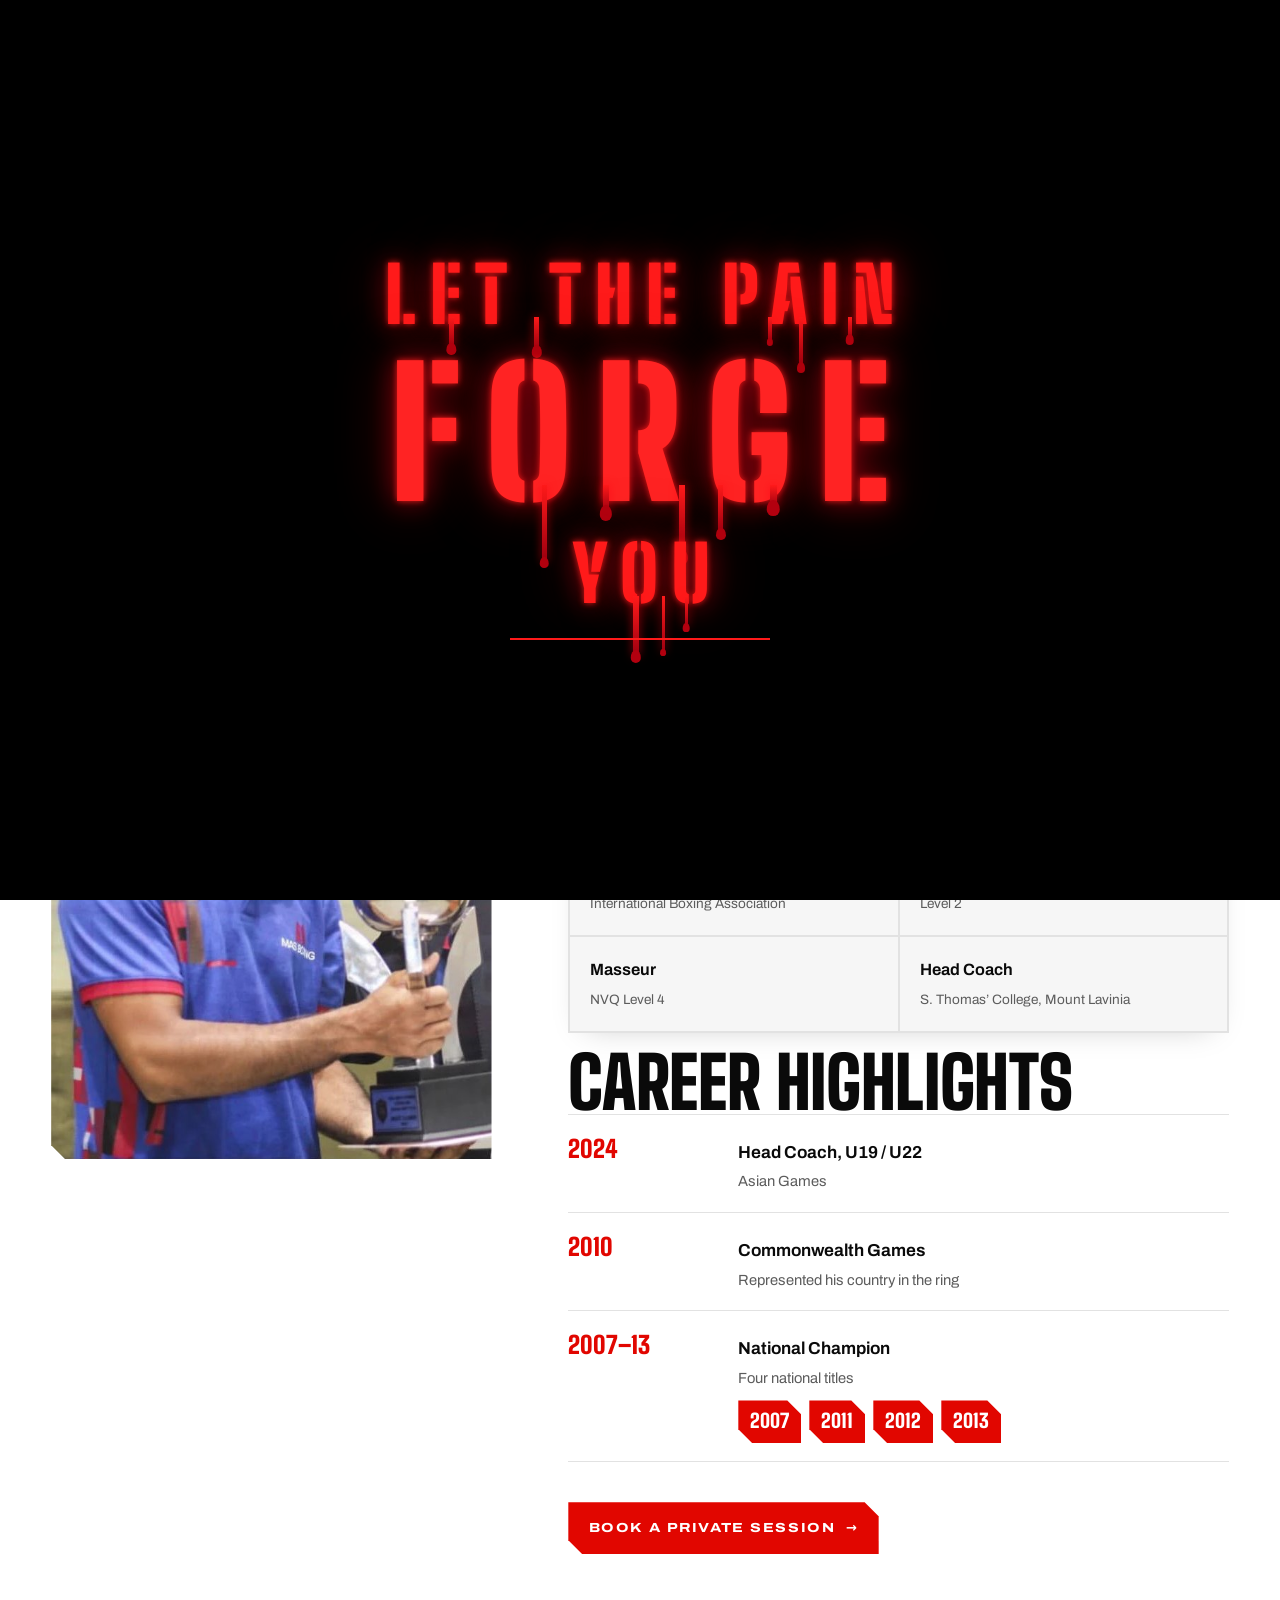
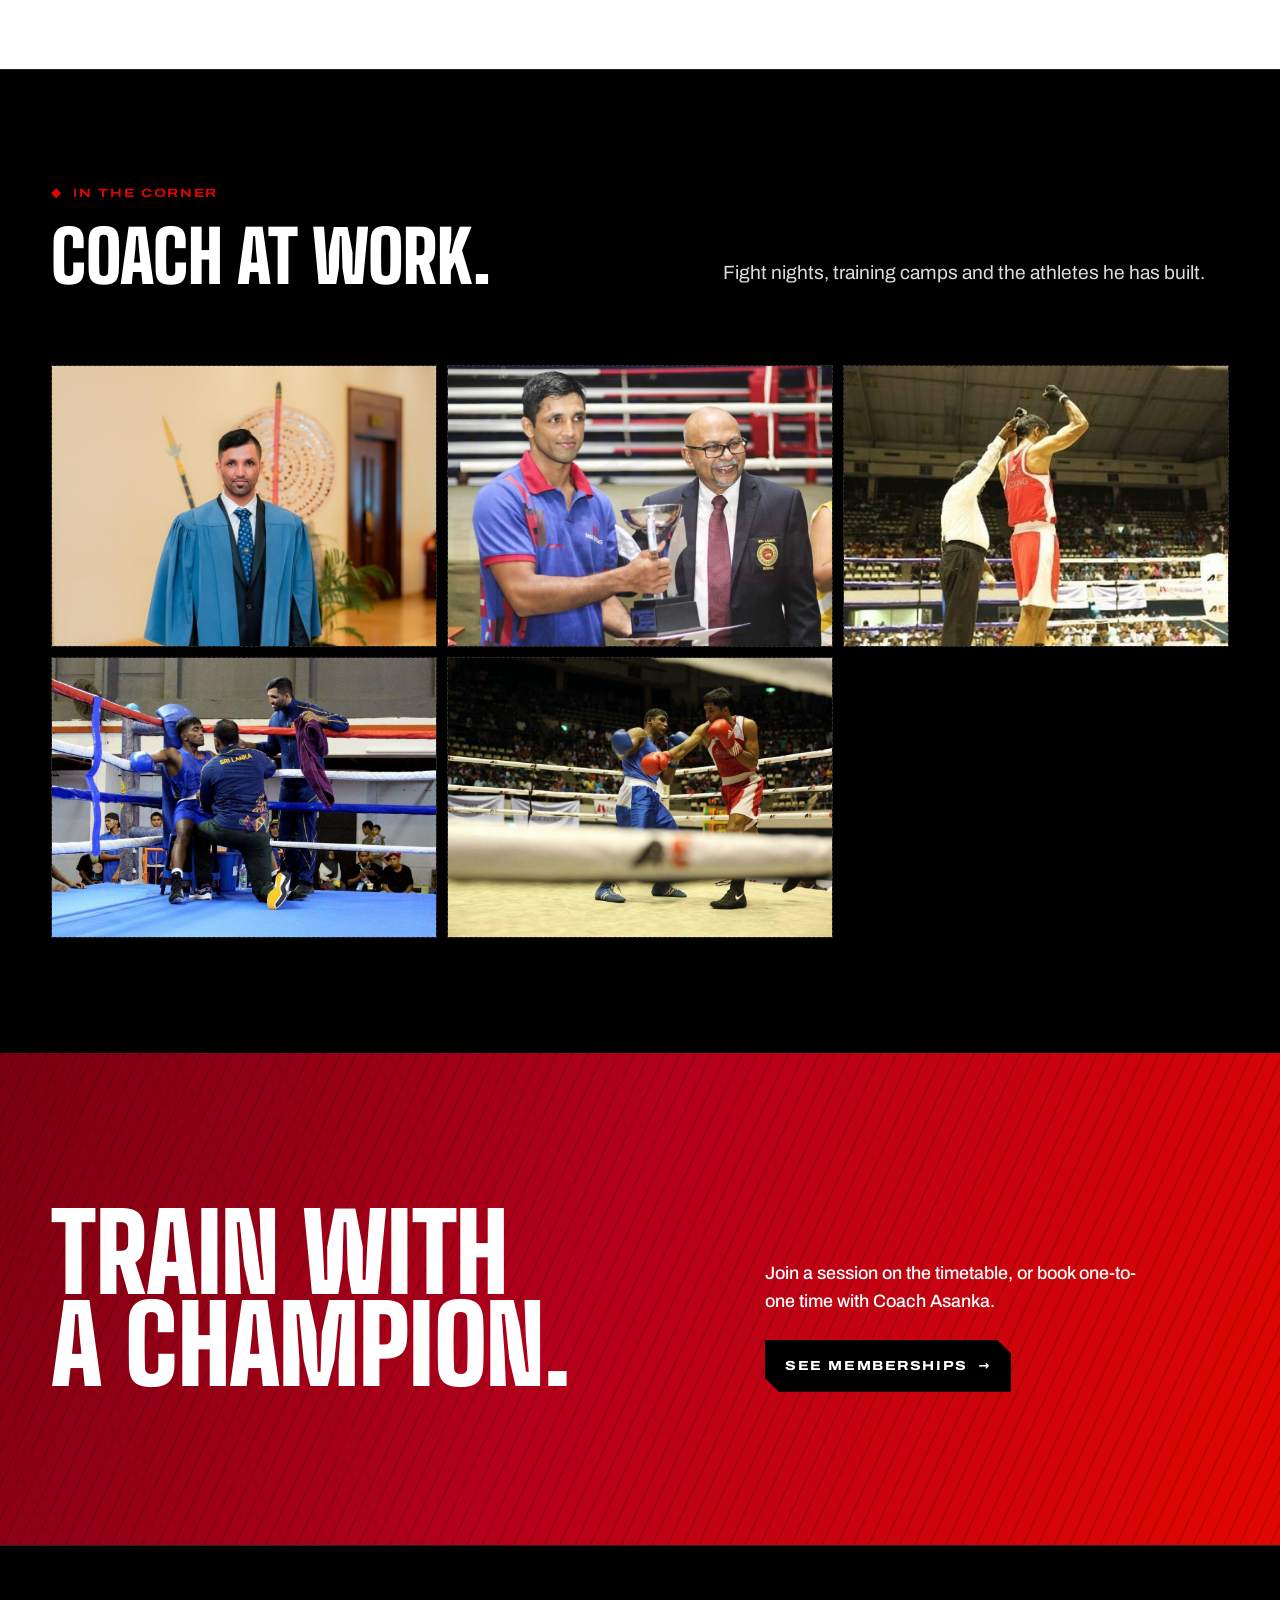
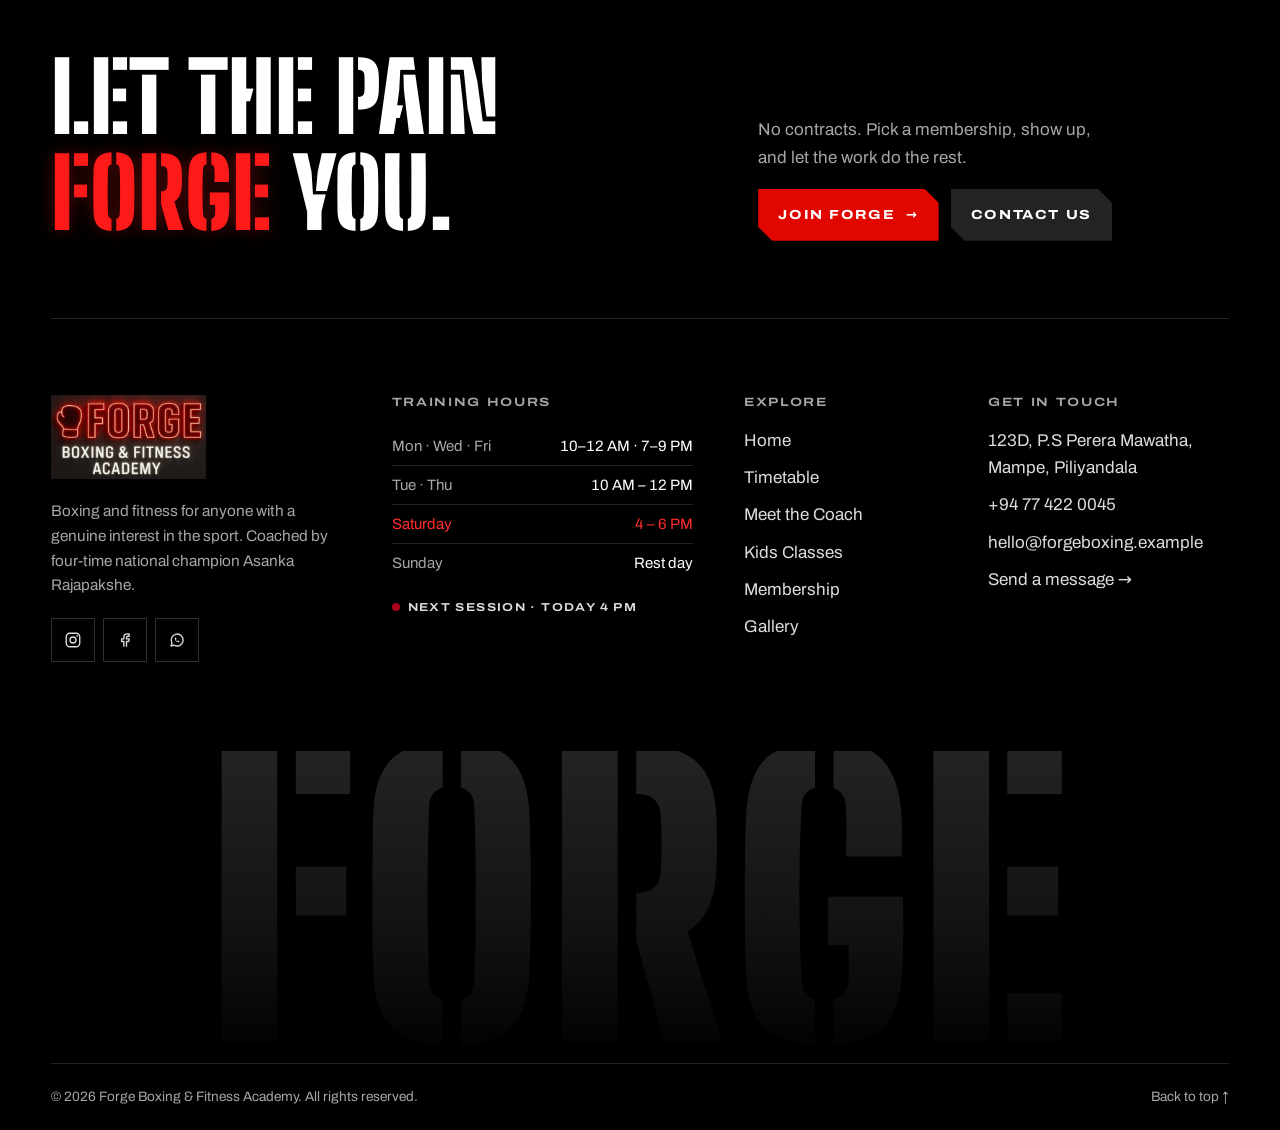
<file: coach.html>
<!doctype html>
<html lang="en">
<head>
<meta charset="utf-8">
<meta name="viewport" content="width=device-width, initial-scale=1, viewport-fit=cover">
<title>Meet the Coach | Forge Boxing & Fitness Academy</title>
<meta name="description" content="Coach Asanka Rajapakshe: four-time national champion, Commonwealth Games 2010, Asian Games 2024 U19/U22 head coach.">
<meta name="theme-color" content="#0a0a0a">
<link rel="canonical" href="https://forgeboxing.fit/coach.html">
<meta property="og:type" content="website">
<meta property="og:site_name" content="Forge Boxing & Fitness Academy">
<meta property="og:title" content="Meet the Coach | Forge Boxing & Fitness Academy">
<meta property="og:description" content="Coach Asanka Rajapakshe: four-time national champion, Commonwealth Games 2010, Asian Games 2024 U19/U22 head coach.">
<meta property="og:url" content="https://forgeboxing.fit/coach.html">
<meta property="og:image" content="https://forgeboxing.fit/assets/img/og-image.png">
<meta property="og:image:width" content="1200">
<meta property="og:image:height" content="630">
<meta name="twitter:card" content="summary_large_image">
<link rel="icon" href="assets/img/favicon.svg" type="image/svg+xml">
<link rel="icon" href="assets/img/favicon-32.png" sizes="32x32" type="image/png">
<link rel="apple-touch-icon" href="assets/img/apple-touch-icon.png">
<link rel="manifest" href="site.webmanifest">
<link rel="preload" href="assets/fonts/big-shoulders-stencil.woff2" as="font" type="font/woff2" crossorigin>
<link rel="preload" href="assets/fonts/big-shoulders.woff2" as="font" type="font/woff2" crossorigin>
<link rel="stylesheet" href="assets/css/styles.css?v=1790406340">
</head>
<body>
<div class="preloader" data-preloader aria-hidden="true">
  <div class="preloader-inner">
    <p class="pl-text"><span class="pl-word">Let the pain</span><span class="pl-word pl-big">Forge</span><span class="pl-word">you</span></p>
    <div class="pl-bar"><i></i></div>
  </div>
</div>
<script>try{if(sessionStorage.getItem("forge-intro"))document.documentElement.classList.add("no-preloader");sessionStorage.setItem("forge-intro","1")}catch(e){}</script>
<a class="skip-link" href="#main">Skip to content</a>

<header class="site-header" data-header>
  <div class="wrap nav">
    <a class="brand" href="index.html" aria-label="Forge Boxing & Fitness Academy home">
      <img class="brand-logo" src="assets/img/logo-forge.png" alt="Forge Boxing &amp; Fitness Academy" width="860" height="466" style="height:60px;width:auto;max-width:none">
    </a>
    <nav aria-label="Main">
      <ul class="nav-links">
        <li><a href="index.html">Home</a></li>
        <li><a href="schedule.html">Timetable</a></li>
        <li><a href="coach.html" aria-current="page">Meet the Coach</a></li>
        <li><a href="membership.html">Membership</a></li>
        <li><a href="gallery.html">Gallery</a></li>
      </ul>
    </nav>
    <div class="nav-end">
      <a class="btn btn-primary btn-sm" href="membership.html">Join now</a>
      <button class="menu-toggle" type="button" aria-expanded="false" aria-controls="mobile-menu"><span></span><b class="sr-only">Open menu</b></button>
    </div>
  </div>
</header>

<div class="mobile-menu" id="mobile-menu" data-mobile-menu inert>
  <nav aria-label="Mobile">
    <ol>
      <li><a href="index.html">Home<span aria-hidden="true">→</span></a></li>
      <li><a href="schedule.html">Timetable<span aria-hidden="true">→</span></a></li>
      <li><a href="coach.html" aria-current="page">Meet the Coach<span aria-hidden="true">→</span></a></li>
      <li><a href="membership.html">Membership<span aria-hidden="true">→</span></a></li>
      <li><a href="gallery.html">Gallery<span aria-hidden="true">→</span></a></li>
    </ol>
  </nav>
  <div class="mobile-menu-foot">
    <span data-open-status></span>
    <p><a href="tel:+94774220045">+94 77 422 0045</a></p>
    <a class="btn btn-primary btn-block" href="membership.html">See memberships <span class="arrow" aria-hidden="true">→</span></a>
  </div>
</div>

<main id="main">
  <section class="page-hero" aria-labelledby="page-title">
    <div class="page-hero-ghost" aria-hidden="true">Coach</div>
    <div class="wrap">
      <div class="page-hero-grid">
        <div>
          <span class="eyebrow label">Meet the coach</span>
          <h1 class="display d-xl" id="page-title">Coach Asanka Rajapakshe.</h1>
        </div>
        <div class="page-hero-aside"><p class="lead">Four-time national champion, Commonwealth Games boxer and head coach at the 2024 Asian Games. Now in your corner at Forge.</p></div>
      </div>
    </div>
  </section>

  <section class="section bg-raised" aria-labelledby="about-title">
    <div class="wrap coach-hero">
      <div class="portrait">
        <img src="assets/img/coach-asanka.jpg" alt="Coach Asanka Rajapakshe" onerror="this.remove()">
        <span class="portrait-name">Asanka</span><span class="portrait-initial" aria-hidden="true">A</span>
      </div>
      <div class="stack" style="--stack: 40px">
        <div class="stack" style="--stack: 18px">
          <span class="label" style="color: var(--heat-4)">About the coach</span>
          <h2 class="display d-l" id="about-title">Qualifications</h2>
          <ul class="creds" role="list">
            <li><b>Diploma in Fitness &amp; Personal Training</b><span>Diploma</span></li>
            <li><b>Physical Fitness Trainer</b><span>NVQ Level 4</span></li>
            <li><b>IBA 1-Star Boxing Coach</b><span>International Boxing Association</span></li>
            <li><b>Ministry of Sports Coach</b><span>Level 2</span></li>
            <li><b>Masseur</b><span>NVQ Level 4</span></li>
            <li><b>Head Coach</b><span>S. Thomas’ College, Mount Lavinia</span></li>
          </ul>
        </div>
        <div class="stack" style="--stack: 18px">
          <h2 class="display d-l">Career highlights</h2>
          <ol class="honours" role="list">
            <li><span class="yr">2024</span><div><strong>Head Coach, U19 / U22</strong><span>Asian Games</span></div></li>
            <li><span class="yr">2010</span><div><strong>Commonwealth Games</strong><span>Represented his country in the ring</span></div></li>
            <li><span class="yr">2007–13</span><div><strong>National Champion</strong><span>Four national titles</span><div class="champ"><b>2007</b><b>2011</b><b>2012</b><b>2013</b></div></div></li>
          </ol>
        </div>
        <a class="btn btn-primary" href="membership.html?interest=private#contact">Book a private session <span class="arrow" aria-hidden="true">→</span></a>
      </div>
    </div>
  </section>

  <section class="section bg-deep seam" aria-labelledby="gallery-title">
    <div class="wrap">
      <div class="section-head">
        <span class="eyebrow label">In the corner</span>
        <h2 class="display d-l" id="gallery-title">Coach at work.</h2>
        <p class="lead">Fight nights, training camps and the athletes he has built.</p>
      </div>
      <div class="gallery">
        <figure data-label="Photo 2"><img src="assets/img/gallery-2.jpg" alt="Coach Asanka at work" loading="lazy" onerror="this.remove()"></figure>
        <figure data-label="Photo 3"><img src="assets/img/gallery-3.jpg" alt="Coach Asanka at work" loading="lazy" onerror="this.remove()"></figure>
        <figure data-label="Photo 4"><img src="assets/img/gallery-4.jpg" alt="Coach Asanka at work" loading="lazy" onerror="this.remove()"></figure>
        <figure data-label="Photo 5"><img src="assets/img/gallery-5.jpg" alt="Coach Asanka at work" loading="lazy" onerror="this.remove()"></figure>
        <figure data-label="Photo 6"><img src="assets/img/gallery-6.jpg" alt="Coach Asanka at work" loading="lazy" onerror="this.remove()"></figure>
      </div>
    </div>
  </section>

  <section class="fire" aria-labelledby="fire-title">
    <div class="wrap fire-grid">
      <h2 class="display d-xl" id="fire-title">Train with a champion.</h2>
      <div class="fire-aside">
        <p>Join a session on the timetable, or book one-to-one time with Coach Asanka.</p>
        <a class="btn btn-ink" href="membership.html">See memberships <span class="arrow" aria-hidden="true">→</span></a>
      </div>
    </div>
  </section>
</main>

<footer class="site-footer">
  <div class="wrap">
    <div class="footer-cta">
      <p class="footer-slogan">Let the pain<br><span>forge</span> you.</p>
      <div class="footer-cta-side">
        <p>No contracts. Pick a membership, show up, and let the work do the rest.</p>
        <div class="cta-row">
          <a class="btn btn-primary" href="membership.html">Join Forge <span class="arrow" aria-hidden="true">→</span></a>
          <a class="btn btn-steel" href="membership.html#contact">Contact us</a>
        </div>
      </div>
    </div>
  </div>
  <div class="wrap footer-grid">
    <div class="footer-brand">
      <a class="brand" href="index.html" aria-label="Forge Boxing & Fitness Academy home">
      <img class="brand-logo" src="assets/img/logo-forge.png" alt="Forge Boxing &amp; Fitness Academy" width="860" height="466" style="height:60px;width:auto;max-width:none">
    </a>
      <p>Boxing and fitness for anyone with a genuine interest in the sport. Coached by four-time national champion Asanka Rajapakshe.</p>
      <div class="socials">
        <a href="https://www.instagram.com/forge_boxing_fitnessacademy/" target="_blank" rel="noopener" aria-label="Forge on Instagram"><svg viewBox="0 0 24 24" fill="none" stroke="currentColor" stroke-width="1.8" aria-hidden="true"><rect x="3" y="3" width="18" height="18" rx="5"/><circle cx="12" cy="12" r="4"/><circle cx="17.5" cy="6.5" r="1.1" fill="currentColor" stroke="none"/></svg></a>
        <a href="https://www.facebook.com/share/1SKfXsPpJ5/?mibextid=wwXIfr" target="_blank" rel="noopener" aria-label="Forge on Facebook"><svg viewBox="0 0 24 24" fill="none" stroke="currentColor" stroke-width="1.8" stroke-linejoin="round" aria-hidden="true"><path d="M14 21v-7h3l.5-3.5H14V8.8c0-1 .4-1.8 1.9-1.8H17.6V4a17 17 0 0 0-2.6-.2c-2.8 0-4.5 1.6-4.5 4.6v2.1H7.5V14h3v7"/></svg></a>
        <a href="https://wa.me/94774220045" aria-label="Message Forge on WhatsApp"><svg viewBox="0 0 24 24" fill="none" stroke="currentColor" stroke-width="1.8" stroke-linejoin="round" aria-hidden="true"><path d="M4 20l1.3-4A8 8 0 1 1 8 18.8z"/><path d="M9 9.5c0 3 2.5 5.5 5.5 5.5l1-1.5-2-1-1 1a4 4 0 0 1-2-2l1-1-1-2z" fill="currentColor" stroke="none"/></svg></a>
      </div>
    </div>
    <div class="footer-col">
      <h2 class="label">Training hours</h2>
      <dl class="hours">
          <div data-days="1,3,5"><dt>Mon · Wed · Fri</dt><dd>10–12 AM · 7–9 PM</dd></div>
          <div data-days="2,4"><dt>Tue · Thu</dt><dd>10 AM – 12 PM</dd></div>
          <div data-days="6"><dt>Saturday</dt><dd>4 – 6 PM</dd></div>
          <div data-days="0"><dt>Sunday</dt><dd>Rest day</dd></div>
        </dl>
      <span data-open-status></span>
    </div>
    <div class="footer-col">
      <h2 class="label">Explore</h2>
      <ul>
        <li><a href="index.html">Home</a></li>
        <li><a href="schedule.html">Timetable</a></li>
        <li><a href="coach.html">Meet the Coach</a></li>
        <li><a href="membership.html#kids">Kids Classes</a></li>
        <li><a href="membership.html">Membership</a></li>
        <li><a href="gallery.html">Gallery</a></li>
      </ul>
    </div>
    <div class="footer-col">
      <h2 class="label">Get in touch</h2>
      <ul>
        <li><a href="https://www.google.com/maps/search/?api=1&amp;query=123D+P.S+Perera+Mawatha+Mampe+Piliyandala" target="_blank" rel="noopener">123D, P.S Perera Mawatha, Mampe, Piliyandala</a></li>
        <li><a href="tel:+94774220045">+94 77 422 0045</a></li>
        <li><a href="mailto:hello@forgeboxing.example">hello@forgeboxing.example</a></li>
        <li><a href="membership.html#contact">Send a message →</a></li>
      </ul>
    </div>
  </div>
  <div class="footer-mark" aria-hidden="true">Forge</div>
  <div class="wrap">
    <div class="footer-base">
      <span>© <span data-year>2026</span> Forge Boxing & Fitness Academy. All rights reserved.</span>
      <a href="#main">Back to top ↑</a>
    </div>
  </div>
</footer>

<script src="assets/js/data.js?v=1790400730" defer></script>
<script src="assets/js/main.js?v=1790400730" defer></script>
<script src="assets/js/preloader.js?v=1790400730" defer></script>
</body>
</html>
</file>
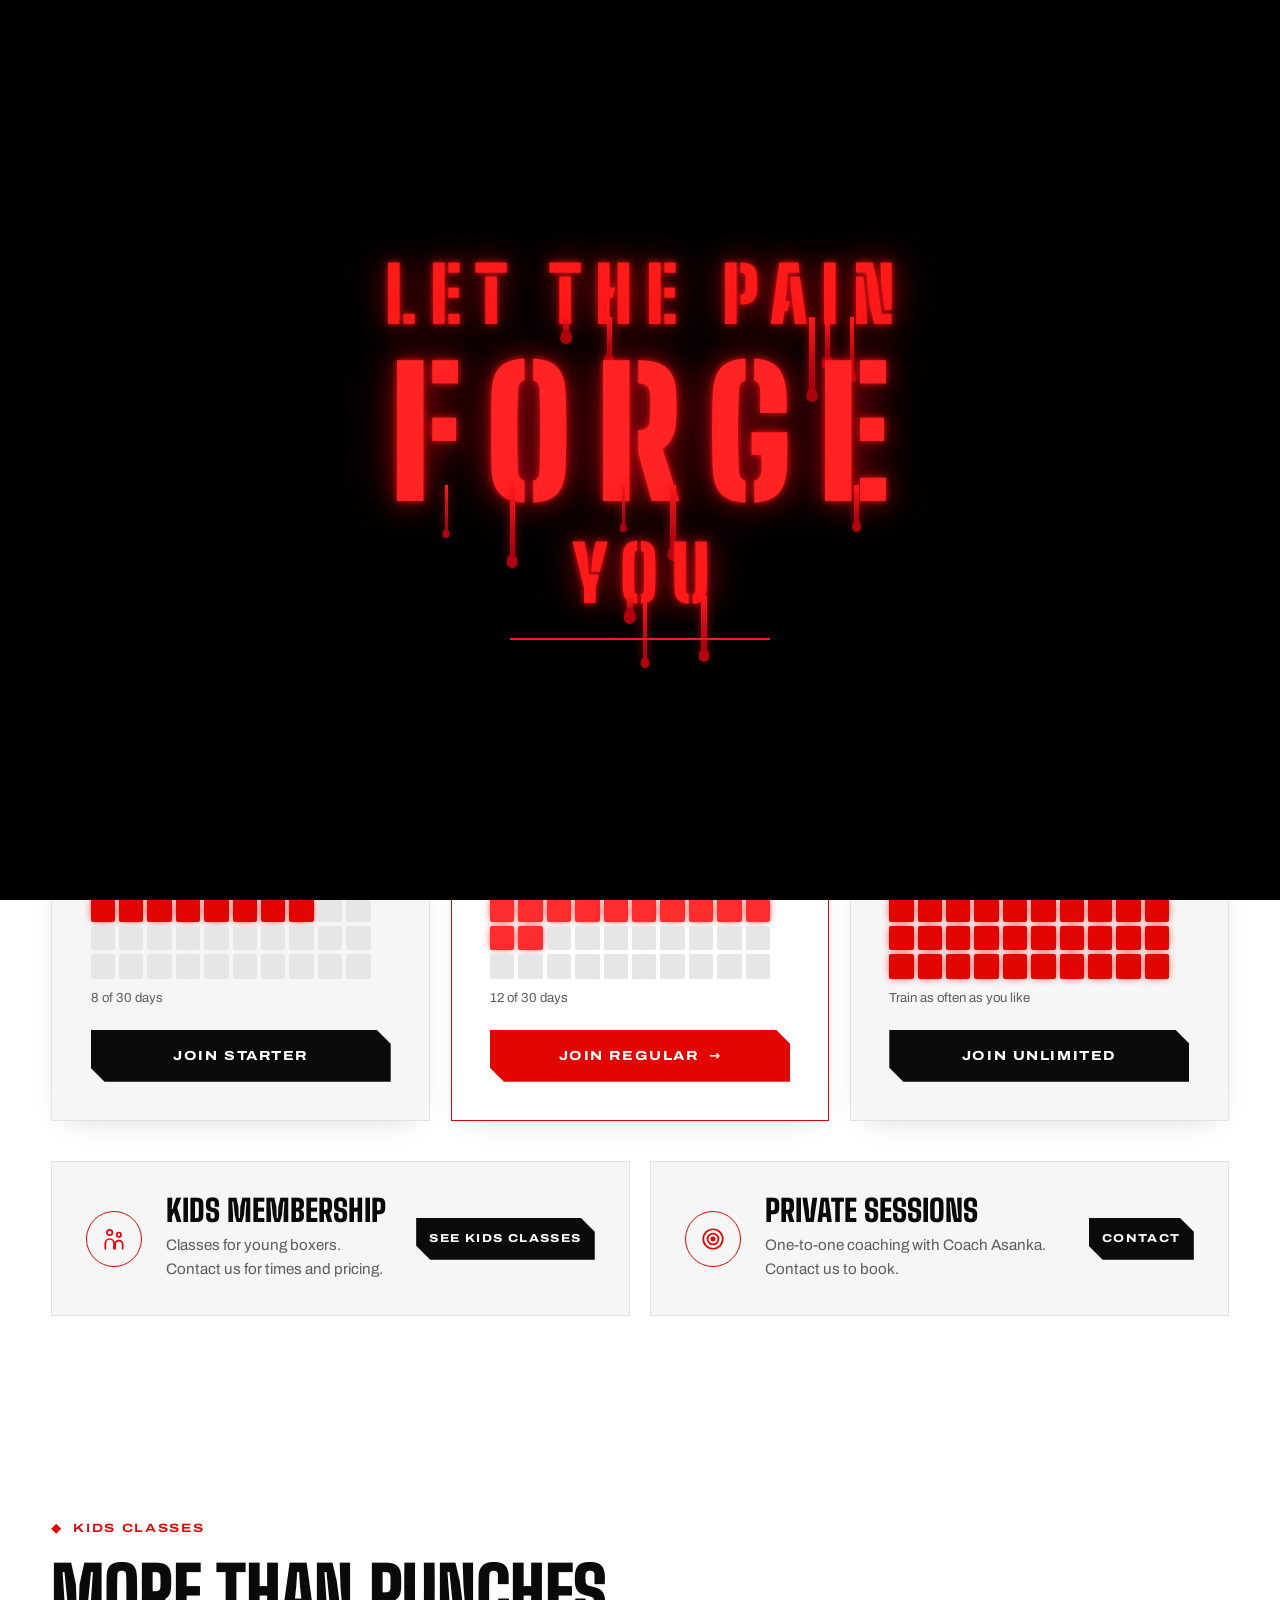
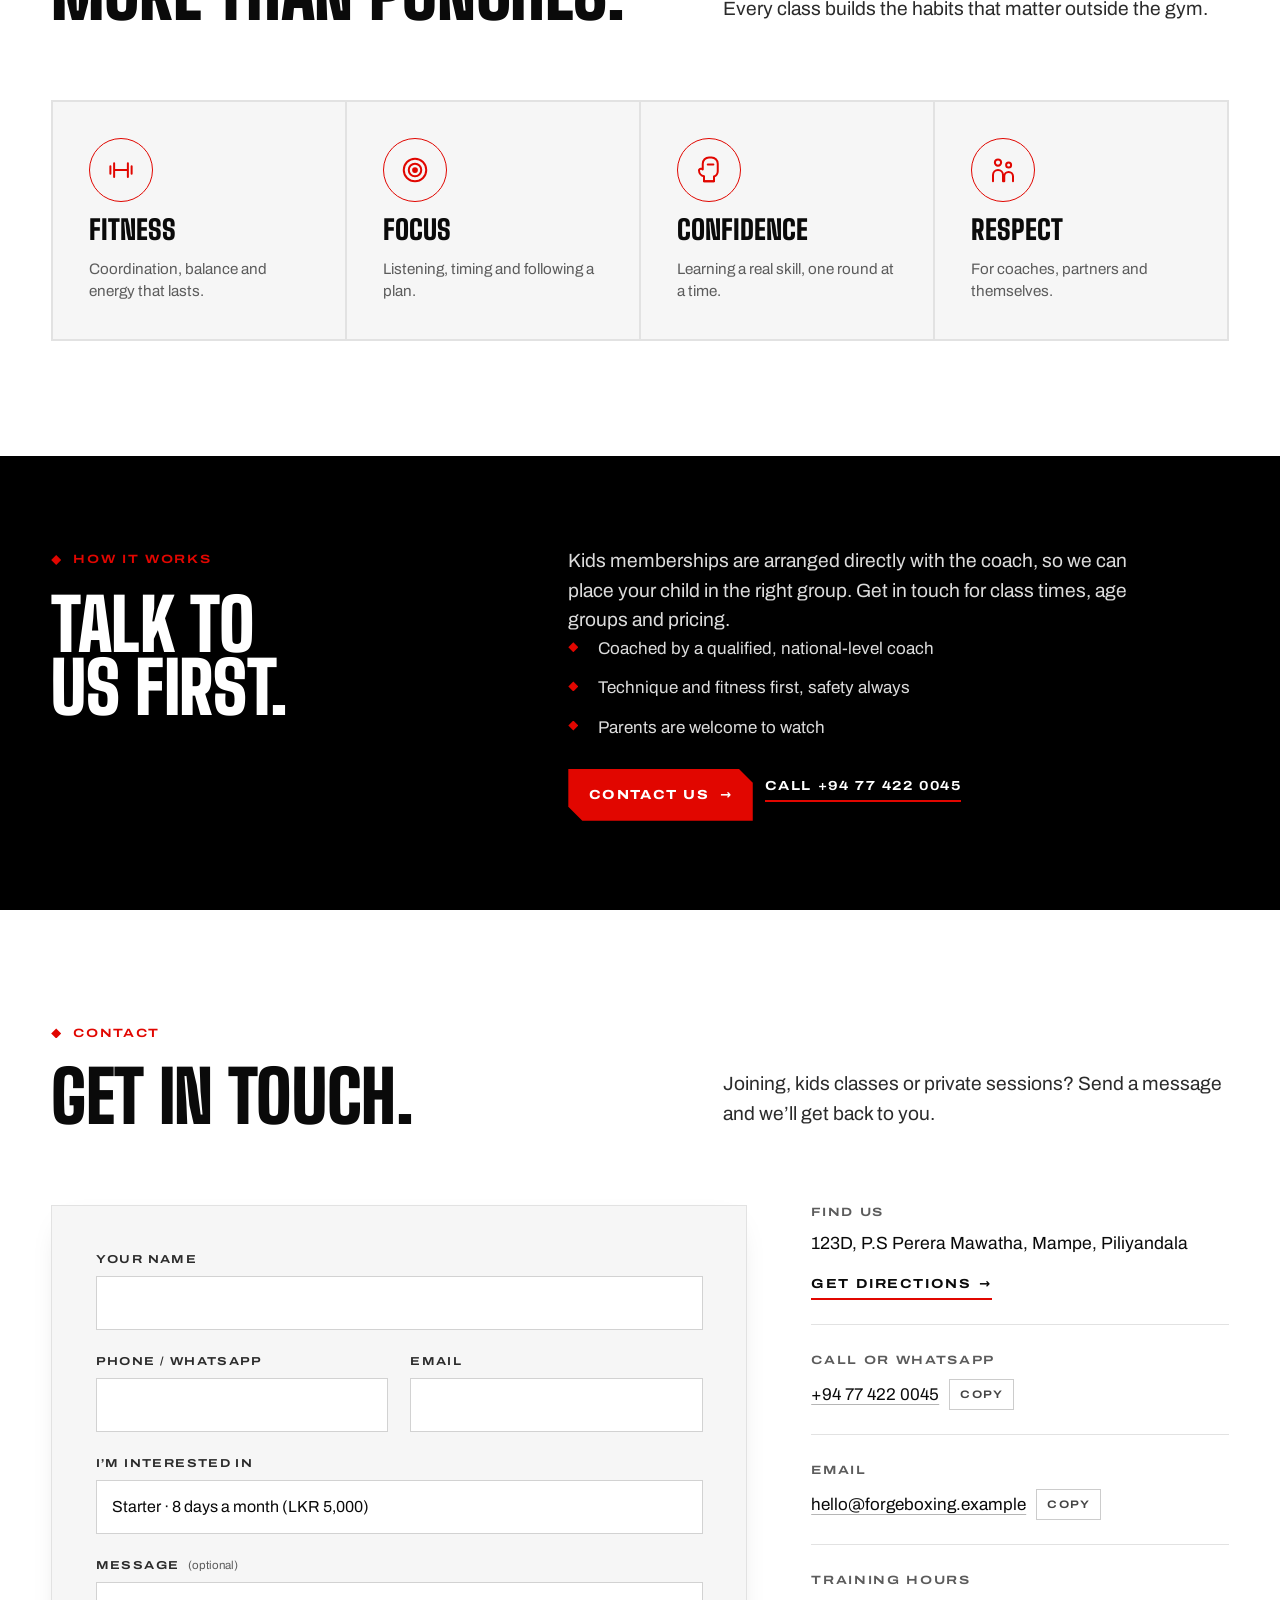
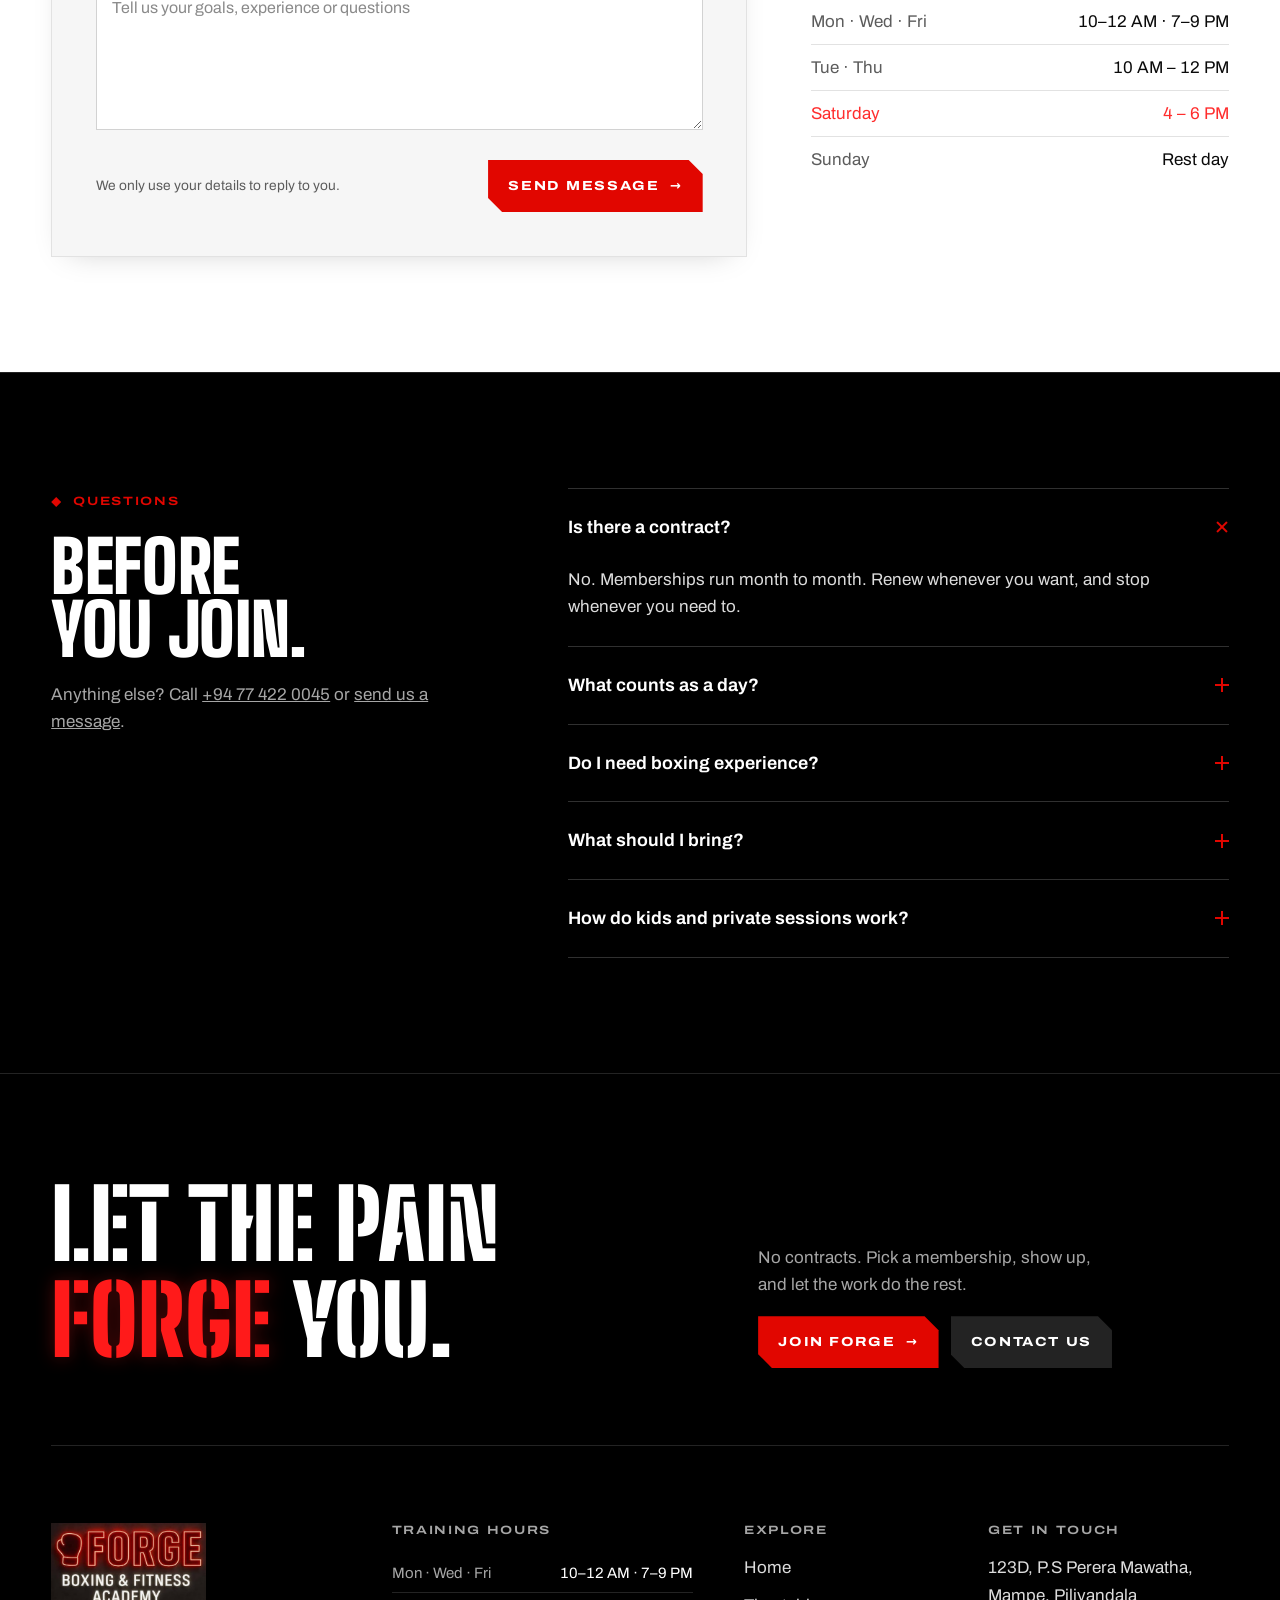
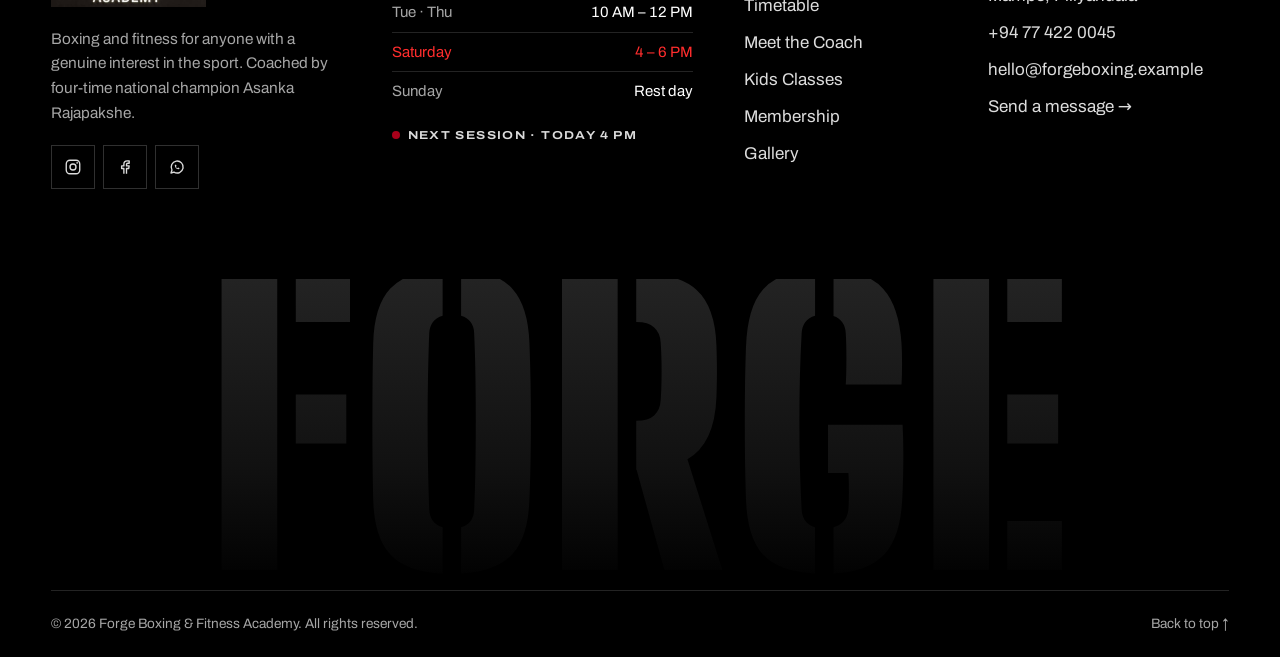
<file: membership.html>
<!doctype html>
<html lang="en">
<head>
<meta charset="utf-8">
<meta name="viewport" content="width=device-width, initial-scale=1, viewport-fit=cover">
<title>Membership | Forge Boxing & Fitness Academy</title>
<meta name="description" content="No-contract boxing memberships: 8 days LKR 5,000, 12 days LKR 7,000, 12+ days LKR 10,000 a month. Kids classes, private sessions and contact details.">
<meta name="theme-color" content="#0a0a0a">
<link rel="canonical" href="https://forgeboxing.fit/membership.html">
<meta property="og:type" content="website">
<meta property="og:site_name" content="Forge Boxing & Fitness Academy">
<meta property="og:title" content="Membership | Forge Boxing & Fitness Academy">
<meta property="og:description" content="No-contract boxing memberships: 8 days LKR 5,000, 12 days LKR 7,000, 12+ days LKR 10,000 a month. Kids classes, private sessions and contact details.">
<meta property="og:url" content="https://forgeboxing.fit/membership.html">
<meta property="og:image" content="https://forgeboxing.fit/assets/img/og-image.png">
<meta property="og:image:width" content="1200">
<meta property="og:image:height" content="630">
<meta name="twitter:card" content="summary_large_image">
<link rel="icon" href="assets/img/favicon.svg" type="image/svg+xml">
<link rel="icon" href="assets/img/favicon-32.png" sizes="32x32" type="image/png">
<link rel="apple-touch-icon" href="assets/img/apple-touch-icon.png">
<link rel="manifest" href="site.webmanifest">
<link rel="preload" href="assets/fonts/big-shoulders-stencil.woff2" as="font" type="font/woff2" crossorigin>
<link rel="preload" href="assets/fonts/big-shoulders.woff2" as="font" type="font/woff2" crossorigin>
<link rel="stylesheet" href="assets/css/styles.css?v=1790406340">
</head>
<body>
<div class="preloader" data-preloader aria-hidden="true">
  <div class="preloader-inner">
    <p class="pl-text"><span class="pl-word">Let the pain</span><span class="pl-word pl-big">Forge</span><span class="pl-word">you</span></p>
    <div class="pl-bar"><i></i></div>
  </div>
</div>
<script>try{if(sessionStorage.getItem("forge-intro"))document.documentElement.classList.add("no-preloader");sessionStorage.setItem("forge-intro","1")}catch(e){}</script>
<a class="skip-link" href="#main">Skip to content</a>

<header class="site-header" data-header>
  <div class="wrap nav">
    <a class="brand" href="index.html" aria-label="Forge Boxing & Fitness Academy home">
      <img class="brand-logo" src="assets/img/logo-forge.png" alt="Forge Boxing &amp; Fitness Academy" width="860" height="466" style="height:60px;width:auto;max-width:none">
    </a>
    <nav aria-label="Main">
      <ul class="nav-links">
        <li><a href="index.html">Home</a></li>
        <li><a href="schedule.html">Timetable</a></li>
        <li><a href="coach.html">Meet the Coach</a></li>
        <li><a href="membership.html" aria-current="page">Membership</a></li>
        <li><a href="gallery.html">Gallery</a></li>
      </ul>
    </nav>
    <div class="nav-end">
      <a class="btn btn-primary btn-sm" href="membership.html">Join now</a>
      <button class="menu-toggle" type="button" aria-expanded="false" aria-controls="mobile-menu"><span></span><b class="sr-only">Open menu</b></button>
    </div>
  </div>
</header>

<div class="mobile-menu" id="mobile-menu" data-mobile-menu inert>
  <nav aria-label="Mobile">
    <ol>
      <li><a href="index.html">Home<span aria-hidden="true">→</span></a></li>
      <li><a href="schedule.html">Timetable<span aria-hidden="true">→</span></a></li>
      <li><a href="coach.html">Meet the Coach<span aria-hidden="true">→</span></a></li>
      <li><a href="membership.html" aria-current="page">Membership<span aria-hidden="true">→</span></a></li>
      <li><a href="gallery.html">Gallery<span aria-hidden="true">→</span></a></li>
    </ol>
  </nav>
  <div class="mobile-menu-foot">
    <span data-open-status></span>
    <p><a href="tel:+94774220045">+94 77 422 0045</a></p>
    <a class="btn btn-primary btn-block" href="membership.html">See memberships <span class="arrow" aria-hidden="true">→</span></a>
  </div>
</div>

<main id="main">
  <section class="page-hero" aria-labelledby="page-title">
    <div class="page-hero-ghost" aria-hidden="true">Member</div>
    <div class="wrap">
      <div class="page-hero-grid">
        <div>
          <span class="eyebrow label">Membership</span>
          <h1 class="display d-xl" id="page-title">Pick your days.</h1>
        </div>
        <div class="page-hero-aside"><p class="lead">Simple memberships with no contract. Renew whenever you want. Every day counts as one visit to any session on the timetable.</p><a class="link-arrow" href="#faq">Common questions <span class="arrow" aria-hidden="true">→</span></a></div>
      </div>
    </div>
  </section>

  <section class="section-tight bg-raised" id="plans" aria-labelledby="plans-title">
    <div class="wrap stack" style="--stack: 40px">
      <h2 class="display d-m" id="plans-title">Monthly memberships</h2>
      <div class="plans">
        <article class="plan">
          <div class="plan-name"><h3 class="display d-s">Starter</h3><span class="tag">2× a week</span></div>
          <div class="per-days">8<small>days / month</small></div>
          <div class="plan-price"><span class="cur">LKR</span><span class="amt">5,000</span><span class="per">per<br>month</span></div>
          <div class="stack" style="--stack: 8px"><div class="cal" aria-hidden="true"><i class="on"></i><i class="on"></i><i class="on"></i><i class="on"></i><i class="on"></i><i class="on"></i><i class="on"></i><i class="on"></i><i></i><i></i><i></i><i></i><i></i><i></i><i></i><i></i><i></i><i></i><i></i><i></i><i></i><i></i><i></i><i></i><i></i><i></i><i></i><i></i><i></i><i></i></div><p class="cal-cap">8 of 30 days</p></div>
          <a class="btn btn-steel btn-block" href="membership.html?interest=m8#contact">Join Starter</a>
        </article>
        <article class="plan is-featured">
          <span class="plan-flag tag tag-hot">Most popular</span>
          <div class="plan-name"><h3 class="display d-s">Regular</h3><span class="tag">3× a week</span></div>
          <div class="per-days">12<small>days / month</small></div>
          <div class="plan-price"><span class="cur">LKR</span><span class="amt">7,000</span><span class="per">per<br>month</span></div>
          <div class="stack" style="--stack: 8px"><div class="cal" aria-hidden="true"><i class="on"></i><i class="on"></i><i class="on"></i><i class="on"></i><i class="on"></i><i class="on"></i><i class="on"></i><i class="on"></i><i class="on"></i><i class="on"></i><i class="on"></i><i class="on"></i><i></i><i></i><i></i><i></i><i></i><i></i><i></i><i></i><i></i><i></i><i></i><i></i><i></i><i></i><i></i><i></i><i></i><i></i></div><p class="cal-cap">12 of 30 days</p></div>
          <a class="btn btn-primary btn-block" href="membership.html?interest=m12#contact">Join Regular <span class="arrow" aria-hidden="true">→</span></a>
        </article>
        <article class="plan">
          <div class="plan-name"><h3 class="display d-s">Unlimited</h3><span class="tag">Every session</span></div>
          <div class="per-days">12+<small>days / month</small></div>
          <div class="plan-price"><span class="cur">LKR</span><span class="amt">10,000</span><span class="per">per<br>month</span></div>
          <div class="stack" style="--stack: 8px"><div class="cal" aria-hidden="true"><i class="on"></i><i class="on"></i><i class="on"></i><i class="on"></i><i class="on"></i><i class="on"></i><i class="on"></i><i class="on"></i><i class="on"></i><i class="on"></i><i class="on"></i><i class="on"></i><i class="on"></i><i class="on"></i><i class="on"></i><i class="on"></i><i class="on"></i><i class="on"></i><i class="on"></i><i class="on"></i><i class="on"></i><i class="on"></i><i class="on"></i><i class="on"></i><i class="on"></i><i class="on"></i><i class="on"></i><i class="on"></i><i class="on"></i><i class="on"></i></div><p class="cal-cap">Train as often as you like</p></div>
          <a class="btn btn-steel btn-block" href="membership.html?interest=m12plus#contact">Join Unlimited</a>
        </article>
      </div>

      <div class="plans-contact">
        <a class="pc" href="#kids"><span class="ico"><svg viewBox="0 0 24 24" fill="none" stroke="currentColor" stroke-width="1.6" stroke-linecap="round" stroke-linejoin="round" aria-hidden="true"><circle cx="8" cy="6" r="2.5"/><circle cx="16.5" cy="8" r="2"/><path d="M4 21v-5a4 4 0 0 1 8 0v5M13 21v-4a3.5 3.5 0 0 1 7 0v4"/></svg></span><div><h3>Kids membership</h3><p>Classes for young boxers. Contact us for times and pricing.</p></div><span class="btn btn-steel btn-sm">See kids classes</span></a>
        <a class="pc" href="membership.html?interest=private#contact"><span class="ico"><svg viewBox="0 0 24 24" fill="none" stroke="currentColor" stroke-width="1.6" stroke-linecap="round" stroke-linejoin="round" aria-hidden="true"><circle cx="12" cy="12" r="9"/><circle cx="12" cy="12" r="5"/><circle cx="12" cy="12" r="1.5" fill="currentColor"/></svg></span><div><h3>Private sessions</h3><p>One-to-one coaching with Coach Asanka. Contact us to book.</p></div><span class="btn btn-steel btn-sm">Contact</span></a>
      </div>
    </div>
  </section>

  <section class="section bg-raised seam" id="kids" aria-labelledby="kids-why">
    <div class="wrap">
      <div class="section-head">
        <span class="eyebrow label">Kids classes</span>
        <h2 class="display d-l" id="kids-why" data-reveal-heat>More than punches.</h2>
        <p class="lead">Every class builds the habits that matter outside the gym.</p>
      </div>
      <div class="amenities" style="margin-top: 0">
        <div class="amenity"><span class="ico"><svg viewBox="0 0 24 24" fill="none" stroke="currentColor" stroke-width="1.6" stroke-linecap="round" stroke-linejoin="round" aria-hidden="true"><path d="M6.5 6.5v11M3.5 9v6M17.5 6.5v11M20.5 9v6M6.5 12h11"/></svg></span><h3>Fitness</h3><p>Coordination, balance and energy that lasts.</p></div>
        <div class="amenity"><span class="ico"><svg viewBox="0 0 24 24" fill="none" stroke="currentColor" stroke-width="1.6" stroke-linecap="round" stroke-linejoin="round" aria-hidden="true"><circle cx="12" cy="12" r="9"/><circle cx="12" cy="12" r="5"/><circle cx="12" cy="12" r="1.5" fill="currentColor"/></svg></span><h3>Focus</h3><p>Listening, timing and following a plan.</p></div>
        <div class="amenity"><span class="ico"><svg viewBox="0 0 24 24" fill="none" stroke="currentColor" stroke-width="1.6" stroke-linecap="round" stroke-linejoin="round" aria-hidden="true"><path d="M7 11.5V7a5 5 0 0 1 5-5h2a5 5 0 0 1 5 5v6a4.5 4.5 0 0 1-3 4.2V21H8v-4a5 5 0 0 1-4-5 2 2 0 0 1 3-.5z"/><path d="M8 21h8M11 7.5h4.5"/></svg></span><h3>Confidence</h3><p>Learning a real skill, one round at a time.</p></div>
        <div class="amenity"><span class="ico"><svg viewBox="0 0 24 24" fill="none" stroke="currentColor" stroke-width="1.6" stroke-linecap="round" stroke-linejoin="round" aria-hidden="true"><circle cx="8" cy="6" r="2.5"/><circle cx="16.5" cy="8" r="2"/><path d="M4 21v-5a4 4 0 0 1 8 0v5M13 21v-4a3.5 3.5 0 0 1 7 0v4"/></svg></span><h3>Respect</h3><p>For coaches, partners and themselves.</p></div>
      </div>
    </div>
  </section>

  <section class="section-tight bg-deep seam" aria-labelledby="kids-how">
    <div class="wrap two-col">
      <div class="stack">
        <span class="eyebrow label">How it works</span>
        <h2 class="display d-l" id="kids-how">Talk to us first.</h2>
      </div>
      <div class="stack" style="--stack: 28px">
        <p class="lead">Kids memberships are arranged directly with the coach, so we can place your child in the right group. Get in touch for class times, age groups and pricing.</p>
        <ul class="ticks" role="list">
          <li>Coached by a qualified, national-level coach</li>
          <li>Technique and fitness first, safety always</li>
          <li>Parents are welcome to watch</li>
        </ul>
        <div class="cta-row">
          <a class="btn btn-primary" href="membership.html?interest=kids#contact">Contact us <span class="arrow" aria-hidden="true">→</span></a>
          <a class="link-arrow" href="tel:+94774220045">Call +94 77 422 0045</a>
        </div>
      </div>
    </div>
  </section>
  <section class="section bg-raised seam" id="contact" aria-labelledby="contact-title">
    <div class="wrap"><div class="section-head"><span class="eyebrow label">Contact</span><h2 class="display d-l" id="contact-title">Get in touch.</h2><p class="lead">Joining, kids classes or private sessions? Send a message and we’ll get back to you.</p></div></div>
    <div class="wrap booking">
      <div class="form-card">
        <form class="form" data-enquiry novalidate>
          <div class="field">
            <label for="name">Your name</label>
            <input class="input" id="name" name="name" type="text" autocomplete="name" required aria-describedby="name-error">
            <p class="field-error" id="name-error"></p>
          </div>
          <div class="field">
            <div class="form-row">
              <div class="field"><label for="phone">Phone / WhatsApp</label><input class="input" id="phone" name="phone" type="tel" autocomplete="tel" inputmode="tel" aria-describedby="contact-error"></div>
              <div class="field"><label for="email">Email</label><input class="input" id="email" name="email" type="email" autocomplete="email" aria-describedby="contact-error"></div>
            </div>
            <p class="field-error" id="contact-error"></p>
          </div>
          <div class="field">
            <label for="interest">I’m interested in</label>
            <select class="input" id="interest" name="interest">
              <option value="m8">Starter · 8 days a month (LKR 5,000)</option>
              <option value="m12">Regular · 12 days a month (LKR 7,000)</option>
              <option value="m12plus">Unlimited · 12+ days a month (LKR 10,000)</option>
              <option value="kids">Kids membership</option>
              <option value="private">Private sessions</option>
              <option value="other">Something else</option>
            </select>
          </div>
          <div class="field">
            <label for="message">Message <span class="opt">(optional)</span></label>
            <textarea class="input" id="message" name="message" rows="5" placeholder="Tell us your goals, experience or questions"></textarea>
          </div>
          <input class="sr-only" type="text" name="_gotcha" tabindex="-1" autocomplete="off" aria-hidden="true">
          <p class="form-status" data-form-status role="alert"></p>
          <div class="form-foot">
            <p>We only use your details to reply to you.</p>
            <button class="btn btn-primary" type="submit" data-submit>Send message <span class="arrow" aria-hidden="true">→</span></button>
          </div>
        </form>
        <div class="confirm" data-confirm hidden tabindex="-1">
          <svg class="confirm-mark" viewBox="0 0 48 48" aria-hidden="true"><path fill="currentColor" d="M2 15.5C8 15.5 11 14 15 14H46V20H38C35 20 33 22 33 25V28L38 33V37H12V33L17 28V25C17 22 15 21 12 20.5C8 20 5 18 2 15.5Z"/></svg>
          <h2 class="display d-l" data-confirm-title>Message received.</h2>
          <p class="lead" data-confirm-text></p>
          <div class="cta-row"><a class="btn btn-steel" data-mailto hidden href="#">Open the email again</a><a class="link-arrow" href="schedule.html">See the timetable <span class="arrow" aria-hidden="true">→</span></a></div>
        </div>
      </div>
      <aside class="info-card" aria-label="Contact details">
        <div class="info-block">
          <h2 class="label">Find us</h2>
          <address>123D, P.S Perera Mawatha, Mampe, Piliyandala</address>
          <a class="link-arrow" href="https://www.google.com/maps/search/?api=1&amp;query=123D+P.S+Perera+Mawatha+Mampe+Piliyandala" target="_blank" rel="noopener">Get directions <span class="arrow" aria-hidden="true">→</span></a>
        </div>
        <div class="info-block">
          <h2 class="label">Call or WhatsApp</h2>
          <div class="copy-row"><a href="tel:+94774220045">+94 77 422 0045</a><button class="copy-btn" type="button" data-copy="+94 77 422 0045">Copy</button></div>
        </div>
        <div class="info-block">
          <h2 class="label">Email</h2>
          <div class="copy-row"><a href="mailto:hello@forgeboxing.example">hello@forgeboxing.example</a><button class="copy-btn" type="button" data-copy="hello@forgeboxing.example">Copy</button></div>
        </div>
        <div class="info-block">
          <h2 class="label">Training hours</h2>
          <dl class="hours">
          <div data-days="1,3,5"><dt>Mon · Wed · Fri</dt><dd>10–12 AM · 7–9 PM</dd></div>
          <div data-days="2,4"><dt>Tue · Thu</dt><dd>10 AM – 12 PM</dd></div>
          <div data-days="6"><dt>Saturday</dt><dd>4 – 6 PM</dd></div>
          <div data-days="0"><dt>Sunday</dt><dd>Rest day</dd></div>
        </dl>
        </div>
      </aside>
    </div>
  </section>
  <section class="section bg-deep seam" id="faq" aria-labelledby="faq-title">
    <div class="wrap two-col">
      <div class="stack">
        <span class="eyebrow label">Questions</span>
        <h2 class="display d-l" id="faq-title">Before you join.</h2>
        <p class="muted">Anything else? Call <a href="tel:+94774220045">+94 77 422 0045</a> or <a href="membership.html#contact">send us a message</a>.</p>
      </div>
      <div class="faq">
        <details open><summary>Is there a contract?</summary><div class="answer"><p>No. Memberships run month to month. Renew whenever you want, and stop whenever you need to.</p></div></details>
        <details><summary>What counts as a day?</summary><div class="answer"><p>One visit to any session on the timetable. Starter gives you 8 of those a month, Regular gives you 12, and Unlimited has no cap.</p></div></details>
        <details><summary>Do I need boxing experience?</summary><div class="answer"><p>No. Forge welcomes anyone with a genuine interest in the sport. The coach will build you up from the basics.</p></div></details>
        <details><summary>What should I bring?</summary><div class="answer"><p>Water, a towel, trainers and clothes you can sweat in. Ask us about gloves and hand wraps before your first session.</p></div></details>
        <details><summary>How do kids and private sessions work?</summary><div class="answer"><p>Both are arranged directly with us. <a href="membership.html#contact">Get in touch</a> and we’ll share times and pricing.</p></div></details>
      </div>
    </div>
  </section>

</main>

<footer class="site-footer">
  <div class="wrap">
    <div class="footer-cta">
      <p class="footer-slogan">Let the pain<br><span>forge</span> you.</p>
      <div class="footer-cta-side">
        <p>No contracts. Pick a membership, show up, and let the work do the rest.</p>
        <div class="cta-row">
          <a class="btn btn-primary" href="membership.html">Join Forge <span class="arrow" aria-hidden="true">→</span></a>
          <a class="btn btn-steel" href="membership.html#contact">Contact us</a>
        </div>
      </div>
    </div>
  </div>
  <div class="wrap footer-grid">
    <div class="footer-brand">
      <a class="brand" href="index.html" aria-label="Forge Boxing & Fitness Academy home">
      <img class="brand-logo" src="assets/img/logo-forge.png" alt="Forge Boxing &amp; Fitness Academy" width="860" height="466" style="height:60px;width:auto;max-width:none">
    </a>
      <p>Boxing and fitness for anyone with a genuine interest in the sport. Coached by four-time national champion Asanka Rajapakshe.</p>
      <div class="socials">
        <a href="https://www.instagram.com/forge_boxing_fitnessacademy/" target="_blank" rel="noopener" aria-label="Forge on Instagram"><svg viewBox="0 0 24 24" fill="none" stroke="currentColor" stroke-width="1.8" aria-hidden="true"><rect x="3" y="3" width="18" height="18" rx="5"/><circle cx="12" cy="12" r="4"/><circle cx="17.5" cy="6.5" r="1.1" fill="currentColor" stroke="none"/></svg></a>
        <a href="https://www.facebook.com/share/1SKfXsPpJ5/?mibextid=wwXIfr" target="_blank" rel="noopener" aria-label="Forge on Facebook"><svg viewBox="0 0 24 24" fill="none" stroke="currentColor" stroke-width="1.8" stroke-linejoin="round" aria-hidden="true"><path d="M14 21v-7h3l.5-3.5H14V8.8c0-1 .4-1.8 1.9-1.8H17.6V4a17 17 0 0 0-2.6-.2c-2.8 0-4.5 1.6-4.5 4.6v2.1H7.5V14h3v7"/></svg></a>
        <a href="https://wa.me/94774220045" aria-label="Message Forge on WhatsApp"><svg viewBox="0 0 24 24" fill="none" stroke="currentColor" stroke-width="1.8" stroke-linejoin="round" aria-hidden="true"><path d="M4 20l1.3-4A8 8 0 1 1 8 18.8z"/><path d="M9 9.5c0 3 2.5 5.5 5.5 5.5l1-1.5-2-1-1 1a4 4 0 0 1-2-2l1-1-1-2z" fill="currentColor" stroke="none"/></svg></a>
      </div>
    </div>
    <div class="footer-col">
      <h2 class="label">Training hours</h2>
      <dl class="hours">
          <div data-days="1,3,5"><dt>Mon · Wed · Fri</dt><dd>10–12 AM · 7–9 PM</dd></div>
          <div data-days="2,4"><dt>Tue · Thu</dt><dd>10 AM – 12 PM</dd></div>
          <div data-days="6"><dt>Saturday</dt><dd>4 – 6 PM</dd></div>
          <div data-days="0"><dt>Sunday</dt><dd>Rest day</dd></div>
        </dl>
      <span data-open-status></span>
    </div>
    <div class="footer-col">
      <h2 class="label">Explore</h2>
      <ul>
        <li><a href="index.html">Home</a></li>
        <li><a href="schedule.html">Timetable</a></li>
        <li><a href="coach.html">Meet the Coach</a></li>
        <li><a href="membership.html#kids">Kids Classes</a></li>
        <li><a href="membership.html">Membership</a></li>
        <li><a href="gallery.html">Gallery</a></li>
      </ul>
    </div>
    <div class="footer-col">
      <h2 class="label">Get in touch</h2>
      <ul>
        <li><a href="https://www.google.com/maps/search/?api=1&amp;query=123D+P.S+Perera+Mawatha+Mampe+Piliyandala" target="_blank" rel="noopener">123D, P.S Perera Mawatha, Mampe, Piliyandala</a></li>
        <li><a href="tel:+94774220045">+94 77 422 0045</a></li>
        <li><a href="mailto:hello@forgeboxing.example">hello@forgeboxing.example</a></li>
        <li><a href="membership.html#contact">Send a message →</a></li>
      </ul>
    </div>
  </div>
  <div class="footer-mark" aria-hidden="true">Forge</div>
  <div class="wrap">
    <div class="footer-base">
      <span>© <span data-year>2026</span> Forge Boxing & Fitness Academy. All rights reserved.</span>
      <a href="#main">Back to top ↑</a>
    </div>
  </div>
</footer>

<script src="assets/js/data.js?v=1790400730" defer></script>
<script src="assets/js/main.js?v=1790400730" defer></script>
<script src="assets/js/preloader.js?v=1790400730" defer></script>
<script src="assets/js/forms.js?v=1790400730" defer></script>
</body>
</html>
</file>
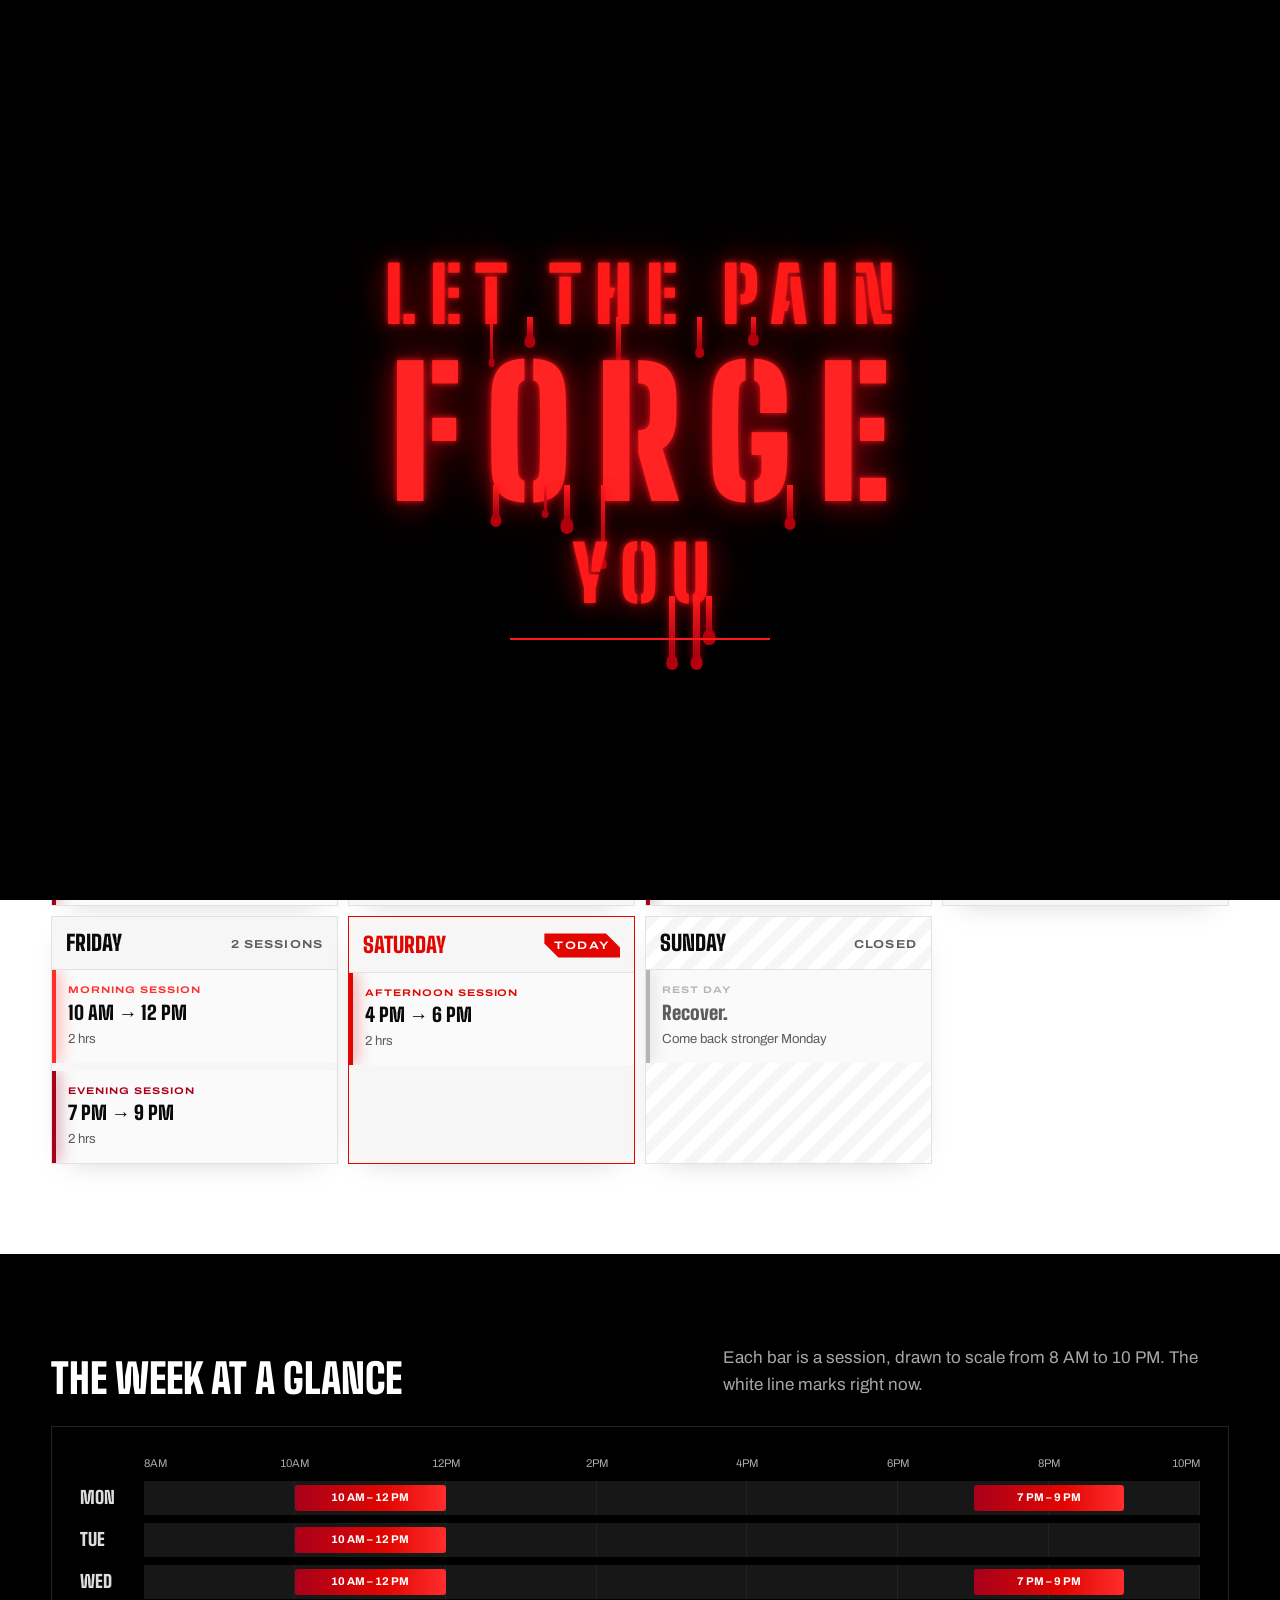
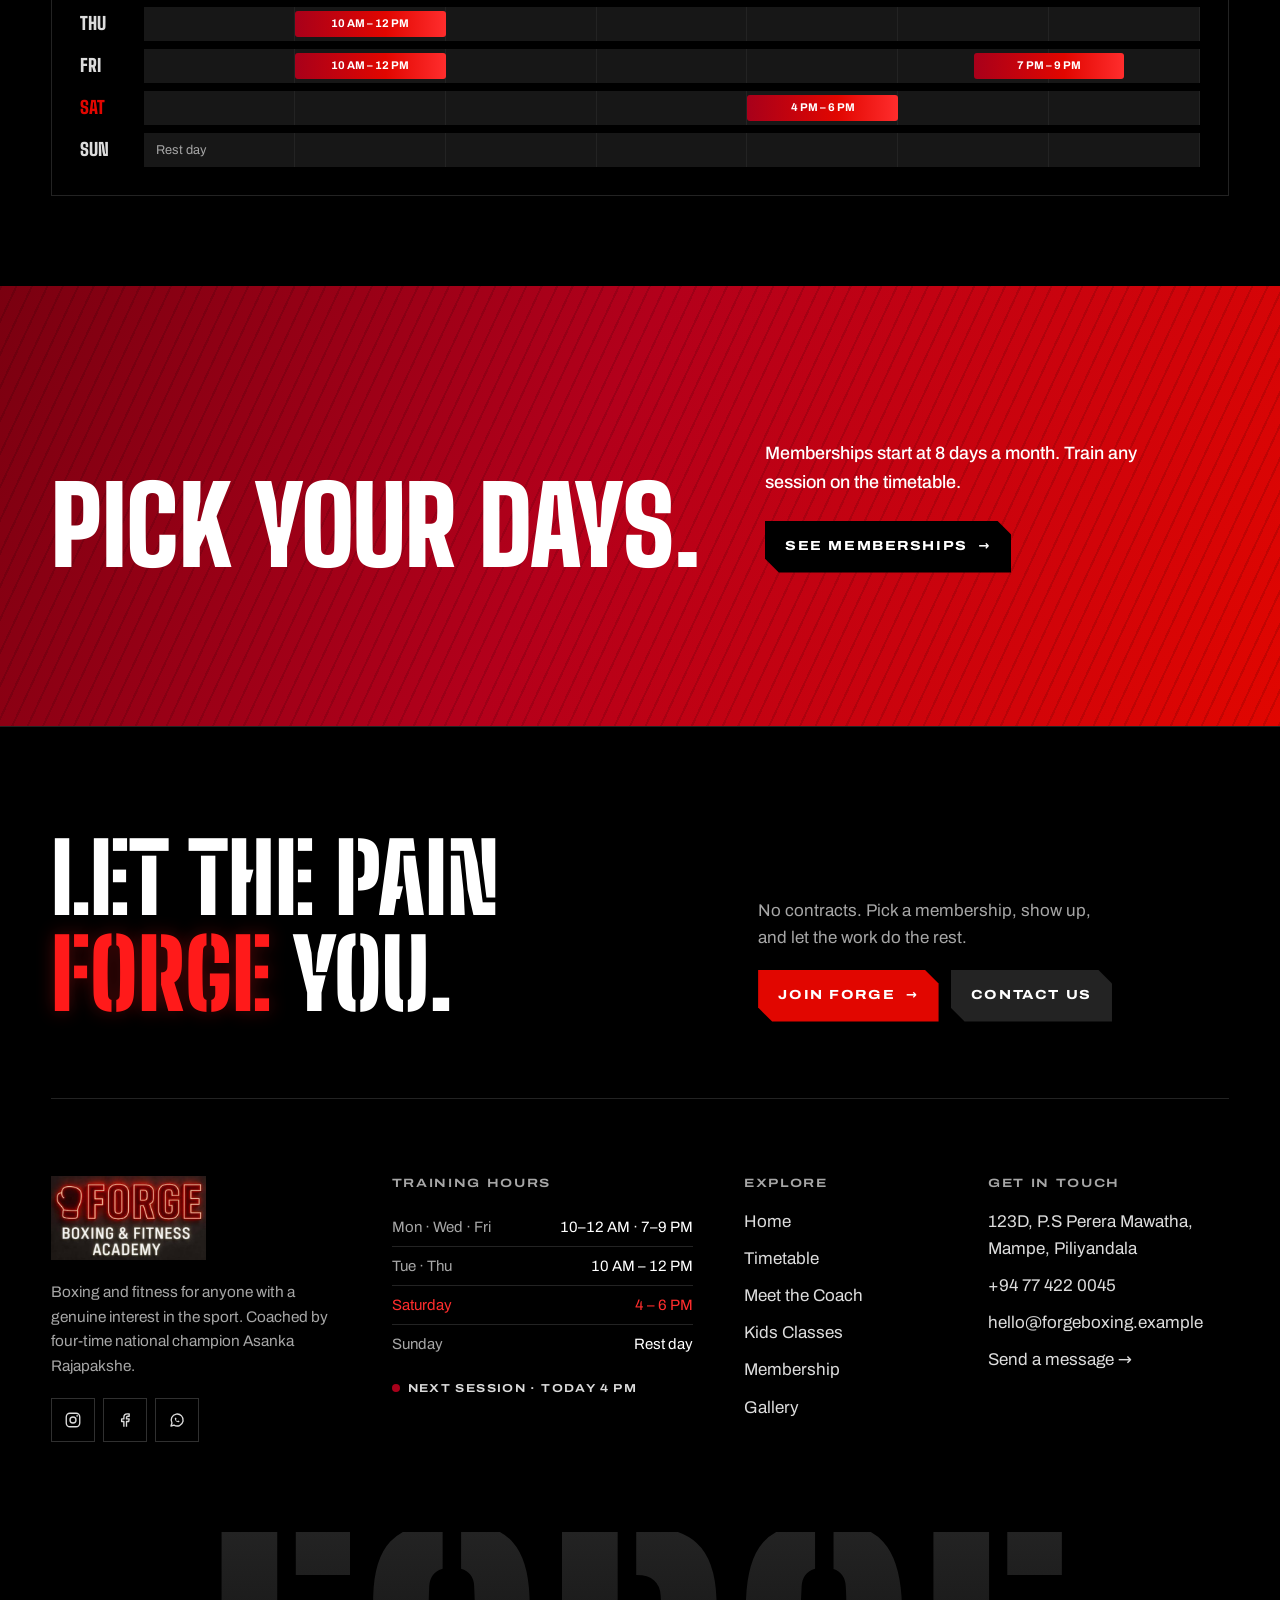
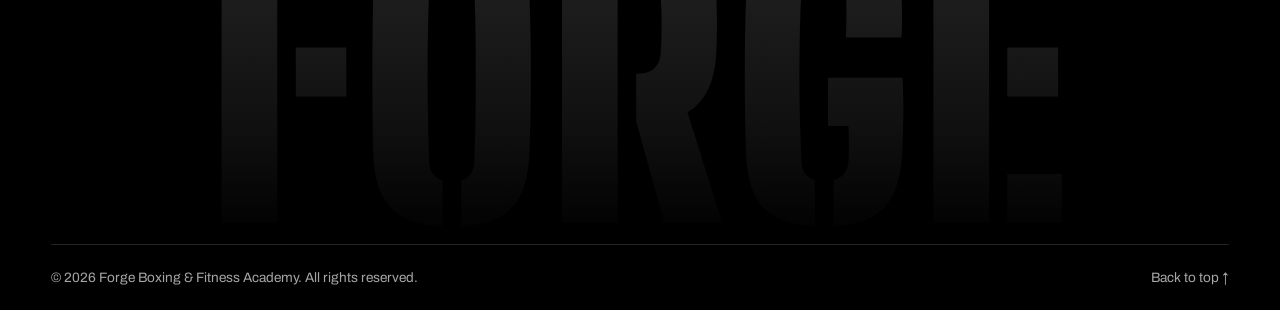
<file: schedule.html>
<!doctype html>
<html lang="en">
<head>
<meta charset="utf-8">
<meta name="viewport" content="width=device-width, initial-scale=1, viewport-fit=cover">
<title>Timetable | Forge Boxing & Fitness Academy</title>
<meta name="description" content="Nine training sessions a week: weekday mornings, Monday, Wednesday and Friday evenings, and Saturday afternoon.">
<meta name="theme-color" content="#0a0a0a">
<link rel="canonical" href="https://forgeboxing.fit/schedule.html">
<meta property="og:type" content="website">
<meta property="og:site_name" content="Forge Boxing & Fitness Academy">
<meta property="og:title" content="Timetable | Forge Boxing & Fitness Academy">
<meta property="og:description" content="Nine training sessions a week: weekday mornings, Monday, Wednesday and Friday evenings, and Saturday afternoon.">
<meta property="og:url" content="https://forgeboxing.fit/schedule.html">
<meta property="og:image" content="https://forgeboxing.fit/assets/img/og-image.png">
<meta property="og:image:width" content="1200">
<meta property="og:image:height" content="630">
<meta name="twitter:card" content="summary_large_image">
<link rel="icon" href="assets/img/favicon.svg" type="image/svg+xml">
<link rel="icon" href="assets/img/favicon-32.png" sizes="32x32" type="image/png">
<link rel="apple-touch-icon" href="assets/img/apple-touch-icon.png">
<link rel="manifest" href="site.webmanifest">
<link rel="preload" href="assets/fonts/big-shoulders-stencil.woff2" as="font" type="font/woff2" crossorigin>
<link rel="preload" href="assets/fonts/big-shoulders.woff2" as="font" type="font/woff2" crossorigin>
<link rel="stylesheet" href="assets/css/styles.css?v=1790406340">
</head>
<body>
<div class="preloader" data-preloader aria-hidden="true">
  <div class="preloader-inner">
    <p class="pl-text"><span class="pl-word">Let the pain</span><span class="pl-word pl-big">Forge</span><span class="pl-word">you</span></p>
    <div class="pl-bar"><i></i></div>
  </div>
</div>
<script>try{if(sessionStorage.getItem("forge-intro"))document.documentElement.classList.add("no-preloader");sessionStorage.setItem("forge-intro","1")}catch(e){}</script>
<a class="skip-link" href="#main">Skip to content</a>

<header class="site-header" data-header>
  <div class="wrap nav">
    <a class="brand" href="index.html" aria-label="Forge Boxing & Fitness Academy home">
      <img class="brand-logo" src="assets/img/logo-forge.png" alt="Forge Boxing &amp; Fitness Academy" width="860" height="466" style="height:60px;width:auto;max-width:none">
    </a>
    <nav aria-label="Main">
      <ul class="nav-links">
        <li><a href="index.html">Home</a></li>
        <li><a href="schedule.html" aria-current="page">Timetable</a></li>
        <li><a href="coach.html">Meet the Coach</a></li>
        <li><a href="membership.html">Membership</a></li>
        <li><a href="gallery.html">Gallery</a></li>
      </ul>
    </nav>
    <div class="nav-end">
      <a class="btn btn-primary btn-sm" href="membership.html">Join now</a>
      <button class="menu-toggle" type="button" aria-expanded="false" aria-controls="mobile-menu"><span></span><b class="sr-only">Open menu</b></button>
    </div>
  </div>
</header>

<div class="mobile-menu" id="mobile-menu" data-mobile-menu inert>
  <nav aria-label="Mobile">
    <ol>
      <li><a href="index.html">Home<span aria-hidden="true">→</span></a></li>
      <li><a href="schedule.html" aria-current="page">Timetable<span aria-hidden="true">→</span></a></li>
      <li><a href="coach.html">Meet the Coach<span aria-hidden="true">→</span></a></li>
      <li><a href="membership.html">Membership<span aria-hidden="true">→</span></a></li>
      <li><a href="gallery.html">Gallery<span aria-hidden="true">→</span></a></li>
    </ol>
  </nav>
  <div class="mobile-menu-foot">
    <span data-open-status></span>
    <p><a href="tel:+94774220045">+94 77 422 0045</a></p>
    <a class="btn btn-primary btn-block" href="membership.html">See memberships <span class="arrow" aria-hidden="true">→</span></a>
  </div>
</div>

<main id="main">
  <section class="page-hero" aria-labelledby="page-title">
    <div class="page-hero-ghost" aria-hidden="true">Rounds</div>
    <div class="wrap">
      <div class="page-hero-grid">
        <div>
          <span class="eyebrow label">Timetable</span>
          <h1 class="display d-xl" id="page-title">Nine sessions. One week.</h1>
        </div>
        <div class="page-hero-aside"><p class="lead">Morning and evening sessions through the week, plus Saturday afternoon. Sunday is for recovery.</p><span data-open-status></span></div>
      </div>
    </div>
  </section>

  <section class="section-tight bg-raised" aria-label="Weekly sessions">
    <div class="wrap">
      <div class="tt-summary">
        <div><b data-count-sessions>9</b><span class="label muted">Sessions a week</span></div>
        <div><b data-count-hours>18</b><span class="label muted">Hours of training</span></div>
        <div class="legend" aria-label="Legend">
          <span><i style="--c: var(--heat-4)"></i>Morning</span>
          <span><i style="--c: var(--heat-3)"></i>Afternoon</span>
          <span><i style="--c: var(--heat-2)"></i>Evening</span>
        </div>
      </div>
      <div class="days" data-timetable>
        <noscript><p>Mon, Wed, Fri: 10 AM – 12 PM and 7 – 9 PM. Tue, Thu: 10 AM – 12 PM. Sat: 4 – 6 PM. Sunday closed.</p></noscript>
      </div>
    </div>
  </section>

  <section class="section-tight bg-deep seam" aria-labelledby="glance-title">
    <div class="wrap stack" style="--stack: 28px">
      <div class="section-head" style="margin-bottom: 0">
        <h2 class="display d-m" id="glance-title">The week at a glance</h2>
        <p class="muted">Each bar is a session, drawn to scale from 8 AM to 10 PM. The white line marks right now.</p>
      </div>
      <div class="table-wrap" style="border: 0"><div class="wkchart" data-weekchart role="img" aria-label="Weekly sessions chart"></div></div>
    </div>
  </section>

  <section class="fire" aria-labelledby="fire-title">
    <div class="wrap fire-grid">
      <h2 class="display d-xl" id="fire-title">Pick your days.</h2>
      <div class="fire-aside">
        <p>Memberships start at 8 days a month. Train any session on the timetable.</p>
        <a class="btn btn-ink" href="membership.html">See memberships <span class="arrow" aria-hidden="true">→</span></a>
      </div>
    </div>
  </section>
</main>

<footer class="site-footer">
  <div class="wrap">
    <div class="footer-cta">
      <p class="footer-slogan">Let the pain<br><span>forge</span> you.</p>
      <div class="footer-cta-side">
        <p>No contracts. Pick a membership, show up, and let the work do the rest.</p>
        <div class="cta-row">
          <a class="btn btn-primary" href="membership.html">Join Forge <span class="arrow" aria-hidden="true">→</span></a>
          <a class="btn btn-steel" href="membership.html#contact">Contact us</a>
        </div>
      </div>
    </div>
  </div>
  <div class="wrap footer-grid">
    <div class="footer-brand">
      <a class="brand" href="index.html" aria-label="Forge Boxing & Fitness Academy home">
      <img class="brand-logo" src="assets/img/logo-forge.png" alt="Forge Boxing &amp; Fitness Academy" width="860" height="466" style="height:60px;width:auto;max-width:none">
    </a>
      <p>Boxing and fitness for anyone with a genuine interest in the sport. Coached by four-time national champion Asanka Rajapakshe.</p>
      <div class="socials">
        <a href="https://www.instagram.com/forge_boxing_fitnessacademy/" target="_blank" rel="noopener" aria-label="Forge on Instagram"><svg viewBox="0 0 24 24" fill="none" stroke="currentColor" stroke-width="1.8" aria-hidden="true"><rect x="3" y="3" width="18" height="18" rx="5"/><circle cx="12" cy="12" r="4"/><circle cx="17.5" cy="6.5" r="1.1" fill="currentColor" stroke="none"/></svg></a>
        <a href="https://www.facebook.com/share/1SKfXsPpJ5/?mibextid=wwXIfr" target="_blank" rel="noopener" aria-label="Forge on Facebook"><svg viewBox="0 0 24 24" fill="none" stroke="currentColor" stroke-width="1.8" stroke-linejoin="round" aria-hidden="true"><path d="M14 21v-7h3l.5-3.5H14V8.8c0-1 .4-1.8 1.9-1.8H17.6V4a17 17 0 0 0-2.6-.2c-2.8 0-4.5 1.6-4.5 4.6v2.1H7.5V14h3v7"/></svg></a>
        <a href="https://wa.me/94774220045" aria-label="Message Forge on WhatsApp"><svg viewBox="0 0 24 24" fill="none" stroke="currentColor" stroke-width="1.8" stroke-linejoin="round" aria-hidden="true"><path d="M4 20l1.3-4A8 8 0 1 1 8 18.8z"/><path d="M9 9.5c0 3 2.5 5.5 5.5 5.5l1-1.5-2-1-1 1a4 4 0 0 1-2-2l1-1-1-2z" fill="currentColor" stroke="none"/></svg></a>
      </div>
    </div>
    <div class="footer-col">
      <h2 class="label">Training hours</h2>
      <dl class="hours">
          <div data-days="1,3,5"><dt>Mon · Wed · Fri</dt><dd>10–12 AM · 7–9 PM</dd></div>
          <div data-days="2,4"><dt>Tue · Thu</dt><dd>10 AM – 12 PM</dd></div>
          <div data-days="6"><dt>Saturday</dt><dd>4 – 6 PM</dd></div>
          <div data-days="0"><dt>Sunday</dt><dd>Rest day</dd></div>
        </dl>
      <span data-open-status></span>
    </div>
    <div class="footer-col">
      <h2 class="label">Explore</h2>
      <ul>
        <li><a href="index.html">Home</a></li>
        <li><a href="schedule.html">Timetable</a></li>
        <li><a href="coach.html">Meet the Coach</a></li>
        <li><a href="membership.html#kids">Kids Classes</a></li>
        <li><a href="membership.html">Membership</a></li>
        <li><a href="gallery.html">Gallery</a></li>
      </ul>
    </div>
    <div class="footer-col">
      <h2 class="label">Get in touch</h2>
      <ul>
        <li><a href="https://www.google.com/maps/search/?api=1&amp;query=123D+P.S+Perera+Mawatha+Mampe+Piliyandala" target="_blank" rel="noopener">123D, P.S Perera Mawatha, Mampe, Piliyandala</a></li>
        <li><a href="tel:+94774220045">+94 77 422 0045</a></li>
        <li><a href="mailto:hello@forgeboxing.example">hello@forgeboxing.example</a></li>
        <li><a href="membership.html#contact">Send a message →</a></li>
      </ul>
    </div>
  </div>
  <div class="footer-mark" aria-hidden="true">Forge</div>
  <div class="wrap">
    <div class="footer-base">
      <span>© <span data-year>2026</span> Forge Boxing & Fitness Academy. All rights reserved.</span>
      <a href="#main">Back to top ↑</a>
    </div>
  </div>
</footer>

<script src="assets/js/data.js?v=1790400730" defer></script>
<script src="assets/js/main.js?v=1790400730" defer></script>
<script src="assets/js/preloader.js?v=1790400730" defer></script>
<script src="assets/js/schedule.js?v=1790400730" defer></script>
</body>
</html>
</file>
<file: assets/css/styles.css>
/* ==================================================================
   FORGE BOXING CLUB — design system
   ------------------------------------------------------------------
   Palette: blued steel for the ground, a blacksmith's heat chart
   (dull red → white-hot) for accents and intensity ratings.
   Type:    Big Shoulders (display + stencil cut), Archivo (text).
   ================================================================== */

@font-face {
  font-family: "Forge Display";
  src: url("../fonts/big-shoulders.woff2") format("woff2");
  font-weight: 100 900;
  font-display: swap;
}
@font-face {
  font-family: "Forge Stencil";
  src: url("../fonts/big-shoulders-stencil.woff2") format("woff2");
  font-weight: 100 900;
  font-display: swap;
}
@font-face {
  font-family: "Forge Text";
  src: url("../fonts/archivo.woff2") format("woff2");
  font-weight: 100 900;
  font-stretch: 62% 125%;
  font-display: swap;
}

:root {
  color-scheme: dark;

  /* Blued steel */
  --steel-950: #000000;
  --steel-900: #0a0a0a;
  --steel-850: #111111;
  --steel-800: #171717;
  --steel-700: #232323;
  --steel-600: #303030;
  --steel-500: #474747;
  --ash: #a6a6a6;
  --bone: #ffffff;
  --bone-dim: #dcdcdc;

  /* Heat chart */
  --heat-1: #6e0010;
  --heat-2: #a8001a;
  --heat-3: #e10600;
  --heat-4: #ff2d2d;
  --heat-5: #ffffff;
  --temper: #bdbdbd;

  --accent: var(--heat-3);
  --ink: #0e1215;
  --danger: #ff7a66;
  --ok: #ffffff;

  --f-display: "Forge Display", "Big Shoulders Display", "Arial Narrow", Impact, sans-serif;
  --f-stencil: "Forge Stencil", "Forge Display", "Arial Narrow", Impact, sans-serif;
  --f-text: "Forge Text", Archivo, ui-sans-serif, system-ui, -apple-system, "Segoe UI", Roboto, sans-serif;

  --gutter: clamp(16px, 4vw, 56px);
  --maxw: 1360px;
  --header-h: 72px;
  --section: clamp(72px, 9vw, 136px);
  --ease-out: cubic-bezier(0.16, 1, 0.3, 1);
  --ease-io: cubic-bezier(0.65, 0, 0.35, 1);
  --notch: 14px;
  --notched: polygon(0 0, calc(100% - var(--notch)) 0, 100% var(--notch), 100% 100%, var(--notch) 100%, 0 calc(100% - var(--notch)));
}

/* ------------------------------------------------------------------
   Base
   ------------------------------------------------------------------ */
*,
*::before,
*::after { box-sizing: border-box; }

html {
  -webkit-text-size-adjust: 100%;
  text-size-adjust: 100%;
  scroll-behavior: smooth;
  scroll-padding-top: calc(var(--header-h) + 24px);
  overflow-x: clip;
  background: var(--steel-900);
}

body {
  margin: 0;
  min-height: 100vh;
  background: var(--steel-900);
  color: var(--bone);
  font-family: var(--f-text);
  font-size: 1.0625rem;
  line-height: 1.6;
  font-stretch: 100%;
  -webkit-font-smoothing: antialiased;
  -moz-osx-font-smoothing: grayscale;
  text-rendering: optimizeLegibility;
  overflow-x: clip;
}

/* Film grain over everything — ties flat fills together */
body::after {
  content: "";
  position: fixed;
  inset: 0;
  z-index: 100;
  pointer-events: none;
  opacity: 0.07;
  background-image: url("data:image/svg+xml,%3Csvg xmlns='http://www.w3.org/2000/svg' width='220' height='220'%3E%3Cfilter id='n'%3E%3CfeTurbulence type='fractalNoise' baseFrequency='.85' numOctaves='3' stitchTiles='stitch'/%3E%3CfeColorMatrix values='0 0 0 0 1 0 0 0 0 1 0 0 0 0 1 0 0 0 .55 0'/%3E%3C/filter%3E%3Crect width='100%25' height='100%25' filter='url(%23n)'/%3E%3C/svg%3E");
}

img, svg, video, canvas { display: block; max-width: 100%; }
img { height: auto; }
a { color: inherit; }
button, input, select, textarea { font: inherit; color: inherit; }
h1, h2, h3, h4, p, ul, ol, dl, dd, figure, blockquote { margin: 0; }
ul[role="list"], ol[role="list"] { list-style: none; padding: 0; }
[hidden] { display: none !important; }
::selection { background: var(--heat-3); color: var(--ink); }

:focus-visible {
  outline: 2px solid var(--heat-4);
  outline-offset: 3px;
}

.sr-only {
  position: absolute !important;
  width: 1px; height: 1px;
  padding: 0; margin: -1px;
  overflow: hidden; clip: rect(0 0 0 0);
  white-space: nowrap; border: 0;
}

.skip-link {
  position: fixed;
  left: 16px;
  top: 12px;
  z-index: 200;
  padding: 12px 18px;
  background: var(--heat-4);
  color: var(--ink);
  font-weight: 700;
  text-decoration: none;
  transform: translateY(-160%);
  transition: transform 0.2s;
}
.skip-link:focus { transform: none; }

@view-transition { navigation: auto; }

/* ------------------------------------------------------------------
   Layout
   ------------------------------------------------------------------ */
.wrap {
  width: 100%;
  max-width: var(--maxw);
  margin-inline: auto;
  padding-inline: var(--gutter);
}
.section { padding-block: var(--section); position: relative; }
.section-tight { padding-block: clamp(56px, 7vw, 104px); }
.section + .section.seam { border-top: 1px solid var(--steel-700); }
.bg-deep { background: var(--steel-950); }
.bg-raised { background: var(--steel-850); }
.stack > * + * { margin-top: var(--stack, 1.25rem); }

/* ------------------------------------------------------------------
   Type
   ------------------------------------------------------------------ */
.display {
  font-family: var(--f-display);
  font-weight: 900;
  text-transform: uppercase;
  line-height: 0.86;
  letter-spacing: -0.005em;
  text-wrap: balance;
}
.stencil { font-family: var(--f-stencil); }
.d-xxl { font-size: clamp(4.5rem, 13vw, 12.5rem); line-height: 0.8; }
.d-xl  { font-size: clamp(3.4rem, 8.4vw, 7.75rem); }
.d-l   { font-size: clamp(2.6rem, 5.6vw, 5rem); line-height: 0.88; }
.d-m   { font-size: clamp(2rem, 3.2vw, 2.9rem); line-height: 0.92; }
.d-s   { font-size: clamp(1.45rem, 2vw, 1.8rem); line-height: 1; font-weight: 800; }

.label {
  font-family: var(--f-text);
  font-size: 0.75rem;
  font-weight: 650;
  font-stretch: 125%;
  letter-spacing: 0.14em;
  text-transform: uppercase;
  line-height: 1.3;
}
.lead {
  font-size: clamp(1.125rem, 1.5vw, 1.3rem);
  line-height: 1.55;
  color: var(--bone-dim);
  max-width: 54ch;
  text-wrap: pretty;
}
.muted { color: var(--ash); }
.prose { max-width: 64ch; color: var(--bone-dim); text-wrap: pretty; }
.prose p + p { margin-top: 1.1em; }
.prose strong { color: var(--bone); font-weight: 650; }
.tnum { font-variant-numeric: tabular-nums; }

.hot {
  background: linear-gradient(100deg, var(--heat-2) 0%, var(--heat-3) 38%, var(--heat-4) 72%, var(--heat-5) 100%);
  background-size: 180% 100%;
  -webkit-background-clip: text;
  background-clip: text;
  color: transparent;
  animation: molten 9s var(--ease-io) infinite alternate;
}
@keyframes molten {
  from { background-position: 0% 50%; }
  to   { background-position: 100% 50%; }
}
.outline-text {
  color: transparent;
  -webkit-text-stroke: 1.5px var(--bone);
}

.eyebrow {
  display: inline-flex;
  align-items: center;
  gap: 12px;
  color: var(--heat-4);
}
.eyebrow::before {
  content: "";
  width: 10px;
  height: 10px;
  background: currentColor;
  clip-path: polygon(50% 0, 100% 50%, 50% 100%, 0 50%);
  flex: none;
}

/* ------------------------------------------------------------------
   Buttons & links
   ------------------------------------------------------------------ */
.btn {
  --notch: 12px;
  display: inline-flex;
  align-items: center;
  justify-content: center;
  gap: 0.8em;
  min-height: 52px;
  padding: 0.95em 1.55em;
  border: 0;
  font-family: var(--f-text);
  font-size: 0.82rem;
  font-weight: 750;
  font-stretch: 118%;
  letter-spacing: 0.12em;
  text-transform: uppercase;
  text-decoration: none;
  line-height: 1.1;
  cursor: pointer;
  clip-path: var(--notched);
  transition: background-color 0.25s, color 0.25s, transform 0.35s var(--ease-out);
  -webkit-tap-highlight-color: transparent;
  white-space: nowrap;
}
.btn:active { transform: translateY(1px) scale(0.99); }
.btn:focus-visible { outline: 2px solid currentColor; outline-offset: -7px; }
.btn-primary { background: var(--accent); color: var(--ink); }
.btn-primary:hover { background: var(--heat-4); }
.btn-steel { background: var(--steel-700); color: var(--bone); }
.btn-steel:hover { background: var(--steel-600); }
.btn-ink { background: var(--ink); color: var(--bone); }
.btn-ink:hover { background: var(--steel-700); }
.btn-sm { min-height: 42px; padding: 0.7em 1.15em; font-size: 0.72rem; --notch: 9px; }
.btn-block { width: 100%; }
.btn .arrow { transition: transform 0.35s var(--ease-out); }
.btn:hover .arrow { transform: translateX(4px); }
.btn[disabled] { opacity: 0.6; cursor: progress; }

.link-arrow {
  display: inline-flex;
  align-items: center;
  gap: 0.6em;
  color: var(--bone);
  text-decoration: none;
  font-size: 0.82rem;
  font-weight: 700;
  font-stretch: 118%;
  letter-spacing: 0.12em;
  text-transform: uppercase;
  padding-block: 6px;
  background: linear-gradient(var(--heat-3), var(--heat-3)) left bottom / 100% 2px no-repeat;
  transition: background-size 0.4s var(--ease-out), color 0.25s;
  justify-self: start;
  align-self: start;
}
.link-arrow:hover { color: var(--heat-4); background-size: 40% 2px; }
.link-arrow .arrow { transition: transform 0.35s var(--ease-out); }
.link-arrow:hover .arrow { transform: translateX(4px); }

.cta-row { display: flex; flex-wrap: wrap; gap: 12px; align-items: center; }

/* ------------------------------------------------------------------
   Tags, heat gauge, status
   ------------------------------------------------------------------ */
.tag {
  --notch: 6px;
  display: inline-flex;
  align-items: center;
  gap: 8px;
  padding: 6px 10px 5px;
  background: var(--steel-700);
  color: var(--bone-dim);
  clip-path: var(--notched);
  font-size: 0.68rem;
  font-weight: 650;
  font-stretch: 125%;
  letter-spacing: 0.14em;
  text-transform: uppercase;
  line-height: 1.2;
  white-space: nowrap;
}
.tag-hot { background: var(--heat-3); color: var(--ink); }
.tag-line { background: transparent; box-shadow: inset 0 0 0 1px var(--steel-500); clip-path: none; }

.heat {
  display: inline-grid;
  grid-template-columns: repeat(5, 1fr);
  gap: 3px;
  width: 78px;
  height: 8px;
  flex: none;
}
.heat i { background: var(--steel-600); }
.heat[data-heat="1"] i:nth-child(-n+1),
.heat[data-heat="2"] i:nth-child(-n+2),
.heat[data-heat="3"] i:nth-child(-n+3),
.heat[data-heat="4"] i:nth-child(-n+4),
.heat[data-heat="5"] i:nth-child(-n+5) { background: var(--c); }
.heat i:nth-child(1) { --c: var(--heat-1); }
.heat i:nth-child(2) { --c: var(--heat-2); }
.heat i:nth-child(3) { --c: var(--heat-3); }
.heat i:nth-child(4) { --c: var(--heat-4); }
.heat i:nth-child(5) { --c: var(--heat-5); }
.heat-sm { width: 52px; height: 6px; gap: 2px; }
.heat-lg { width: 132px; height: 12px; gap: 4px; }

.status {
  display: inline-flex;
  align-items: center;
  gap: 8px;
  font-size: 0.72rem;
  font-weight: 650;
  font-stretch: 118%;
  letter-spacing: 0.12em;
  text-transform: uppercase;
  color: var(--bone-dim);
  white-space: nowrap;
}
.status::before {
  content: "";
  width: 8px;
  height: 8px;
  border-radius: 50%;
  background: var(--steel-500);
  flex: none;
}
.status.is-open::before {
  background: var(--ok);
  box-shadow: 0 0 0 0 rgba(255, 255, 255, 0.6);
  animation: pulse 2.4s infinite;
}
.status.is-closed::before { background: var(--heat-2); }
@keyframes pulse {
  0% { box-shadow: 0 0 0 0 rgba(255, 255, 255, 0.55); }
  70% { box-shadow: 0 0 0 9px rgba(255, 255, 255, 0); }
  100% { box-shadow: 0 0 0 0 rgba(255, 255, 255, 0); }
}

/* ------------------------------------------------------------------
   Header & navigation
   ------------------------------------------------------------------ */
.site-header {
  position: fixed;
  inset: 0 0 auto 0;
  z-index: 60;
  padding-top: env(safe-area-inset-top, 0px);
  border-bottom: 1px solid transparent;
  transition: background-color 0.35s, border-color 0.35s, transform 0.45s var(--ease-out);
}
.site-header.is-solid {
  background: rgba(10, 10, 10, 0.84);
  -webkit-backdrop-filter: blur(14px) saturate(1.3);
  backdrop-filter: blur(14px) saturate(1.3);
  border-color: var(--steel-700);
}
.site-header.is-hidden { transform: translateY(-101%); }
.menu-open .site-header { transform: none; background: transparent; border-color: transparent; backdrop-filter: none; -webkit-backdrop-filter: none; }

.nav {
  display: flex;
  align-items: center;
  justify-content: space-between;
  gap: 24px;
  height: var(--header-h);
}
.brand {
  display: inline-flex;
  align-items: center;
  gap: 11px;
  color: var(--bone);
  text-decoration: none;
  flex: none;
}
.brand-mark { width: 40px; height: 40px; color: var(--heat-3); transition: transform 0.6s var(--ease-out); }
.brand:hover .brand-mark { transform: rotate(-8deg) scale(1.05); }
.brand-word {
  display: grid;
  font-family: var(--f-display);
  font-weight: 900;
  font-size: 1.9rem;
  letter-spacing: 0.05em;
  line-height: 0.8;
  text-transform: uppercase;
}
.brand-sub {
  font-family: var(--f-text);
  font-size: 0.55rem;
  font-weight: 650;
  font-stretch: 125%;
  letter-spacing: 0.32em;
  color: var(--ash);
  margin-top: 5px;
}
.nav-links {
  display: flex;
  gap: clamp(18px, 2.2vw, 36px);
  list-style: none;
  margin: 0;
  padding: 0;
}
.nav-links a {
  position: relative;
  display: block;
  padding-block: 10px;
  color: var(--bone-dim);
  text-decoration: none;
  font-size: 0.76rem;
  font-weight: 650;
  font-stretch: 122%;
  letter-spacing: 0.14em;
  text-transform: uppercase;
  transition: color 0.2s;
}
.nav-links a::after {
  content: "";
  position: absolute;
  left: 0;
  right: 0;
  bottom: 3px;
  height: 2px;
  background: var(--heat-3);
  transform: scaleX(0);
  transform-origin: right;
  transition: transform 0.4s var(--ease-out);
}
.nav-links a:hover,
.nav-links a[aria-current="page"] { color: var(--bone); }
.nav-links a:hover::after,
.nav-links a[aria-current="page"]::after { transform: scaleX(1); transform-origin: left; }
.nav-end { display: flex; align-items: center; gap: 18px; }

.menu-toggle {
  display: none;
  position: relative;
  width: 48px;
  height: 48px;
  margin-right: -8px;
  border: 0;
  background: transparent;
  cursor: pointer;
}
.menu-toggle span,
.menu-toggle span::before {
  position: absolute;
  left: 12px;
  width: 24px;
  height: 2px;
  background: var(--bone);
  transition: transform 0.4s var(--ease-out), top 0.4s var(--ease-out), width 0.4s var(--ease-out);
}
.menu-toggle span { top: 20px; }
.menu-toggle span::before { content: ""; left: 0; top: 7px; width: 16px; }
.menu-toggle[aria-expanded="true"] span { top: 23px; transform: rotate(45deg); }
.menu-toggle[aria-expanded="true"] span::before { top: 0; width: 24px; transform: rotate(-90deg); }

.mobile-menu {
  position: fixed;
  inset: 0;
  z-index: 55;
  display: flex;
  flex-direction: column;
  justify-content: space-between;
  gap: 32px;
  padding: calc(var(--header-h) + env(safe-area-inset-top, 0px) + 24px) var(--gutter) calc(32px + env(safe-area-inset-bottom, 0px));
  background:
    radial-gradient(120% 60% at 100% 100%, rgba(225, 6, 0, 0.22), transparent 60%),
    var(--steel-950);
  overflow-y: auto;
  clip-path: inset(0 0 100% 0);
  visibility: hidden;
  transition: clip-path 0.6s var(--ease-out), visibility 0s linear 0.6s;
}
.mobile-menu.is-open {
  clip-path: inset(0 0 0 0);
  visibility: visible;
  transition: clip-path 0.6s var(--ease-out), visibility 0s;
}
.mobile-menu ol { list-style: none; margin: 0; padding: 0; counter-reset: m; }
.mobile-menu li { border-bottom: 1px solid var(--steel-700); }
.mobile-menu li a {
  display: flex;
  align-items: baseline;
  justify-content: space-between;
  padding-block: 12px;
  font-family: var(--f-display);
  font-weight: 900;
  font-size: clamp(2.6rem, 11vw, 4.2rem);
  line-height: 1;
  text-transform: uppercase;
  text-decoration: none;
  color: var(--bone);
  transform: translateY(30px);
  opacity: 0;
  transition: transform 0.6s var(--ease-out), opacity 0.6s, color 0.2s;
}
.mobile-menu li a[aria-current="page"] { color: var(--heat-3); }
.mobile-menu.is-open li a { transform: none; opacity: 1; }
.mobile-menu.is-open li:nth-child(2) a { transition-delay: 0.05s; }
.mobile-menu.is-open li:nth-child(3) a { transition-delay: 0.1s; }
.mobile-menu.is-open li:nth-child(4) a { transition-delay: 0.15s; }
.mobile-menu.is-open li:nth-child(5) a { transition-delay: 0.2s; }
.mobile-menu.is-open li:nth-child(6) a { transition-delay: 0.25s; }
.mobile-menu-foot { display: grid; gap: 18px; color: var(--ash); font-size: 0.95rem; }
.mobile-menu-foot a { color: var(--bone); }

@media (max-width: 1080px) {
  .nav-links, .nav-end .status { display: none; }
  .menu-toggle { display: block; }
}
@media (max-width: 420px) {
  .nav-end .btn { display: none; }
}
body.menu-open { overflow: hidden; }

/* ------------------------------------------------------------------
   Hero (home)
   ------------------------------------------------------------------ */
.hero {
  position: relative;
  isolation: isolate;
  overflow: hidden;
  padding-top: calc(var(--header-h) + env(safe-area-inset-top, 0px) + clamp(28px, 5vw, 64px));
  background:
    radial-gradient(55% 70% at 78% 62%, rgba(225, 6, 0, 0.20), rgba(168, 0, 26, 0.08) 45%, transparent 72%),
    radial-gradient(40% 50% at 10% 110%, rgba(255, 255, 255, 0.10), transparent 70%),
    var(--steel-900);
}
.hero-canvas {
  position: absolute;
  inset: 0;
  z-index: -1;
  width: 100%;
  height: 100%;
  pointer-events: none;
}
.hero-grid {
  display: grid;
  grid-template-columns: minmax(0, 1.45fr) minmax(0, 1fr);
  gap: clamp(16px, 3vw, 48px);
  align-items: end;
}
.hero-copy { padding-bottom: clamp(40px, 6vw, 88px); position: relative; z-index: 2; }
.hero-meta { display: flex; flex-wrap: wrap; align-items: center; gap: 14px 22px; margin-bottom: clamp(20px, 3vw, 36px); }
.hero-title { margin-bottom: clamp(22px, 3vw, 36px); font-size: clamp(3.3rem, 8.4vw, 8rem); line-height: 0.84; }
.hero-title .line { display: block; }
.hero-title .line-2 { padding-left: 0.04em; }
.hero .lead { margin-bottom: 32px; }

.hero-stats {
  display: grid;
  grid-template-columns: repeat(4, minmax(0, 1fr));
  border-top: 1px solid var(--steel-600);
  position: relative;
  z-index: 2;
  background: rgba(0, 0, 0, 0.55);
  -webkit-backdrop-filter: blur(6px);
  backdrop-filter: blur(6px);
}
.hero-stats > div {
  padding: clamp(18px, 2.4vw, 28px) clamp(14px, 2vw, 28px);
  border-left: 1px solid var(--steel-700);
  display: grid;
  gap: 6px;
}
.hero-stats > div:first-child { border-left: 0; padding-left: 0; }
.stat-num {
  font-family: var(--f-display);
  font-weight: 900;
  font-size: clamp(2.2rem, 4vw, 3.5rem);
  line-height: 0.85;
  font-variant-numeric: tabular-nums;
}
.stat-num sup { font-size: 0.45em; vertical-align: top; margin-left: 2px; color: var(--heat-3); }

/* Heavy bag */
.bag-stage {
  position: relative;
  align-self: stretch;
  min-height: clamp(440px, 60vw, 700px);
  margin-top: calc(-1 * clamp(28px, 5vw, 64px));
  touch-action: manipulation;
  user-select: none;
  -webkit-user-select: none;
  cursor: pointer;
}
.bag-svg {
  position: absolute;
  left: 50%;
  top: 0;
  height: calc(100% - 64px);
  width: auto;
  max-width: none;
  transform: translateX(-50%);
  overflow: visible;
  filter: drop-shadow(0 40px 60px rgba(0, 0, 0, 0.55));
}
.bag-sparks {
  position: absolute;
  inset: 0;
  width: 100%;
  height: 100%;
  pointer-events: none;
}
.bag-hud {
  position: absolute;
  right: 0;
  top: clamp(16px, 3vw, 40px);
  display: grid;
  gap: 10px;
  justify-items: end;
  text-align: right;
  pointer-events: none;
  z-index: 3;
}
.bag-readout {
  display: grid;
  grid-template-columns: auto auto;
  gap: 2px 18px;
  padding: 14px 16px;
  background: rgba(0, 0, 0, 0.72);
  -webkit-backdrop-filter: blur(8px);
  backdrop-filter: blur(8px);
  border: 1px solid var(--steel-600);
  font-variant-numeric: tabular-nums;
}
.bag-readout dt { color: var(--ash); font-size: 0.64rem; font-weight: 650; font-stretch: 125%; letter-spacing: 0.14em; text-transform: uppercase; align-self: center; text-align: left; }
.bag-readout dd { font-family: var(--f-display); font-weight: 800; font-size: 1.5rem; line-height: 1.1; }
.bag-readout dd b { font-weight: 800; color: var(--heat-4); }
.bag-call {
  font-family: var(--f-display);
  font-weight: 900;
  font-size: clamp(2rem, 3.4vw, 3rem);
  line-height: 0.9;
  text-transform: uppercase;
  color: var(--heat-4);
  min-height: 1em;
  opacity: 0;
  transform: translateY(8px);
}
.bag-call.is-on { animation: call 0.9s var(--ease-out); }
@keyframes call {
  0% { opacity: 0; transform: translateY(10px) scale(0.9); }
  15% { opacity: 1; transform: none; }
  70% { opacity: 1; }
  100% { opacity: 0; transform: translateY(-6px); }
}
.bag-hint {
  position: absolute;
  left: 50%;
  bottom: clamp(20px, 3vw, 36px);
  transform: translateX(-50%);
  display: inline-flex;
  align-items: center;
  gap: 10px;
  z-index: 3;
  white-space: nowrap;
}
.bag-hint .btn { pointer-events: auto; }

@media (max-width: 900px) {
  .hero-grid { grid-template-columns: minmax(0, 1fr); }
  .hero-copy { padding-bottom: 8px; }
  .bag-stage { margin-top: 0; min-height: 520px; margin-inline: calc(-1 * var(--gutter)); }
  .bag-svg { height: calc(100% - 48px); }
  .bag-hud { right: var(--gutter); top: 16px; }
  .bag-hint { bottom: 20px; }
  .hero-stats { grid-template-columns: repeat(2, minmax(0, 1fr)); }
  .hero-stats > div:nth-child(3) { border-left: 0; padding-left: 0; }
  .hero-stats > div:nth-child(n+3) { border-top: 1px solid var(--steel-700); }
}
@media (max-width: 560px) {
  .bag-stage { min-height: 480px; }
  .bag-readout { padding: 10px 12px; gap: 0 12px; }
  .bag-readout dd { font-size: 1.2rem; }
}

/* ------------------------------------------------------------------
   Marquee
   ------------------------------------------------------------------ */
.marquee {
  overflow: hidden;
  border-block: 1px solid var(--steel-700);
  background: var(--steel-950);
  padding-block: clamp(14px, 2vw, 24px);
}
.marquee-track {
  display: flex;
  width: max-content;
  animation: marquee 42s linear infinite;
}
.marquee:hover .marquee-track { animation-play-state: paused; }
.marquee-group {
  display: flex;
  align-items: center;
  gap: 0.45em;
  padding-right: 0.45em;
  font-family: var(--f-stencil);
  font-weight: 800;
  font-size: clamp(2.6rem, 6.4vw, 5.6rem);
  line-height: 1;
  text-transform: uppercase;
  white-space: nowrap;
}
.marquee-group .o { color: transparent; -webkit-text-stroke: 1.5px var(--steel-500); }
.marquee-group .n { color: var(--heat-3); font-family: var(--f-display); font-size: 0.42em; letter-spacing: 0.04em; align-self: flex-start; margin-top: 0.3em; margin-left: -0.3em; }
.marquee-group .sep {
  width: 0.28em;
  height: 0.28em;
  background: var(--heat-3);
  clip-path: polygon(50% 0, 100% 50%, 50% 100%, 0 50%);
  flex: none;
}
@keyframes marquee { to { transform: translateX(-50%); } }

/* ------------------------------------------------------------------
   Section heads
   ------------------------------------------------------------------ */
.section-head {
  display: grid;
  grid-template-columns: minmax(0, 1.2fr) minmax(0, 1fr);
  gap: 24px clamp(24px, 5vw, 80px);
  align-items: end;
  margin-bottom: clamp(40px, 6vw, 80px);
}
.section-head .eyebrow { grid-column: 1 / -1; }
.section-head .lead { justify-self: start; }
.section-head.stacked { grid-template-columns: minmax(0, 1fr); }
@media (max-width: 860px) {
  .section-head { grid-template-columns: minmax(0, 1fr); }
}

/* ------------------------------------------------------------------
   Method (Heat / Hammer / Temper)
   ------------------------------------------------------------------ */
.method {
  display: grid;
  grid-template-columns: minmax(0, 0.9fr) minmax(0, 1.1fr);
  gap: clamp(40px, 7vw, 120px);
  align-items: start;
}
.method-intro { position: sticky; top: calc(var(--header-h) + 40px); display: grid; gap: 28px; }
.method-stages { display: grid; }
.stage {
  --c: var(--heat-3);
  display: grid;
  grid-template-columns: 112px minmax(0, 1fr);
  gap: 8px 28px;
  padding-block: clamp(28px, 4vw, 44px);
  border-top: 1px solid var(--steel-700);
  position: relative;
}
.stage:last-child { border-bottom: 1px solid var(--steel-700); }
.stage::before {
  content: "";
  position: absolute;
  left: 0;
  top: -1px;
  height: 2px;
  width: 112px;
  background: var(--c);
  box-shadow: 0 0 18px var(--c);
}
.stage-temp { display: grid; gap: 6px; align-content: start; }
.stage-temp .num { font-family: var(--f-display); font-weight: 900; font-size: 1.1rem; color: var(--c); letter-spacing: 0.06em; }
.stage-temp .deg { font-family: var(--f-display); font-weight: 800; font-size: 1.6rem; line-height: 1; font-variant-numeric: tabular-nums; }
.stage-body { display: grid; gap: 14px; }
.stage-body p { color: var(--bone-dim); max-width: 52ch; }
.stage-links { display: flex; flex-wrap: wrap; gap: 8px; }
.stage-links a { text-decoration: none; }
.stage-links a:hover .tag { background: var(--steel-600); color: var(--bone); }
@media (max-width: 900px) {
  .method { grid-template-columns: minmax(0, 1fr); }
  .method-intro { position: static; }
}
@media (max-width: 520px) {
  .stage { grid-template-columns: minmax(0, 1fr); }
  .stage-temp { grid-auto-flow: column; justify-content: start; align-items: baseline; gap: 14px; }
}

/* ------------------------------------------------------------------
   Program cards
   ------------------------------------------------------------------ */
.program-grid {
  display: grid;
  grid-template-columns: repeat(3, minmax(0, 1fr));
  gap: 2px;
  background: var(--steel-700);
  border: 2px solid var(--steel-700);
}
.pcard {
  --mx: 50%;
  --my: 110%;
  position: relative;
  display: grid;
  grid-template-rows: auto 1fr auto;
  gap: 18px;
  min-height: 340px;
  padding: clamp(24px, 2.6vw, 36px);
  background: var(--steel-850);
  color: var(--bone);
  text-decoration: none;
  overflow: hidden;
  isolation: isolate;
  transition: background-color 0.3s;
}
.pcard::before {
  content: "";
  position: absolute;
  inset: 0;
  z-index: -1;
  background: radial-gradient(420px circle at var(--mx) var(--my), rgba(225, 6, 0, 0.24), rgba(168, 0, 26, 0.08) 40%, transparent 70%);
  opacity: 0;
  transition: opacity 0.4s;
}
.pcard:hover::before,
.pcard:focus-visible::before { opacity: 1; }
.pcard:focus-visible { outline-offset: -4px; }
.pcard-top { display: flex; justify-content: space-between; align-items: center; gap: 12px; }
.pcard-time { color: var(--ash); font-size: 0.8rem; font-variant-numeric: tabular-nums; }
.pcard-body { display: grid; gap: 14px; align-content: start; }
.pcard p { color: var(--bone-dim); font-size: 1rem; max-width: 36ch; }
.pcard-foot { display: flex; align-items: center; gap: 12px; padding-top: 18px; border-top: 1px solid var(--steel-700); }
.pcard-foot .label { color: var(--ash); font-size: 0.65rem; }
.pcard-foot .arrow {
  margin-left: auto;
  font-size: 1.3rem;
  transition: transform 0.4s var(--ease-out), color 0.2s;
}
.pcard:hover .arrow { transform: translateX(6px); color: var(--heat-4); }
.pcard-wide { grid-column: span 3; min-height: 0; grid-template-columns: minmax(0, 1fr) auto; grid-template-rows: auto; align-items: center; }
.pcard-wide .pcard-foot { border: 0; padding: 0; }
@media (max-width: 1000px) {
  .program-grid { grid-template-columns: repeat(2, minmax(0, 1fr)); }
  .pcard-wide { grid-column: span 2; }
}
@media (max-width: 620px) {
  .program-grid { grid-template-columns: minmax(0, 1fr); }
  .pcard { min-height: 0; }
  .pcard-wide { grid-column: auto; grid-template-columns: minmax(0, 1fr); }
}

/* ------------------------------------------------------------------
   Heat legend
   ------------------------------------------------------------------ */
.heat-legend {
  display: grid;
  grid-template-columns: repeat(5, minmax(0, 1fr));
  border: 1px solid var(--steel-700);
}
.heat-legend li {
  display: grid;
  gap: 10px;
  align-content: start;
  padding: 18px 18px 20px;
  border-left: 1px solid var(--steel-700);
}
.heat-legend li:first-child { border-left: 0; }
.heat-legend .swatch { height: 10px; background: var(--c); box-shadow: 0 0 22px -4px var(--c); }
.heat-legend .deg { font-family: var(--f-display); font-weight: 800; font-size: 1.3rem; line-height: 1; font-variant-numeric: tabular-nums; }
.heat-legend p { color: var(--ash); font-size: 0.9rem; line-height: 1.45; }
@media (max-width: 760px) {
  .heat-legend { grid-template-columns: minmax(0, 1fr); }
  .heat-legend li { border-left: 0; border-top: 1px solid var(--steel-700); grid-template-columns: 64px 1fr; align-items: start; column-gap: 16px; }
  .heat-legend li:first-child { border-top: 0; }
  .heat-legend .swatch { grid-row: span 3; height: 100%; min-height: 48px; }
}

/* ------------------------------------------------------------------
   First hour timeline
   ------------------------------------------------------------------ */
.first-hour {
  display: grid;
  grid-template-columns: repeat(6, minmax(0, 1fr));
  position: relative;
  counter-reset: none;
}
.first-hour::before {
  content: "";
  position: absolute;
  left: 0;
  right: 0;
  top: 40px;
  height: 2px;
  background: linear-gradient(90deg, var(--heat-1), var(--heat-2) 25%, var(--heat-3) 50%, var(--heat-4) 80%, var(--heat-5));
}
.fh-step { position: relative; padding-right: clamp(12px, 2vw, 28px); display: grid; gap: 10px; align-content: start; }
.fh-step::before {
  content: "";
  position: absolute;
  left: 0;
  top: 33px;
  width: 14px;
  height: 14px;
  background: var(--steel-900);
  border: 2px solid var(--c, var(--heat-3));
  transform: rotate(45deg);
}
.fh-clock {
  font-family: var(--f-display);
  font-weight: 800;
  font-size: 1.6rem;
  line-height: 1;
  font-variant-numeric: tabular-nums;
  color: var(--bone);
  height: 28px;
}
.fh-step h3 { font-size: 1.05rem; font-weight: 700; margin-top: 34px; }
.fh-step p { color: var(--ash); font-size: 0.95rem; line-height: 1.5; }
@media (max-width: 1000px) {
  .first-hour { grid-template-columns: minmax(0, 1fr); gap: 0; }
  .first-hour::before { left: 7px; right: auto; top: 8px; bottom: 8px; width: 2px; height: auto; background: linear-gradient(180deg, var(--heat-1), var(--heat-2) 25%, var(--heat-3) 50%, var(--heat-4) 80%, var(--heat-5)); }
  .fh-step { padding: 0 0 32px 44px; gap: 6px; }
  .fh-step::before { left: 1px; top: 6px; }
  .fh-step h3 { margin-top: 0; }
}

/* ------------------------------------------------------------------
   Today at Forge
   ------------------------------------------------------------------ */
.today {
  display: grid;
  grid-template-columns: minmax(0, 0.85fr) minmax(0, 1.15fr);
  gap: clamp(32px, 6vw, 96px);
  align-items: start;
}
.today-copy { display: grid; gap: 24px; }
.board {
  background: var(--steel-850);
  border: 1px solid var(--steel-700);
}
.board-head {
  display: flex;
  justify-content: space-between;
  align-items: center;
  gap: 12px;
  flex-wrap: wrap;
  padding: 18px 22px;
  border-bottom: 1px solid var(--steel-700);
}
.board-head h3 { font-family: var(--f-display); font-weight: 900; font-size: 1.6rem; text-transform: uppercase; line-height: 1; }
.board-list { list-style: none; margin: 0; padding: 0; }
.board-row {
  display: grid;
  grid-template-columns: 92px minmax(0, 1fr) auto;
  gap: 4px 18px;
  align-items: center;
  padding: 16px 22px;
  border-bottom: 1px solid var(--steel-700);
  transition: opacity 0.3s;
}
.board-row:last-child { border-bottom: 0; }
.board-row.is-past { opacity: 0.42; }
.board-row.is-now { background: linear-gradient(90deg, rgba(225, 6, 0, 0.14), transparent 70%); box-shadow: inset 3px 0 0 var(--heat-3); }
.board-time { font-family: var(--f-display); font-weight: 800; font-size: 1.35rem; line-height: 1; font-variant-numeric: tabular-nums; }
.board-time small { display: block; font-family: var(--f-text); font-weight: 500; font-size: 0.72rem; color: var(--ash); margin-top: 4px; letter-spacing: 0.02em; }
.board-name { display: grid; gap: 4px; min-width: 0; }
.board-name strong { font-weight: 650; font-size: 1.02rem; }
.board-name span { color: var(--ash); font-size: 0.86rem; }
.board-side { display: grid; gap: 8px; justify-items: end; }
.board-empty { padding: 28px 22px; color: var(--ash); }
.chip-when {
  font-size: 0.66rem;
  font-weight: 700;
  font-stretch: 118%;
  letter-spacing: 0.1em;
  text-transform: uppercase;
  color: var(--bone-dim);
  white-space: nowrap;
}
.chip-when.now { color: var(--heat-4); }
.board-foot { padding: 16px 22px; border-top: 1px solid var(--steel-700); display: flex; justify-content: space-between; align-items: center; gap: 12px; flex-wrap: wrap; }
@media (max-width: 900px) {
  .today { grid-template-columns: minmax(0, 1fr); }
}
@media (max-width: 520px) {
  .board-row { grid-template-columns: 70px minmax(0, 1fr); padding: 14px 16px; }
  .board-side { grid-column: 2; justify-items: start; grid-auto-flow: column; justify-content: start; align-items: center; gap: 12px; }
  .board-head, .board-foot { padding-inline: 16px; }
}

/* Hours table */
.hours { display: grid; gap: 0; font-variant-numeric: tabular-nums; }
.hours div { display: flex; justify-content: space-between; gap: 18px; padding-block: 9px; border-bottom: 1px solid var(--steel-700); }
.hours div:last-child { border-bottom: 0; }
.hours dt { color: var(--ash); }
.hours dd { text-align: right; }
.hours .is-today dt, .hours .is-today dd { color: var(--heat-4); }

/* ------------------------------------------------------------------
   Motivations index
   ------------------------------------------------------------------ */
.reasons { list-style: none; margin: 0; padding: 0; border-top: 1px solid var(--steel-600); }
.reasons li { border-bottom: 1px solid var(--steel-600); }
.reason {
  position: relative;
  display: grid;
  grid-template-columns: minmax(0, 1fr) minmax(0, 0.55fr) 40px;
  gap: 16px 32px;
  align-items: center;
  padding-block: clamp(22px, 3vw, 36px);
  color: var(--bone);
  text-decoration: none;
  isolation: isolate;
}
.reason::before {
  content: "";
  position: absolute;
  inset: 0 calc(-1 * var(--gutter));
  z-index: -1;
  background: linear-gradient(90deg, rgba(225, 6, 0, 0.16), rgba(225, 6, 0, 0.02) 60%, transparent);
  transform: scaleX(0);
  transform-origin: left;
  transition: transform 0.6s var(--ease-out);
}
.reason:hover::before, .reason:focus-visible::before { transform: scaleX(1); }
.reason h3 { font-family: var(--f-display); font-weight: 900; font-size: clamp(1.9rem, 4.2vw, 3.6rem); line-height: 0.92; text-transform: uppercase; text-wrap: balance; transition: transform 0.5s var(--ease-out); }
.reason:hover h3 { transform: translateX(10px); }
.reason p { color: var(--ash); font-size: 0.98rem; }
.reason p strong { display: block; color: var(--bone); font-weight: 650; margin-bottom: 4px; }
.reason .arrow { font-size: 1.6rem; justify-self: end; transition: transform 0.45s var(--ease-out), color 0.2s; }
.reason:hover .arrow { transform: translateX(6px) rotate(-45deg); color: var(--heat-4); }
@media (max-width: 760px) {
  .reason { grid-template-columns: minmax(0, 1fr) 32px; }
  .reason p { grid-column: 1; }
  .reason .arrow { grid-row: 1; grid-column: 2; }
}

/* ------------------------------------------------------------------
   Coaches
   ------------------------------------------------------------------ */
.coach-grid {
  display: grid;
  grid-template-columns: repeat(3, minmax(0, 1fr));
  gap: clamp(16px, 2vw, 28px);
}
.coach { display: grid; gap: 18px; align-content: start; }
.portrait {
  --a: var(--heat-3);
  --b: var(--heat-2);
  position: relative;
  aspect-ratio: 4 / 5;
  max-width: 100%;
  overflow: hidden;
  isolation: isolate;
  background:
    radial-gradient(90% 70% at 80% 100%, var(--a), var(--b) 35%, transparent 72%),
    linear-gradient(180deg, var(--steel-800), var(--steel-900));
  clip-path: var(--notched);
  --notch: 22px;
}
.portrait::before {
  content: "";
  position: absolute;
  inset: 0;
  z-index: 1;
  background-image: radial-gradient(circle, rgba(0, 0, 0, 0.9) 1.25px, transparent 1.7px);
  background-size: 7px 7px;
  -webkit-mask-image: linear-gradient(200deg, #000 15%, transparent 75%);
  mask-image: linear-gradient(200deg, #000 15%, transparent 75%);
}
.portrait img { position: absolute; inset: 0; width: 100%; height: 100%; object-fit: cover; z-index: 3; }
.portrait-initial {
  position: absolute;
  right: 0.06em;
  bottom: -0.1em;
  z-index: 2;
  font-family: var(--f-stencil);
  font-weight: 900;
  font-size: clamp(13rem, 24vw, 21rem);
  line-height: 0.8;
  color: var(--steel-950);
  opacity: 0.88;
  transition: transform 0.8s var(--ease-out);
}
.coach:hover .portrait-initial { transform: translate(-6px, -8px); }
.portrait-name {
  position: absolute;
  left: 20px;
  top: 18px;
  z-index: 2;
  font-family: var(--f-stencil);
  font-weight: 900;
  font-size: clamp(2.4rem, 4vw, 3.4rem);
  line-height: 0.82;
  text-transform: uppercase;
  color: var(--bone);
  writing-mode: vertical-rl;
  transform: rotate(180deg);
  letter-spacing: 0.02em;
}
.portrait-tag { position: absolute; right: 16px; top: 16px; z-index: 2; }
.coach-meta { display: grid; gap: 6px; }
.coach-meta h3 { font-family: var(--f-display); font-weight: 900; font-size: 1.9rem; line-height: 0.95; text-transform: uppercase; }
.coach-meta .role { color: var(--heat-4); font-size: 0.72rem; }
.coach-meta p { color: var(--bone-dim); font-size: 0.98rem; }
.combo { display: flex; flex-wrap: wrap; align-items: center; gap: 6px; }
.combo b {
  display: grid;
  place-items: center;
  width: 30px;
  height: 30px;
  background: var(--steel-700);
  font-family: var(--f-display);
  font-weight: 900;
  font-size: 1.05rem;
  color: var(--bone);
  clip-path: polygon(50% 0, 100% 50%, 50% 100%, 0 50%);
}
.combo .label { color: var(--ash); margin-right: 6px; font-size: 0.64rem; }
.coach-more {
  display: grid;
  align-content: space-between;
  gap: 24px;
  padding: clamp(24px, 3vw, 36px);
  background: var(--steel-850);
  border: 1px solid var(--steel-700);
  color: var(--bone);
  text-decoration: none;
  transition: border-color 0.3s, background-color 0.3s;
}
.coach-more:hover { border-color: var(--heat-3); background: var(--steel-800); }
@media (max-width: 1000px) { .coach-grid { grid-template-columns: repeat(2, minmax(0, 1fr)); } }
@media (max-width: 600px) { .coach-grid { grid-template-columns: minmax(0, 1fr); } }

/* Full coach profiles */
.profile {
  display: grid;
  grid-template-columns: minmax(0, 0.8fr) minmax(0, 1.2fr);
  gap: clamp(28px, 5vw, 80px);
  padding-block: clamp(48px, 6vw, 88px);
  border-top: 1px solid var(--steel-700);
  align-items: start;
}
.profile:nth-child(even) .portrait { --a: var(--heat-4); --b: var(--heat-3); }
.profile .portrait { position: sticky; top: calc(var(--header-h) + 24px); }
.profile-body { display: grid; gap: 22px; }
.profile-body h2 { margin-top: 4px; }
.spec {
  display: grid;
  grid-template-columns: repeat(auto-fit, minmax(150px, 1fr));
  border-block: 1px solid var(--steel-700);
}
.spec div { padding: 14px 16px 14px 0; display: grid; gap: 4px; }
.spec div + div { padding-left: 16px; border-left: 1px solid var(--steel-700); }
.spec dt { color: var(--ash); }
.spec dd { font-weight: 600; }
.coach-classes { display: flex; flex-wrap: wrap; gap: 8px; }
.coach-classes .tag { white-space: normal; }
@media (max-width: 800px) {
  .profile { grid-template-columns: minmax(0, 1fr); }
  .profile .portrait { position: relative; top: 0; max-width: 420px; }
  .spec { grid-template-columns: repeat(2, minmax(0, 1fr)); }
  .spec div:nth-child(3) { padding-left: 0; border-left: 0; }
  .spec div:nth-child(n+3) { border-top: 1px solid var(--steel-700); }
}

.combo-key {
  display: grid;
  grid-template-columns: repeat(6, minmax(0, 1fr));
  gap: 2px;
  background: var(--steel-700);
  border: 2px solid var(--steel-700);
}
.combo-key div { background: var(--steel-850); padding: 16px; display: grid; gap: 8px; justify-items: start; }
.combo-key span { color: var(--bone-dim); font-size: 0.92rem; }
@media (max-width: 860px) { .combo-key { grid-template-columns: repeat(3, minmax(0, 1fr)); } }
@media (max-width: 460px) { .combo-key { grid-template-columns: repeat(2, minmax(0, 1fr)); } }

/* ------------------------------------------------------------------
   Membership
   ------------------------------------------------------------------ */
.billing {
  display: inline-flex;
  padding: 4px;
  background: var(--steel-800);
  border: 1px solid var(--steel-600);
  gap: 4px;
}
.billing button {
  border: 0;
  background: transparent;
  padding: 10px 18px;
  font-size: 0.75rem;
  font-weight: 700;
  font-stretch: 118%;
  letter-spacing: 0.12em;
  text-transform: uppercase;
  color: var(--ash);
  cursor: pointer;
  transition: background-color 0.25s, color 0.25s;
  display: inline-flex;
  align-items: center;
  gap: 8px;
}
.billing button[aria-pressed="true"] { background: var(--bone); color: var(--ink); }
.billing .save { color: var(--heat-3); }
.billing button[aria-pressed="true"] .save { color: var(--heat-2); }

.plans {
  display: grid;
  grid-template-columns: repeat(3, minmax(0, 1fr));
  gap: clamp(14px, 1.6vw, 22px);
  align-items: stretch;
}
.plan {
  position: relative;
  display: grid;
  grid-template-rows: auto auto auto 1fr auto;
  gap: 22px;
  padding: clamp(26px, 3vw, 40px);
  background: var(--steel-850);
  border: 1px solid var(--steel-700);
}
.plan.is-featured {
  background:
    radial-gradient(120% 60% at 100% 0%, rgba(225, 6, 0, 0.22), transparent 60%),
    var(--steel-800);
  border-color: var(--heat-3);
}
.plan-flag { position: absolute; top: -1px; right: 24px; transform: translateY(-50%); }
.plan-name { display: flex; justify-content: space-between; align-items: center; gap: 12px; }
.plan-price { display: flex; align-items: flex-end; gap: 8px; font-variant-numeric: tabular-nums; }
.plan-price .cur { font-family: var(--f-display); font-weight: 800; font-size: 1.8rem; line-height: 1; margin-bottom: 0.9rem; }
.plan-price .amt { font-family: var(--f-display); font-weight: 900; font-size: clamp(4.4rem, 7vw, 5.8rem); line-height: 0.8; letter-spacing: -0.01em; }
.plan-price .per { color: var(--ash); font-size: 0.9rem; margin-bottom: 4px; line-height: 1.3; }
.plan-note { color: var(--ash); font-size: 0.88rem; min-height: 1.4em; }
.plan ul { list-style: none; margin: 0; padding: 0; display: grid; gap: 11px; align-content: start; }
.plan li { display: grid; grid-template-columns: 18px 1fr; gap: 12px; color: var(--bone-dim); font-size: 0.98rem; line-height: 1.45; }
.plan li::before {
  content: "";
  width: 10px;
  height: 10px;
  margin-top: 6px;
  background: var(--heat-3);
  clip-path: polygon(50% 0, 100% 50%, 50% 100%, 0 50%);
}
.plan li.no { color: var(--ash); text-decoration: line-through; text-decoration-color: var(--steel-500); }
.plan li.no::before { background: var(--steel-500); }
@media (max-width: 980px) { .plans { grid-template-columns: minmax(0, 1fr); max-width: 560px; } }

.extras {
  display: grid;
  grid-template-columns: repeat(4, minmax(0, 1fr));
  border: 1px solid var(--steel-700);
}
.extra { padding: 24px; border-left: 1px solid var(--steel-700); display: grid; gap: 10px; align-content: start; }
.extra:first-child { border-left: 0; }
.extra .price { font-family: var(--f-display); font-weight: 900; font-size: 2.4rem; line-height: 0.9; font-variant-numeric: tabular-nums; }
.extra .price small { font-family: var(--f-text); font-size: 0.8rem; font-weight: 500; color: var(--ash); margin-left: 4px; }
.extra p { color: var(--ash); font-size: 0.92rem; line-height: 1.5; }
@media (max-width: 980px) {
  .extras { grid-template-columns: repeat(2, minmax(0, 1fr)); }
  .extra:nth-child(3) { border-left: 0; }
  .extra:nth-child(n+3) { border-top: 1px solid var(--steel-700); }
}
@media (max-width: 520px) {
  .extras { grid-template-columns: minmax(0, 1fr); }
  .extra { border-left: 0; }
  .extra + .extra { border-top: 1px solid var(--steel-700); }
}

.table-wrap { position: relative; overflow-x: auto; border: 1px solid var(--steel-700); -webkit-overflow-scrolling: touch; }
.compare { width: 100%; min-width: 640px; border-collapse: collapse; font-size: 0.96rem; }
.compare caption { text-align: left; padding: 0 0 16px; }
.compare th, .compare td { padding: 15px 20px; text-align: center; border-bottom: 1px solid var(--steel-700); }
.compare thead th { font-family: var(--f-display); font-weight: 900; font-size: 1.3rem; text-transform: uppercase; background: var(--steel-850); position: sticky; top: 0; }
.compare thead th.is-featured { color: var(--heat-3); }
.compare tbody th { text-align: left; font-weight: 500; color: var(--bone-dim); }
.compare tbody tr:last-child > * { border-bottom: 0; }
.compare tbody tr:hover > * { background: rgba(255, 255, 255, 0.02); }
.compare .yes { color: var(--heat-3); font-weight: 700; }
.compare .dash { color: var(--steel-500); }
.compare td.is-featured { background: rgba(225, 6, 0, 0.05); }

/* FAQ */
.faq { border-top: 1px solid var(--steel-600); }
.faq details { border-bottom: 1px solid var(--steel-600); }
.faq summary {
  display: flex;
  justify-content: space-between;
  align-items: center;
  gap: 24px;
  padding-block: 24px;
  cursor: pointer;
  list-style: none;
  font-weight: 650;
  font-size: clamp(1.05rem, 1.4vw, 1.2rem);
}
.faq summary::-webkit-details-marker { display: none; }
.faq summary::after {
  content: "";
  flex: none;
  width: 14px;
  height: 14px;
  background:
    linear-gradient(var(--heat-3), var(--heat-3)) center / 100% 2px no-repeat,
    linear-gradient(var(--heat-3), var(--heat-3)) center / 2px 100% no-repeat;
  transition: transform 0.35s var(--ease-out);
}
.faq details[open] summary::after { transform: rotate(135deg); }
.faq summary:hover { color: var(--heat-4); }
.faq .answer { padding: 0 48px 26px 0; color: var(--bone-dim); max-width: 70ch; }
.faq .answer p + p { margin-top: 0.8em; }

.two-col {
  display: grid;
  grid-template-columns: minmax(0, 0.8fr) minmax(0, 1.2fr);
  gap: clamp(32px, 6vw, 96px);
  align-items: start;
}
.two-col > :first-child { position: sticky; top: calc(var(--header-h) + 32px); }
@media (max-width: 900px) {
  .two-col { grid-template-columns: minmax(0, 1fr); }
  .two-col > :first-child { position: static; }
}

.includes {
  display: grid;
  grid-template-columns: repeat(4, minmax(0, 1fr));
  gap: clamp(20px, 3vw, 40px);
}
.include { display: grid; gap: 12px; align-content: start; }
.include svg { width: 40px; height: 40px; color: var(--heat-3); }
.include h3 { font-size: 1.05rem; font-weight: 700; }
.include p { color: var(--ash); font-size: 0.95rem; line-height: 1.5; }
@media (max-width: 900px) { .includes { grid-template-columns: repeat(2, minmax(0, 1fr)); } }
@media (max-width: 480px) { .includes { grid-template-columns: minmax(0, 1fr); } }

/* ------------------------------------------------------------------
   Page hero (inner pages)
   ------------------------------------------------------------------ */
.page-hero {
  position: relative;
  isolation: isolate;
  overflow: hidden;
  padding-top: calc(var(--header-h) + env(safe-area-inset-top, 0px) + clamp(48px, 8vw, 120px));
  padding-bottom: clamp(48px, 7vw, 104px);
  background:
    radial-gradient(60% 90% at 100% 0%, rgba(225, 6, 0, 0.14), transparent 65%),
    var(--steel-900);
  border-bottom: 1px solid var(--steel-700);
}
.page-hero-grid {
  display: grid;
  grid-template-columns: minmax(0, 1.3fr) minmax(0, 1fr);
  gap: 32px clamp(32px, 6vw, 96px);
  align-items: end;
}
.page-hero .eyebrow { margin-bottom: 22px; }
.page-hero-aside { display: grid; gap: 22px; justify-items: start; }
.page-hero-ghost {
  position: absolute;
  right: -0.04em;
  bottom: -0.2em;
  z-index: -1;
  font-family: var(--f-stencil);
  font-weight: 900;
  font-size: clamp(10rem, 30vw, 30rem);
  line-height: 0.8;
  color: transparent;
  -webkit-text-stroke: 1px rgba(255, 255, 255, 0.06);
  text-transform: uppercase;
  pointer-events: none;
  white-space: nowrap;
}
@media (max-width: 860px) {
  .page-hero-grid { grid-template-columns: minmax(0, 1fr); }
}

/* Sub navigation (programs) */
.subnav {
  position: sticky;
  top: calc(env(safe-area-inset-top, 0px));
  z-index: 40;
  background: rgba(0, 0, 0, 0.9);
  -webkit-backdrop-filter: blur(12px);
  backdrop-filter: blur(12px);
  border-bottom: 1px solid var(--steel-700);
  transition: top 0.45s var(--ease-out);
}
.header-shown .subnav { top: calc(var(--header-h) + env(safe-area-inset-top, 0px)); }
.subnav ul {
  display: flex;
  gap: 4px;
  list-style: none;
  margin: 0;
  padding: 10px 0;
  overflow-x: auto;
  scrollbar-width: none;
}
.subnav ul::-webkit-scrollbar { display: none; }
.subnav a {
  display: block;
  padding: 9px 14px;
  font-size: 0.72rem;
  font-weight: 650;
  font-stretch: 118%;
  letter-spacing: 0.12em;
  text-transform: uppercase;
  color: var(--ash);
  text-decoration: none;
  white-space: nowrap;
  transition: color 0.2s, background-color 0.2s;
}
.subnav a:hover { color: var(--bone); }
.subnav a.is-active { color: var(--ink); background: var(--bone); }

/* ------------------------------------------------------------------
   Program detail
   ------------------------------------------------------------------ */
.program {
  display: grid;
  grid-template-columns: minmax(0, 0.9fr) minmax(0, 1.1fr);
  gap: clamp(32px, 6vw, 104px);
  padding-block: clamp(64px, 8vw, 120px);
  border-bottom: 1px solid var(--steel-700);
  align-items: start;
  scroll-margin-top: calc(var(--header-h) + 64px);
}
.program-side { position: sticky; top: calc(var(--header-h) + 88px); display: grid; gap: 24px; }
.program-side .kicker { display: flex; align-items: center; gap: 12px; flex-wrap: wrap; }
.program-side .tagline { color: var(--bone-dim); font-size: 1.15rem; max-width: 40ch; }
.program-specs { display: grid; border-top: 1px solid var(--steel-700); }
.program-specs div {
  display: grid;
  grid-template-columns: 120px 1fr;
  gap: 16px;
  padding-block: 12px;
  border-bottom: 1px solid var(--steel-700);
  align-items: center;
}
.program-specs dt { color: var(--ash); }
.program-specs dd { display: flex; align-items: center; gap: 12px; flex-wrap: wrap; }
.program-main { display: grid; gap: 40px; }
.program-main h3 { font-size: 0.75rem; margin-bottom: 16px; color: var(--ash); }
.ticks { list-style: none; margin: 0; padding: 0; display: grid; gap: 12px; }
.ticks li { display: grid; grid-template-columns: 18px 1fr; gap: 12px; color: var(--bone-dim); }
.ticks li::before {
  content: "";
  width: 10px;
  height: 10px;
  margin-top: 7px;
  background: var(--heat-3);
  clip-path: polygon(50% 0, 100% 50%, 50% 100%, 0 50%);
}
.cols-2 { display: grid; grid-template-columns: repeat(2, minmax(0, 1fr)); gap: 32px; }
@media (max-width: 620px) { .cols-2 { grid-template-columns: minmax(0, 1fr); } }

/* Class breakdown bar — segment widths are minutes, to scale */
.breakdown { display: grid; gap: 12px; }
.breakdown-bar { display: flex; gap: 2px; height: 44px; }
.breakdown-bar span {
  flex: var(--m) 1 0;
  min-width: 0;
  background: var(--c, var(--steel-600));
  display: flex;
  align-items: center;
  padding-inline: 10px;
  font-size: 0.78rem;
  font-weight: 700;
  color: var(--ink);
  font-variant-numeric: tabular-nums;
  overflow: hidden;
  white-space: nowrap;
}
.breakdown-bar span:first-child { border-radius: 4px 0 0 4px; }
.breakdown-bar span:last-child { border-radius: 0 4px 4px 0; }
.breakdown-key { list-style: none; margin: 0; padding: 0; display: flex; flex-wrap: wrap; gap: 8px 20px; }
.breakdown-key li { display: inline-flex; align-items: center; gap: 8px; color: var(--bone-dim); font-size: 0.9rem; }
.breakdown-key i { width: 10px; height: 10px; background: var(--c); flex: none; }
.breakdown-key b { font-variant-numeric: tabular-nums; color: var(--bone); font-weight: 650; }
.bd-1 { --c: var(--ash); }
.bd-2 { --c: var(--heat-5); }
.bd-3 { --c: var(--heat-4); }
.bd-4 { --c: var(--heat-3); }
.bd-5 { --c: var(--temper); }

.next-list { list-style: none; margin: 0; padding: 0; border-top: 1px solid var(--steel-700); }
.next-list li { display: grid; grid-template-columns: 130px 1fr auto; gap: 12px; padding-block: 12px; border-bottom: 1px solid var(--steel-700); align-items: center; font-variant-numeric: tabular-nums; }
.next-list .when { font-weight: 650; }
.next-list .who { color: var(--ash); }
@media (max-width: 900px) {
  .program { grid-template-columns: minmax(0, 1fr); }
  .program-side { position: static; }
}
@media (max-width: 480px) {
  .next-list li { grid-template-columns: minmax(0, 1fr) auto; }
  .next-list .who { grid-column: 1; grid-row: 2; }
  .program-specs div { grid-template-columns: 100px 1fr; }
}

/* ------------------------------------------------------------------
   Timetable
   ------------------------------------------------------------------ */
.tt-controls {
  display: flex;
  flex-wrap: wrap;
  gap: 16px 28px;
  align-items: center;
  justify-content: space-between;
  margin-bottom: 28px;
}
.chips { display: flex; flex-wrap: wrap; gap: 6px; }
.chip {
  border: 1px solid var(--steel-600);
  background: transparent;
  padding: 9px 14px;
  font-size: 0.74rem;
  font-weight: 650;
  font-stretch: 115%;
  letter-spacing: 0.08em;
  text-transform: uppercase;
  color: var(--bone-dim);
  cursor: pointer;
  transition: background-color 0.2s, color 0.2s, border-color 0.2s;
}
.chip:hover { border-color: var(--bone-dim); color: var(--bone); }
.chip[aria-pressed="true"] { background: var(--bone); border-color: var(--bone); color: var(--ink); }
.switch { display: inline-flex; align-items: center; gap: 12px; cursor: pointer; font-size: 0.92rem; color: var(--bone-dim); }
.switch input { appearance: none; -webkit-appearance: none; width: 44px; height: 24px; background: var(--steel-600); position: relative; cursor: pointer; transition: background-color 0.25s; margin: 0; flex: none; }
.switch input::after { content: ""; position: absolute; left: 3px; top: 3px; width: 18px; height: 18px; background: var(--bone); transition: transform 0.3s var(--ease-out); }
.switch input:checked { background: var(--heat-3); }
.switch input:checked::after { transform: translateX(20px); background: var(--ink); }

.tt-days { display: none; gap: 4px; margin-bottom: 16px; overflow-x: auto; scrollbar-width: none; }
.tt-days::-webkit-scrollbar { display: none; }
.tt-days button {
  flex: 1 1 0;
  min-width: 0;
  border: 1px solid var(--steel-600);
  background: transparent;
  padding: 10px 8px;
  display: grid;
  gap: 2px;
  justify-items: center;
  cursor: pointer;
  color: var(--bone-dim);
}
.tt-days button b { font-family: var(--f-display); font-weight: 900; font-size: 1.2rem; line-height: 1; text-transform: uppercase; }
.tt-days button span { font-size: 0.7rem; color: var(--ash); font-variant-numeric: tabular-nums; }
.tt-days button[aria-selected="true"] { background: var(--bone); color: var(--ink); border-color: var(--bone); }
.tt-days button[aria-selected="true"] span { color: var(--steel-600); }
.tt-days button.is-today:not([aria-selected="true"]) { border-color: var(--heat-3); }

.timetable {
  display: grid;
  grid-template-columns: repeat(7, minmax(0, 1fr));
  gap: 2px;
  background: var(--steel-700);
  border: 2px solid var(--steel-700);
}
.tt-col { background: var(--steel-850); display: grid; grid-template-rows: auto 1fr; min-width: 0; }
.tt-col.is-today { background: var(--steel-800); }
.tt-head {
  padding: 16px 14px;
  border-bottom: 1px solid var(--steel-700);
  display: flex;
  align-items: baseline;
  justify-content: space-between;
  gap: 8px;
}
.tt-head h2 { font-family: var(--f-display); font-weight: 900; font-size: 1.5rem; line-height: 1; text-transform: uppercase; }
.tt-head span { color: var(--ash); font-size: 0.76rem; font-variant-numeric: tabular-nums; }
.tt-col.is-today .tt-head { box-shadow: inset 0 3px 0 var(--heat-3); }
.tt-col.is-today .tt-head h2 { color: var(--heat-3); }
.tt-list { list-style: none; margin: 0; padding: 8px; display: grid; gap: 6px; align-content: start; }
.tt-class {
  display: grid;
  gap: 6px;
  padding: 12px;
  background: var(--steel-900);
  border: 1px solid var(--steel-700);
  transition: border-color 0.2s, opacity 0.3s;
}
.tt-class:hover { border-color: var(--steel-500); }
.tt-class .time { font-family: var(--f-display); font-weight: 800; font-size: 1.15rem; line-height: 1; font-variant-numeric: tabular-nums; }
.tt-class .time small { font-family: var(--f-text); font-weight: 500; font-size: 0.7rem; color: var(--ash); margin-left: 4px; }
.tt-class .name { font-weight: 650; font-size: 0.92rem; line-height: 1.25; }
.tt-class .name a { text-decoration: none; }
.tt-class .name a:hover { color: var(--heat-4); }
.tt-class .coach { color: var(--ash); font-size: 0.8rem; }
.tt-class .meta { display: flex; align-items: center; justify-content: space-between; gap: 6px; flex-wrap: wrap; }
.tt-class.is-past { opacity: 0.45; }
.tt-class.is-now { border-color: var(--heat-3); box-shadow: 0 0 0 1px var(--heat-3), 0 0 28px -10px var(--heat-3); }
.tt-empty { color: var(--ash); font-size: 0.85rem; padding: 12px 6px; }
.tt-note { margin-top: 20px; color: var(--ash); font-size: 0.92rem; }
@media (max-width: 1180px) and (min-width: 901px) {
  .tt-class { padding: 10px; }
  .tt-head { padding: 14px 10px; }
  .tt-head h2 { font-size: 1.25rem; }
}
@media (max-width: 900px) {
  .tt-days { display: flex; }
  .timetable { grid-template-columns: minmax(0, 1fr); }
  .tt-col { display: none; }
  .tt-col.is-selected { display: grid; }
  .tt-head { display: none; }
  .tt-list { padding: 10px; }
  .tt-class { grid-template-columns: 84px 1fr auto; align-items: center; gap: 4px 14px; }
  .tt-class .time { grid-row: span 2; font-size: 1.3rem; }
  .tt-class .meta { grid-row: span 2; grid-column: 3; flex-direction: column; align-items: flex-end; }
}
@media (max-width: 460px) {
  .tt-class { grid-template-columns: 72px 1fr; }
  .tt-class .meta { grid-column: 2; grid-row: auto; flex-direction: row; align-items: center; justify-content: flex-start; }
}

/* ------------------------------------------------------------------
   About: story, milestones, floor plan, rules
   ------------------------------------------------------------------ */
.story {
  display: grid;
  grid-template-columns: minmax(0, 1fr) minmax(0, 1fr);
  gap: clamp(32px, 6vw, 96px);
  align-items: start;
}
.pull {
  font-family: var(--f-display);
  font-weight: 800;
  font-size: clamp(2rem, 3.6vw, 3.2rem);
  line-height: 1;
  text-transform: uppercase;
  text-wrap: balance;
  border-left: 3px solid var(--heat-3);
  padding-left: clamp(18px, 2.4vw, 32px);
}
.pull-sm { font-size: clamp(1.4rem, 2.2vw, 1.9rem); line-height: 1.05; }
.pull cite { display: block; margin-top: 20px; font-family: var(--f-text); font-style: normal; font-size: 0.75rem; color: var(--ash); }
@media (max-width: 860px) { .story { grid-template-columns: minmax(0, 1fr); } }

.milestones {
  display: grid;
  grid-template-columns: repeat(6, minmax(0, 1fr));
  border-top: 2px solid var(--steel-600);
}
.milestone { padding: 22px 20px 0 0; display: grid; gap: 10px; align-content: start; position: relative; }
.milestone::before { content: ""; position: absolute; top: -7px; left: 0; width: 12px; height: 12px; background: var(--heat-3); clip-path: polygon(50% 0, 100% 50%, 50% 100%, 0 50%); }
.milestone:last-child::before { background: var(--heat-5); box-shadow: 0 0 16px var(--heat-4); }
.milestone .yr { font-family: var(--f-display); font-weight: 900; font-size: 2.2rem; line-height: 0.9; font-variant-numeric: tabular-nums; }
.milestone p { color: var(--ash); font-size: 0.95rem; line-height: 1.5; }
@media (max-width: 1000px) { .milestones { grid-template-columns: repeat(3, minmax(0, 1fr)); row-gap: 36px; } }
@media (max-width: 560px) {
  .milestones { grid-template-columns: minmax(0, 1fr); border-top: 0; border-left: 2px solid var(--steel-600); row-gap: 28px; }
  .milestone { padding: 0 0 0 26px; }
  .milestone::before { top: 10px; left: -7px; }
}

.floor {
  display: grid;
  grid-template-columns: minmax(0, 1.5fr) minmax(0, 1fr);
  gap: clamp(28px, 4vw, 64px);
  align-items: center;
}
.floor-plan { background: var(--steel-950); border: 1px solid var(--steel-700); padding: clamp(12px, 2vw, 24px); }
.floor-plan svg { width: 100%; height: auto; }
.floor-plan .zone rect, .floor-plan .zone path, .floor-plan .zone circle { transition: fill 0.3s, stroke 0.3s; }
.floor-plan .zone .fill { fill: #171717; stroke: #474747; stroke-width: 2; }
.floor-plan .zone.is-active .fill { fill: rgba(225, 6, 0, 0.18); stroke: #e10600; }
.floor-plan .zone .ztxt { fill: #a6a6a6; font-family: var(--f-text); font-size: 13px; font-weight: 650; letter-spacing: 0.12em; text-transform: uppercase; }
.floor-plan .zone.is-active .ztxt { fill: #ffffff; }
.floor-plan .detail { fill: none; stroke: #474747; stroke-width: 1.5; }
.floor-plan .zone.is-active .detail { stroke: #e10600; }
.floor-key { list-style: none; margin: 0; padding: 0; border-top: 1px solid var(--steel-700); }
.floor-key li { border-bottom: 1px solid var(--steel-700); }
.floor-key button {
  width: 100%;
  display: grid;
  grid-template-columns: minmax(0, 1fr) auto;
  gap: 4px 16px;
  padding: 16px 0;
  border: 0;
  background: transparent;
  text-align: left;
  cursor: pointer;
  color: var(--bone);
}
.floor-key button strong { font-weight: 650; font-size: 1.02rem; }
.floor-key button span { color: var(--ash); font-size: 0.92rem; grid-column: 1; }
.floor-key button em { font-style: normal; grid-row: 1; grid-column: 2; color: var(--ash); font-variant-numeric: tabular-nums; font-size: 0.85rem; }
.floor-key button:hover strong,
.floor-key button[aria-pressed="true"] strong { color: var(--heat-3); }
@media (max-width: 960px) { .floor { grid-template-columns: minmax(0, 1fr); } }

.rules { list-style: none; margin: 0; padding: 0; counter-reset: rule; display: grid; grid-template-columns: repeat(3, minmax(0, 1fr)); gap: 2px; background: var(--steel-700); border: 2px solid var(--steel-700); }
.rules li { counter-increment: rule; background: var(--steel-850); padding: clamp(22px, 2.6vw, 32px); display: grid; gap: 12px; align-content: start; }
.rules li::before { content: "Rule " counter(rule, decimal-leading-zero); font-size: 0.7rem; font-weight: 650; font-stretch: 125%; letter-spacing: 0.14em; text-transform: uppercase; color: var(--heat-3); }
.rules h3 { font-family: var(--f-display); font-weight: 900; font-size: 1.9rem; line-height: 0.95; text-transform: uppercase; }
.rules p { color: var(--ash); font-size: 0.96rem; }
@media (max-width: 900px) { .rules { grid-template-columns: repeat(2, minmax(0, 1fr)); } }
@media (max-width: 560px) { .rules { grid-template-columns: minmax(0, 1fr); } }

/* ------------------------------------------------------------------
   Contact / booking form
   ------------------------------------------------------------------ */
.booking {
  display: grid;
  grid-template-columns: minmax(0, 1.25fr) minmax(0, 0.75fr);
  gap: clamp(32px, 5vw, 80px);
  align-items: start;
}
.form-card {
  background: var(--steel-850);
  border: 1px solid var(--steel-700);
  padding: clamp(22px, 3.4vw, 48px);
}
.form { display: grid; gap: 22px; }
.form-row { display: grid; grid-template-columns: repeat(2, minmax(0, 1fr)); gap: 22px; }
.field { display: grid; gap: 8px; align-content: start; }
.field label, .field legend { font-size: 0.72rem; font-weight: 650; font-stretch: 122%; letter-spacing: 0.12em; text-transform: uppercase; color: var(--bone-dim); padding: 0; }
.field .opt { color: var(--ash); text-transform: none; letter-spacing: 0; font-stretch: 100%; font-weight: 400; margin-left: 4px; }
fieldset.field { border: 0; margin: 0; padding: 0; min-width: 0; }
.input {
  width: 100%;
  min-height: 52px;
  padding: 13px 15px;
  background: var(--steel-900);
  border: 1px solid var(--steel-600);
  border-radius: 0;
  color: var(--bone);
  font-size: 1rem;
  transition: border-color 0.2s, box-shadow 0.2s;
  -webkit-appearance: none;
  appearance: none;
}
.input::placeholder { color: #69737d; }
.input:hover { border-color: var(--steel-500); }
.input:focus { outline: none; border-color: var(--heat-3); box-shadow: 0 0 0 3px rgba(225, 6, 0, 0.25); }
textarea.input { min-height: 120px; resize: vertical; line-height: 1.5; }
select.input {
  padding-right: 44px;
  background-image:
    linear-gradient(45deg, transparent 50%, var(--bone-dim) 50%),
    linear-gradient(135deg, var(--bone-dim) 50%, transparent 50%);
  background-position: calc(100% - 22px) 23px, calc(100% - 16px) 23px;
  background-size: 6px 6px;
  background-repeat: no-repeat;
}
.field.has-error .input { border-color: var(--danger); }
.field-error { color: var(--danger); font-size: 0.86rem; min-height: 0; }
.field-error:empty { display: none; }
.field-hint { color: var(--ash); font-size: 0.86rem; }

.segmented { display: grid; grid-template-columns: repeat(3, minmax(0, 1fr)); gap: 6px; }
.segmented label { position: relative; cursor: pointer; }
.segmented input { position: absolute; opacity: 0; inset: 0; margin: 0; cursor: pointer; }
.segmented span {
  display: grid;
  gap: 3px;
  height: 100%;
  padding: 13px 14px;
  border: 1px solid var(--steel-600);
  background: var(--steel-900);
  transition: border-color 0.2s, background-color 0.2s;
  font-size: 0.95rem;
  font-weight: 600;
  text-transform: none;
  letter-spacing: 0;
  font-stretch: 100%;
  color: var(--bone);
}
.segmented span small { color: var(--ash); font-weight: 400; font-size: 0.8rem; }
.segmented input:hover + span { border-color: var(--steel-500); }
.segmented input:checked + span { border-color: var(--heat-3); background: rgba(225, 6, 0, 0.1); box-shadow: inset 0 0 0 1px var(--heat-3); }
.segmented input:focus-visible + span { outline: 2px solid var(--heat-4); outline-offset: 2px; }

.check { display: grid; grid-template-columns: 22px minmax(0, 1fr); gap: 12px; align-items: start; color: var(--bone-dim); font-size: 0.94rem; cursor: pointer; }
.field .check { font-size: 0.94rem; font-weight: 400; font-stretch: 100%; letter-spacing: 0; text-transform: none; color: var(--bone-dim); line-height: 1.5; }
.check input {
  appearance: none;
  -webkit-appearance: none;
  width: 22px;
  height: 22px;
  margin: 1px 0 0;
  border: 1px solid var(--steel-500);
  background: var(--steel-900);
  display: grid;
  place-items: center;
  cursor: pointer;
}
.check input::after { content: ""; width: 12px; height: 12px; background: var(--heat-3); clip-path: polygon(14% 44%, 0 65%, 50% 100%, 100% 16%, 80% 0, 43% 62%); transform: scale(0); transition: transform 0.2s var(--ease-out); }
.check input:checked { border-color: var(--heat-3); }
.check input:checked::after { transform: scale(1); }
.field.has-error .check input { border-color: var(--danger); }

.form-foot { display: flex; flex-wrap: wrap; gap: 16px 24px; align-items: center; justify-content: space-between; padding-top: 8px; }
.form-foot p { color: var(--ash); font-size: 0.86rem; max-width: 40ch; }
.form-status { padding: 14px 16px; border: 1px solid var(--danger); color: var(--danger); font-size: 0.95rem; }
.form-status:empty { display: none; }

.confirm { display: grid; gap: 22px; }
.confirm-mark { width: 64px; height: 64px; color: var(--heat-3); }
.confirm .ticket {
  display: grid;
  grid-template-columns: repeat(2, minmax(0, 1fr));
  border: 1px dashed var(--steel-500);
}
.confirm .ticket div { padding: 14px 16px; display: grid; gap: 4px; }
.confirm .ticket div:nth-child(even) { border-left: 1px dashed var(--steel-500); }
.confirm .ticket div:nth-child(n+3) { border-top: 1px dashed var(--steel-500); }
.confirm .ticket dt { color: var(--ash); }
.confirm .ticket dd { font-weight: 650; }

.info-card { display: grid; gap: 28px; position: sticky; top: calc(var(--header-h) + 32px); }
.info-block { display: grid; gap: 10px; padding-bottom: 24px; border-bottom: 1px solid var(--steel-700); }
.info-block:last-child { border-bottom: 0; }
.info-block h2 { color: var(--ash); }
.info-block a { color: var(--bone); text-decoration-color: var(--steel-500); text-underline-offset: 4px; }
.info-block a:hover { text-decoration-color: var(--heat-3); }
.info-block address { font-style: normal; font-size: 1.1rem; line-height: 1.5; }
.copy-row { display: flex; align-items: center; gap: 10px; flex-wrap: wrap; }
.copy-btn {
  border: 1px solid var(--steel-600);
  background: transparent;
  color: var(--ash);
  font-size: 0.68rem;
  font-weight: 650;
  font-stretch: 118%;
  letter-spacing: 0.12em;
  text-transform: uppercase;
  padding: 6px 10px;
  cursor: pointer;
}
.copy-btn:hover { color: var(--bone); border-color: var(--bone-dim); }
@media (max-width: 960px) {
  .booking { grid-template-columns: minmax(0, 1fr); }
  .info-card { position: static; }
}
@media (max-width: 560px) {
  .form-row { grid-template-columns: minmax(0, 1fr); }
  .segmented { grid-template-columns: minmax(0, 1fr); }
  .confirm .ticket { grid-template-columns: minmax(0, 1fr); }
  .confirm .ticket div:nth-child(even) { border-left: 0; }
  .confirm .ticket div:nth-child(n+2) { border-top: 1px dashed var(--steel-500); }
}

.bring { display: grid; grid-template-columns: repeat(4, minmax(0, 1fr)); gap: 2px; background: var(--steel-700); border: 2px solid var(--steel-700); }
.bring div { background: var(--steel-850); padding: 24px; display: grid; gap: 10px; align-content: start; }
.bring svg { width: 36px; height: 36px; color: var(--heat-3); }
.bring h3 { font-weight: 700; font-size: 1.02rem; }
.bring p { color: var(--ash); font-size: 0.94rem; line-height: 1.5; }
@media (max-width: 900px) { .bring { grid-template-columns: repeat(2, minmax(0, 1fr)); } }
@media (max-width: 480px) { .bring { grid-template-columns: minmax(0, 1fr); } }

/* ------------------------------------------------------------------
   Membership teaser + closing CTA
   ------------------------------------------------------------------ */
.teaser {
  display: grid;
  grid-template-columns: minmax(0, 1fr) minmax(0, 1.4fr);
  gap: clamp(32px, 5vw, 80px);
  align-items: center;
}
.teaser-plans { display: grid; grid-template-columns: repeat(3, minmax(0, 1fr)); gap: 2px; background: var(--steel-700); border: 2px solid var(--steel-700); }
.teaser-plans a { background: var(--steel-850); padding: 24px 22px; display: grid; gap: 10px; text-decoration: none; color: var(--bone); transition: background-color 0.3s; }
.teaser-plans a:hover { background: var(--steel-800); }
.teaser-plans .amt { font-family: var(--f-display); font-weight: 900; font-size: clamp(2.6rem, 4vw, 3.6rem); line-height: 0.85; font-variant-numeric: tabular-nums; }
.teaser-plans .amt small { font-family: var(--f-text); font-size: 0.8rem; font-weight: 500; color: var(--ash); margin-left: 4px; }
.teaser-plans p { color: var(--ash); font-size: 0.9rem; line-height: 1.45; }
.teaser-plans a.is-featured { background: linear-gradient(180deg, rgba(225, 6, 0, 0.16), transparent 70%), var(--steel-800); box-shadow: inset 0 3px 0 var(--heat-3); }
@media (max-width: 960px) { .teaser { grid-template-columns: minmax(0, 1fr); } }
@media (max-width: 600px) { .teaser-plans { grid-template-columns: minmax(0, 1fr); } }

.fire {
  position: relative;
  isolation: isolate;
  overflow: hidden;
  padding-block: clamp(80px, 12vw, 180px);
  background:
    radial-gradient(80% 120% at 85% 120%, var(--heat-5) 0%, var(--heat-4) 22%, transparent 55%),
    linear-gradient(115deg, var(--heat-2) 0%, var(--heat-3) 45%, var(--heat-4) 100%);
  color: var(--ink);
}
.fire::before {
  content: "";
  position: absolute;
  inset: 0;
  z-index: -1;
  background-image: repeating-linear-gradient(115deg, rgba(10, 10, 10, 0.06) 0 2px, transparent 2px 14px);
}
.fire-grid { display: grid; grid-template-columns: minmax(0, 1.4fr) minmax(0, 1fr); gap: 32px clamp(32px, 5vw, 80px); align-items: end; }
.fire .display { color: var(--ink); }
.fire p { font-size: clamp(1.1rem, 1.4vw, 1.25rem); max-width: 40ch; font-weight: 500; }
.fire-aside { display: grid; gap: 24px; justify-items: start; }
@media (max-width: 860px) { .fire-grid { grid-template-columns: minmax(0, 1fr); } }

/* ------------------------------------------------------------------
   Footer
   ------------------------------------------------------------------ */
.site-footer {
  position: relative;
  overflow: hidden;
  background: var(--steel-950);
  border-top: 1px solid var(--steel-700);
  padding-top: clamp(64px, 8vw, 112px);
}
.footer-grid {
  display: grid;
  grid-template-columns: minmax(0, 1.4fr) repeat(3, minmax(0, 1fr));
  gap: 40px clamp(24px, 4vw, 64px);
}
.footer-brand { display: grid; gap: 20px; align-content: start; max-width: 36ch; }
.footer-brand p { color: var(--ash); font-size: 0.96rem; }
.footer-col { display: grid; gap: 16px; align-content: start; }
.footer-col h2 { color: var(--ash); }
.footer-col address { font-style: normal; line-height: 1.6; }
.footer-col ul { list-style: none; margin: 0; padding: 0; display: grid; gap: 10px; }
.footer-col a { color: var(--bone-dim); text-decoration: none; transition: color 0.2s; }
.footer-col a:hover { color: var(--heat-4); }
.footer-col .hours div { padding-block: 7px; font-size: 0.94rem; }
.socials { display: flex; gap: 8px; }
.socials a {
  display: grid;
  place-items: center;
  width: 44px;
  height: 44px;
  border: 1px solid var(--steel-600);
  color: var(--bone-dim);
  transition: border-color 0.2s, color 0.2s, background-color 0.2s;
}
.socials a:hover { border-color: var(--heat-3); color: var(--ink); background: var(--heat-3); }
.socials svg { width: 18px; height: 18px; }
.footer-mark {
  margin-top: clamp(48px, 7vw, 96px);
  font-family: var(--f-stencil);
  font-weight: 900;
  font-size: clamp(6rem, 29vw, 30rem);
  line-height: 0.74;
  text-align: center;
  text-transform: uppercase;
  letter-spacing: 0.01em;
  white-space: nowrap;
  background: linear-gradient(180deg, var(--steel-700) 0%, var(--steel-850) 60%, var(--steel-950) 100%);
  -webkit-background-clip: text;
  background-clip: text;
  color: transparent;
  user-select: none;
  margin-bottom: -0.06em;
}
.footer-base {
  margin-inline: auto;
  display: flex;
  justify-content: space-between;
  gap: 16px;
  flex-wrap: wrap;
  padding-block: 22px calc(22px + env(safe-area-inset-bottom, 0px));
  border-top: 1px solid var(--steel-700);
  color: var(--ash);
  font-size: 0.85rem;
  position: relative;
}
.footer-base a { color: var(--ash); text-decoration: none; }
.footer-base a:hover { color: var(--bone); }
@media (max-width: 960px) { .footer-grid { grid-template-columns: repeat(2, minmax(0, 1fr)); } .footer-brand { grid-column: 1 / -1; } }
@media (max-width: 520px) { .footer-grid { grid-template-columns: minmax(0, 1fr); } }

/* ------------------------------------------------------------------
   404
   ------------------------------------------------------------------ */
.ko {
  min-height: 100vh;
  min-height: 100svh;
  display: grid;
  place-items: center;
  text-align: center;
  padding: calc(var(--header-h) + 40px) var(--gutter) 64px;
  background: radial-gradient(60% 50% at 50% 60%, rgba(168, 0, 26, 0.18), transparent 70%), var(--steel-900);
}
.ko-inner { display: grid; gap: 24px; justify-items: center; max-width: 720px; }
.ko-count { font-family: var(--f-stencil); font-weight: 900; font-size: clamp(8rem, 30vw, 18rem); line-height: 0.8; color: var(--heat-3); font-variant-numeric: tabular-nums; min-width: 2ch; }
.ko-count.tick { animation: tick 0.5s var(--ease-out); }
@keyframes tick { from { transform: scale(1.18); color: var(--heat-5); } }


/* ------------------------------------------------------------------
   Reveal on scroll — content is always visible; motion only settles it
   ------------------------------------------------------------------ */
.js [data-reveal].is-pending { transform: translateY(28px); }
.js [data-reveal] { transition: transform 1s var(--ease-out); }
.js [data-reveal-heat].is-pending { color: var(--heat-4); text-shadow: 0 0 24px rgba(225, 6, 0, 0.6); }
.js [data-reveal-heat] { transition: color 1.6s var(--ease-out), text-shadow 1.8s var(--ease-out), transform 1s var(--ease-out); }

@media (prefers-reduced-motion: reduce) {
  *, *::before, *::after {
    animation-duration: 0.01ms !important;
    animation-iteration-count: 1 !important;
    transition-duration: 0.01ms !important;
    scroll-behavior: auto !important;
  }
  .js [data-reveal].is-pending { transform: none; }
}

@media print {
  body::after, .site-header, .mobile-menu, .hero-canvas, .bag-stage, .marquee, .site-footer .footer-mark { display: none !important; }
  body { background: #fff; color: #000; }
}

/* ==================================================================
   PRELOADER — cosmic, bleeding, deliberately long (~4 s)
   ================================================================== */
.preloader {
  position: fixed; inset: 0; z-index: 300;
  display: grid; place-items: center;
  background: #000; overflow: hidden;
  transition: opacity 0.9s var(--ease-out), visibility 0s linear 0.9s;
}
.preloader.is-done, .no-preloader .preloader { opacity: 0; visibility: hidden; }
.no-preloader .preloader { display: none; }
.pl-stars { position: absolute; inset: 0; width: 100%; height: 100%; }
.pl-nebula {
  position: absolute; inset: -20%;
  background:
    radial-gradient(35% 30% at 30% 40%, rgba(160, 0, 30, 0.35), transparent 70%),
    radial-gradient(30% 35% at 70% 60%, rgba(80, 20, 120, 0.3), transparent 70%),
    radial-gradient(25% 25% at 55% 30%, rgba(20, 40, 120, 0.25), transparent 70%);
  filter: blur(30px);
  animation: pl-nebula 12s ease-in-out infinite alternate;
}
@keyframes pl-nebula { from { transform: rotate(0deg) scale(1); } to { transform: rotate(12deg) scale(1.15); } }
.preloader-inner { position: relative; display: grid; justify-items: center; gap: 30px; padding: 24px; text-align: center; }
.pl-text {
  display: grid; justify-items: center; gap: 0.08em;
  font-family: var(--f-stencil); font-weight: 900; text-transform: uppercase; line-height: 0.9;
  color: #ff1a1a;
}
.pl-word {
  position: relative; display: block;
  font-size: clamp(2.2rem, 7vw, 4.8rem); letter-spacing: 0.04em;
  text-shadow: 0 0 6px rgba(255, 26, 26, 0.9), 0 0 28px rgba(200, 0, 20, 0.7), 0 0 60px rgba(140, 0, 10, 0.6);
  opacity: 0; filter: blur(12px); transform: scale(1.15);
  animation: pl-in 0.9s var(--ease-out) forwards, pl-flicker 3s 1.6s infinite;
}
.pl-word:nth-child(2) { animation-delay: 0.6s, 2.2s; }
.pl-word:nth-child(3) { animation-delay: 1.1s, 2.6s; }
.pl-big { font-size: clamp(4.4rem, 18vw, 11rem); color: #ff2323; }
@keyframes pl-in { to { opacity: 1; filter: blur(0); transform: none; } }
@keyframes pl-flicker { 0%, 100% { opacity: 1; } 3% { opacity: 0.55; } 6% { opacity: 1; } 42% { opacity: 1; } 44% { opacity: 0.8; } 46% { opacity: 1; } }
.pl-drip {
  position: absolute; top: 82%;
  width: var(--w); height: 0;
  background: linear-gradient(#ff1a1a, #9e0010);
  border-radius: 0 0 99px 99px;
  box-shadow: 0 0 10px rgba(255, 0, 20, 0.6);
  animation: pl-drip 2.4s cubic-bezier(.45,0,.2,1) forwards;
}
.pl-drip::after {
  content: ""; position: absolute; left: 50%; bottom: calc(var(--w) * -1.4); width: calc(var(--w) * 1.9); height: calc(var(--w) * 2.4);
  transform: translateX(-50%); background: #b3000f; border-radius: 50% 50% 50% 50% / 60% 60% 40% 40%;
}
@keyframes pl-drip { to { height: var(--h); } }
.preloader-forge { width: 120px; height: 80px; overflow: visible; }
.pl-hammer { transform-origin: 60px 6px; transform-box: view-box; animation: pl-strike 0.9s cubic-bezier(.5,0,.75,0) infinite; }
.pl-sparks { opacity: 0; transform-origin: 60px 38px; transform-box: view-box; animation: pl-spark 0.9s linear infinite; }
@keyframes pl-strike { 0%, 100% { transform: rotate(-55deg); } 45% { transform: rotate(0deg); } 55% { transform: rotate(-8deg); } }
@keyframes pl-spark { 0%, 44% { opacity: 0; transform: scale(0.4); } 48% { opacity: 1; transform: scale(1); } 70%, 100% { opacity: 0; transform: scale(1.5); } }
.pl-bar { width: min(260px, 60vw); height: 2px; background: rgba(255, 255, 255, 0.08); overflow: hidden; }
.pl-bar i { display: block; height: 100%; width: 100%; background: #ff1a1a; box-shadow: 0 0 10px #ff1a1a; transform: scaleX(0); transform-origin: left; animation: pl-load 4s cubic-bezier(.3,.1,.3,1) forwards; }
@keyframes pl-load { to { transform: scaleX(1); } }
@media (prefers-reduced-motion: reduce) {
  .pl-word { opacity: 1; filter: none; transform: none; }
  .pl-drip { height: var(--h); }
  .pl-hammer { transform: none; }
}

/* ==================================================================
   Home additions
   ================================================================== */
.hero-photo {
  position: absolute; inset: 0; z-index: -3;
  background: url("../img/home.jpg") center / cover no-repeat;
  opacity: 0.38;
}
.hero-photo::after {
  content: ""; position: absolute; inset: 0;
  background: linear-gradient(90deg, var(--steel-900) 10%, rgba(10, 10, 10, 0.55) 55%, rgba(10, 10, 10, 0.2)), linear-gradient(0deg, var(--steel-900), transparent 40%);
}
.intro { display: grid; grid-template-columns: minmax(0, 0.9fr) minmax(0, 1.1fr); gap: clamp(32px, 6vw, 96px); align-items: start; }
.intro .big-copy { font-size: clamp(1.4rem, 2.4vw, 2.1rem); line-height: 1.35; color: var(--bone); text-wrap: pretty; }
.intro .big-copy em { font-style: normal; color: var(--heat-3); }
@media (max-width: 860px) { .intro { grid-template-columns: minmax(0, 1fr); } }

.amenities { display: grid; grid-template-columns: repeat(4, minmax(0, 1fr)); gap: 2px; background: var(--steel-700); border: 2px solid var(--steel-700); margin-top: clamp(40px, 5vw, 64px); }
.amenity { background: var(--steel-850); padding: clamp(24px, 3vw, 36px); display: grid; gap: 14px; justify-items: start; transition: background-color 0.3s; }
.amenity:hover { background: var(--steel-800); }
.amenity .ico { width: 64px; height: 64px; display: grid; place-items: center; border-radius: 50%; border: 1.5px solid var(--heat-3); color: var(--heat-3); transition: transform 0.5s var(--ease-out), background-color 0.3s, color 0.3s; }
.amenity:hover .ico { transform: rotate(-10deg) scale(1.06); background: var(--heat-3); color: var(--ink); }
.amenity svg { width: 30px; height: 30px; }
.amenity h3 { font-family: var(--f-display); font-weight: 900; font-size: 1.7rem; line-height: 1; text-transform: uppercase; }
.amenity p { color: var(--ash); font-size: 0.95rem; line-height: 1.5; }
@media (max-width: 900px) { .amenities { grid-template-columns: repeat(2, minmax(0, 1fr)); } }
@media (max-width: 460px) { .amenities { grid-template-columns: minmax(0, 1fr); } }

/* ==================================================================
   Timetable
   ================================================================== */
.days { display: grid; grid-template-columns: repeat(7, minmax(0, 1fr)); gap: 10px; }
.day { background: var(--steel-850); border: 1px solid var(--steel-700); display: grid; grid-template-rows: auto 1fr; transition: transform 0.4s var(--ease-out), border-color 0.3s; }
.day:hover { transform: translateY(-4px); border-color: var(--steel-500); }
.day.is-today { border-color: var(--heat-3); box-shadow: 0 0 0 1px var(--heat-3), 0 20px 50px -24px rgba(225, 6, 0, 0.6); }
.day-head { display: flex; flex-wrap: wrap; justify-content: space-between; align-items: center; gap: 6px 8px; padding: 16px 14px 14px; border-bottom: 1px solid var(--steel-700); }
.day-head h2 { font-family: var(--f-display); font-weight: 900; font-size: 1.35rem; text-transform: uppercase; line-height: 1; }
.day.is-today .day-head h2 { color: var(--heat-3); }
.day-count { color: var(--ash); font-size: 0.72rem; font-weight: 650; font-stretch: 118%; letter-spacing: 0.1em; text-transform: uppercase; }
.day-slots { list-style: none; margin: 0; padding: 8px; display: grid; grid-template-columns: minmax(0, 1fr); gap: 8px; align-content: start; }
.slot { --c: var(--heat-4); position: relative; min-width: 0; display: grid; gap: 6px; padding: 14px 10px 14px 16px; background: var(--steel-900); overflow: hidden; }
.slot::before { content: ""; position: absolute; left: 0; top: 0; bottom: 0; width: 4px; background: var(--c); box-shadow: 0 0 16px var(--c); }
.slot-am { --c: var(--heat-4); }
.slot-pm { --c: var(--heat-3); }
.slot-eve { --c: var(--heat-2); }
.slot-kind { color: var(--c); font-size: 0.6rem; letter-spacing: 0.1em; }
.slot-time { font-family: var(--f-display); font-weight: 900; font-size: clamp(1.2rem, 1.5vw, 1.55rem); line-height: 1; font-variant-numeric: tabular-nums; }
.slot-meta { color: var(--ash); font-size: 0.82rem; }
.slot-meta b { color: var(--heat-4); }
.slot.is-past { opacity: 0.45; }
.slot.is-now { background: linear-gradient(90deg, rgba(225, 6, 0, 0.18), var(--steel-900)); }
.slot-rest { --c: var(--steel-500); }
.slot-rest .slot-time { color: var(--ash); }
.day.is-rest { background: repeating-linear-gradient(135deg, var(--steel-850) 0 10px, var(--steel-900) 10px 20px); }
@media (max-width: 1280px) { .days { grid-template-columns: repeat(4, minmax(0, 1fr)); } }
@media (max-width: 760px) { .days { grid-template-columns: repeat(2, minmax(0, 1fr)); } }
@media (max-width: 460px) { .days { grid-template-columns: minmax(0, 1fr); } }

.tt-summary { display: flex; flex-wrap: wrap; gap: 14px 40px; align-items: baseline; margin-bottom: 28px; }
.tt-summary div { display: flex; align-items: baseline; gap: 10px; }
.tt-summary b { font-family: var(--f-display); font-weight: 900; font-size: clamp(2.4rem, 4vw, 3.4rem); line-height: 0.9; color: var(--heat-3); }
.legend { display: flex; flex-wrap: wrap; gap: 8px 20px; margin-left: auto; }
.legend span { display: inline-flex; align-items: center; gap: 8px; color: var(--bone-dim); font-size: 0.88rem; }
.legend i { width: 12px; height: 12px; background: var(--c); }

.wkchart { background: var(--steel-950); border: 1px solid var(--steel-700); padding: clamp(16px, 2.4vw, 28px); display: grid; gap: 8px; }
.wk-axis, .wk-row { display: grid; grid-template-columns: 52px minmax(0, 1fr); gap: 12px; align-items: center; }
.wk-ticks { position: relative; height: 18px; }
.wk-ticks span { position: absolute; transform: translateX(-50%); font-size: 0.7rem; color: var(--ash); font-variant-numeric: tabular-nums; white-space: nowrap; }
.wk-ticks span:first-child { transform: none; }
.wk-ticks span:last-child { transform: translateX(-100%); }
.wk-day { font-family: var(--f-display); font-weight: 900; font-size: 1.1rem; text-transform: uppercase; color: var(--bone-dim); }
.wk-row.is-today .wk-day { color: var(--heat-3); }
.wk-track { position: relative; height: 34px; background: repeating-linear-gradient(90deg, var(--steel-800) 0 calc(100% / 7 - 1px), var(--steel-700) calc(100% / 7 - 1px) calc(100% / 7)); }
.wk-bar { position: absolute; top: 4px; bottom: 4px; background: linear-gradient(90deg, var(--heat-2), var(--heat-3) 60%, var(--heat-4)); border-radius: 3px; display: flex; align-items: center; justify-content: center; overflow: hidden; }
.wk-bar em { font-style: normal; font-size: 0.7rem; font-weight: 700; color: var(--ink); white-space: nowrap; padding-inline: 6px; }
.wk-rest { position: absolute; left: 12px; top: 50%; transform: translateY(-50%); color: var(--ash); font-size: 0.8rem; }
.wk-now { position: absolute; top: -4px; bottom: -4px; width: 2px; background: var(--bone); box-shadow: 0 0 10px var(--bone); }
@media (max-width: 600px) {
  .wk-bar em { display: none; }
  .wk-axis, .wk-row { grid-template-columns: 38px minmax(0, 1fr); gap: 8px; }
  .wk-ticks span:nth-child(even) { display: none; }
}

/* ==================================================================
   Membership
   ================================================================== */
.plan .per-days { font-family: var(--f-display); font-weight: 900; font-size: clamp(3.4rem, 5vw, 4.4rem); line-height: 0.85; }
.plan .per-days small { font-size: 0.4em; color: var(--ash); margin-left: 6px; }
.plan-price .cur { font-family: var(--f-text); font-size: 0.85rem; font-weight: 700; letter-spacing: 0.1em; color: var(--ash); margin-bottom: 0.7rem; }
.plan-price .amt { font-size: clamp(3.2rem, 5vw, 4.4rem); }
.cal { display: grid; grid-template-columns: repeat(10, minmax(0, 1fr)); gap: 4px; max-width: 280px; }
.cal i { aspect-ratio: 1; background: var(--steel-700); border-radius: 2px; }
.cal i.on { background: var(--heat-3); box-shadow: 0 0 8px -2px var(--heat-3); }
.plan.is-featured .cal i.on { background: var(--heat-4); }
.cal-cap { color: var(--ash); font-size: 0.82rem; }
.plans-contact { display: grid; grid-template-columns: repeat(2, minmax(0, 1fr)); gap: clamp(14px, 1.6vw, 22px); }
.pc { display: grid; grid-template-columns: auto minmax(0, 1fr) auto; gap: 18px 24px; align-items: center; padding: clamp(22px, 3vw, 34px); background: var(--steel-850); border: 1px solid var(--steel-700); text-decoration: none; color: var(--bone); transition: border-color 0.3s, background-color 0.3s; }
.pc:hover { border-color: var(--heat-3); background: var(--steel-800); }
.pc .ico { width: 56px; height: 56px; display: grid; place-items: center; border-radius: 50%; border: 1.5px solid var(--heat-3); color: var(--heat-3); }
.pc .ico svg { width: 26px; height: 26px; }
.pc h3 { font-family: var(--f-display); font-weight: 900; font-size: 1.9rem; line-height: 1; text-transform: uppercase; }
.pc p { color: var(--ash); font-size: 0.95rem; margin-top: 6px; }
@media (max-width: 760px) { .plans-contact { grid-template-columns: minmax(0, 1fr); } .pc { grid-template-columns: auto minmax(0, 1fr); } .pc .btn { grid-column: 1 / -1; } }

/* ==================================================================
   Coach
   ================================================================== */
.coach-hero { display: grid; grid-template-columns: minmax(0, 0.8fr) minmax(0, 1.2fr); gap: clamp(32px, 6vw, 96px); align-items: start; }
.coach-hero .portrait { position: sticky; top: calc(var(--header-h) + 24px); }
.creds { list-style: none; margin: 0; padding: 0; display: grid; grid-template-columns: repeat(2, minmax(0, 1fr)); gap: 2px; background: var(--steel-700); border: 2px solid var(--steel-700); }
.creds li { background: var(--steel-850); padding: 20px; display: grid; gap: 6px; align-content: start; }
.creds b { font-weight: 650; font-size: 1.02rem; }
.creds span { color: var(--ash); font-size: 0.85rem; }
.honours { list-style: none; margin: 0; padding: 0; display: grid; gap: 0; border-top: 1px solid var(--steel-700); }
.honours li { display: grid; grid-template-columns: 150px minmax(0, 1fr); gap: 20px; padding-block: 18px; border-bottom: 1px solid var(--steel-700); align-items: baseline; }
.honours .yr { font-family: var(--f-display); font-weight: 900; font-size: 1.5rem; color: var(--heat-3); line-height: 1; font-variant-numeric: tabular-nums; }
.honours strong { font-weight: 650; font-size: 1.08rem; }
.honours span { display: block; color: var(--ash); font-size: 0.92rem; margin-top: 4px; }
.champ { display: flex; flex-wrap: wrap; gap: 8px; margin-top: 10px; }
.champ b { font-family: var(--f-display); font-weight: 900; font-size: 1.2rem; padding: 6px 12px; background: var(--heat-3); color: var(--ink); clip-path: var(--notched); --notch: 8px; }
.gallery { display: grid; grid-template-columns: repeat(3, minmax(0, 1fr)); grid-auto-rows: clamp(180px, 22vw, 300px); gap: 10px; }
.gallery figure { position: relative; margin: 0; overflow: hidden; background: repeating-linear-gradient(135deg, var(--steel-850) 0 12px, var(--steel-900) 12px 24px); border: 1px dashed var(--steel-600); display: grid; place-items: center; }
.gallery figure.wide { grid-column: span 2; }
.gallery figure.tall { grid-row: span 2; }
.gallery figure::before { content: attr(data-label); color: var(--ash); font-size: 0.72rem; font-weight: 650; font-stretch: 118%; letter-spacing: 0.14em; text-transform: uppercase; }
.gallery img { position: absolute; inset: 0; width: 100%; height: 100%; object-fit: cover; transition: transform 0.8s var(--ease-out); }
.gallery figure:hover img { transform: scale(1.05); }
@media (max-width: 860px) {
  .coach-hero { grid-template-columns: minmax(0, 1fr); }
  .coach-hero .portrait { position: relative; top: 0; max-width: 420px; }
  .gallery { grid-template-columns: repeat(2, minmax(0, 1fr)); }
}
@media (max-width: 520px) {
  .creds { grid-template-columns: minmax(0, 1fr); }
  .honours li { grid-template-columns: minmax(0, 1fr); gap: 6px; }
  .gallery { grid-template-columns: minmax(0, 1fr); }
  .gallery figure.wide { grid-column: auto; }
  .gallery figure.tall { grid-row: auto; }
}

/* ==================================================================
   Footer — slogan band
   ================================================================== */
.footer-cta { border-bottom: 1px solid var(--steel-700); padding-bottom: clamp(48px, 6vw, 80px); margin-bottom: clamp(48px, 6vw, 80px); display: grid; grid-template-columns: minmax(0, 1.4fr) minmax(0, 1fr); gap: 28px 48px; align-items: end; }
.footer-slogan { font-family: var(--f-stencil); font-weight: 900; font-size: clamp(2.8rem, 7.5vw, 6.6rem); line-height: 0.86; text-transform: uppercase; color: var(--bone); }
.footer-slogan span { color: #ff1a1a; text-shadow: 0 0 24px rgba(255, 26, 26, 0.45); }
.footer-cta-side { display: grid; gap: 18px; justify-items: start; }
.footer-cta-side p { color: var(--ash); max-width: 36ch; }
@media (max-width: 860px) { .footer-cta { grid-template-columns: minmax(0, 1fr); } }

/* Red & white scheme: white text on red */
.btn-primary { color: #fff; }
.btn-primary:hover { background: #ff2d2d; color: #fff; }
.tag-hot, .champ b, .plan-flag { color: #fff; }
.btn-ink { background: #000; color: #fff; }
.btn-ink:hover { background: #fff; color: #000; }
.fire { background: linear-gradient(115deg, #7a0010 0%, #b3001b 45%, #e10600 100%); color: #fff; }
.fire::before { background-image: repeating-linear-gradient(115deg, rgba(0, 0, 0, 0.12) 0 2px, transparent 2px 14px); }
.fire .display, .fire p { color: #fff; }
.chip[aria-pressed="true"], .billing button[aria-pressed="true"], .subnav a.is-active { background: #e10600; border-color: #e10600; color: #fff; }
.eyebrow { color: #e10600; }
.wk-bar em { color: #fff; }
.status.is-open::before { background: #e10600; }
::selection { background: #e10600; color: #fff; }

/* Keep the punch marquee moving for everyone */
.marquee-track { animation: marquee 42s linear infinite !important; animation-duration: 42s !important; animation-iteration-count: infinite !important; }

/* ==================================================================
   Gallery page
   ================================================================== */
.gal { display: grid; grid-template-columns: repeat(4, minmax(0, 1fr)); grid-auto-rows: clamp(160px, 18vw, 260px); grid-auto-flow: dense; gap: 10px; }
.gslot { position: relative; margin: 0; overflow: hidden; background: var(--steel-850); border: 1px solid var(--steel-700); cursor: default; }
.gslot[data-size="big"] { grid-column: span 2; grid-row: span 2; }
.gslot img, .gslot video { position: absolute; inset: 0; width: 100%; height: 100%; object-fit: cover; transition: transform 0.8s var(--ease-out), filter 0.4s; }
.gslot.is-filled { cursor: zoom-in; }
.gslot.is-filled:hover img, .gslot.is-filled:hover video { transform: scale(1.05); }
.gslot.is-filled::after { content: ""; position: absolute; inset: 0; box-shadow: inset 0 0 0 0 #e10600; transition: box-shadow 0.3s; pointer-events: none; }
.gslot.is-filled:hover::after, .gslot.is-filled:focus-visible::after { box-shadow: inset 0 0 0 3px #e10600; }
.gslot-video.is-filled::before {
  content: ""; position: absolute; left: 14px; bottom: 14px; z-index: 2; width: 42px; height: 42px; border-radius: 50%;
  background: #e10600 url("data:image/svg+xml,%3Csvg xmlns='http://www.w3.org/2000/svg' viewBox='0 0 24 24'%3E%3Cpath d='M9 7l9 5-9 5z' fill='white'/%3E%3C/svg%3E") center / 22px no-repeat;
}
.gslot.is-empty, .gslot:not(.is-filled) {
  display: grid; place-items: center; border-style: dashed; border-color: var(--steel-600);
  background: repeating-linear-gradient(135deg, var(--steel-850) 0 12px, var(--steel-900) 12px 24px);
}
.gslot:not(.is-filled)::before {
  content: attr(data-label); color: var(--ash); font-size: 0.72rem; font-weight: 650; font-stretch: 118%; letter-spacing: 0.14em; text-transform: uppercase;
  padding: 8px 12px; background: var(--steel-900); border: 1px solid var(--steel-700);
}
.gslot-video:not(.is-filled)::before { content: "▶  " attr(data-label); color: #e10600; }
.lightbox { padding: 0; border: 0; background: transparent; max-width: min(1200px, 94vw); max-height: 92vh; overflow: visible; }
.lightbox::backdrop { background: rgba(0, 0, 0, 0.88); }
.lb-body img, .lb-body video { display: block; max-width: min(1200px, 94vw); max-height: 88vh; width: auto; height: auto; }
.lb-close { position: absolute; top: -44px; right: 0; width: 40px; height: 40px; border: 0; background: #e10600; color: #fff; font-size: 1.6rem; line-height: 1; cursor: pointer; }
@media (max-width: 900px) { .gal { grid-template-columns: repeat(2, minmax(0, 1fr)); } }
@media (max-width: 460px) { .gal { grid-template-columns: minmax(0, 1fr); } .gslot[data-size="big"] { grid-column: auto; grid-row: span 1; } }

/* ==================================================================
   Home hero video (muted, looping)
   ================================================================== */
.hero-video { position: absolute; inset: 0; z-index: -4; width: 100%; height: 100%; max-width: none; object-fit: cover; opacity: 0.55; }
.hero-video ~ .hero-photo { background: none; opacity: 1; }

/* Footer: no overlap between the big wordmark and the copyright line */
.footer-mark { margin-bottom: 0; padding-bottom: 0.04em; line-height: 0.8; }
.footer-grid { grid-template-columns: minmax(0, 1.2fr) minmax(0, 1.25fr) minmax(0, 0.8fr) minmax(0, 1fr); }
.footer-col .hours div { flex-wrap: wrap; gap: 2px 14px; }
.footer-col .hours dd { white-space: nowrap; }
@media (max-width: 960px) { .footer-grid { grid-template-columns: repeat(2, minmax(0, 1fr)); } }
@media (max-width: 520px) { .footer-grid { grid-template-columns: minmax(0, 1fr); } }

/* ==================================================================
   White sections — a lighter band blended into the dark site
   ================================================================== */
.bg-raised {
  --steel-950: #f2f2f2; --steel-900: #ffffff; --steel-850: #f6f6f6; --steel-800: #efefef;
  --steel-700: #e2e2e2; --steel-600: #d2d2d2; --steel-500: #b5b5b5;
  --bone: #0a0a0a; --bone-dim: #2b2b2b; --ash: #5c5c5c;
  background: #ffffff; color: #0a0a0a;
}
.bg-raised .btn-steel { background: #0a0a0a; color: #fff; }
.bg-raised .btn-steel:hover { background: #e10600; }
.bg-raised .tag { background: #0a0a0a; color: #fff; }
.bg-raised .link-arrow:hover { color: #e10600; }
.bg-raised .portrait-name { color: #ffffff; }
.bg-raised .amenity:hover { background: #fff; }

/* ==================================================================
   Home: full-width video strip under the menu
   ================================================================== */
.video-strip {
  position: relative;
  width: 100%;
  height: clamp(420px, 80vh, 820px);
  overflow: hidden;
  background: #000 url("../video/hero-poster.jpg") center / cover no-repeat;
  isolation: isolate;
}
.strip-bg, .strip-video { position: absolute; inset: 0; width: 100%; height: 100%; max-width: none; }
.strip-bg { z-index: -1; object-fit: cover; object-position: center 70%; filter: blur(30px) brightness(0.42) saturate(1.2); transform: scale(1.2); }
.strip-video { object-fit: contain; }
.video-strip::after {
  content: ""; position: absolute; inset: 0; pointer-events: none;
  background: linear-gradient(180deg, rgba(0, 0, 0, 0.6) 0%, transparent 22%, transparent 80%, var(--steel-900) 100%);
}
.video-strip + .hero { padding-top: clamp(40px, 6vw, 88px); }
.video-strip + .hero .hero-grid { grid-template-columns: minmax(0, 1fr); }
.video-strip + .hero .hero-copy { max-width: 900px; }
@media (max-width: 700px) {
  .video-strip { height: min(78vh, 640px); }
  .strip-video { object-fit: cover; object-position: center 65%; }
  .strip-bg { display: none; }
}

/* Footer slogan: give the two lines room so the glow doesn't bleed */
.footer-slogan { line-height: 1; }
.footer-slogan span { text-shadow: 0 0 18px rgba(255, 26, 26, 0.3); }

/* ==================================================================
   Logo image, landscape video strip, more white
   ================================================================== */
.brand-logo { display: block; height: 60px; width: auto; max-width: none; mix-blend-mode: screen; }
.site-footer .brand-logo { height: 84px !important; }
@media (max-width: 560px) { .site-header .brand-logo { height: 44px !important; } }
.video-strip { height: auto; aspect-ratio: 16 / 7; min-height: 320px; max-height: 86vh; }
.strip-video { object-fit: cover; object-position: center; }
@media (max-width: 700px) { .video-strip { aspect-ratio: 4 / 3; height: auto; min-height: 260px; } .strip-video { object-fit: cover; object-position: center; } }

/* Readability inside white sections */
.bg-raised .board, .bg-raised .day, .bg-raised .plan, .bg-raised .creds, .bg-raised .form-card { box-shadow: 0 10px 30px -18px rgba(0, 0, 0, 0.25); }
.bg-raised .input { background: #fff; color: #0a0a0a; }
.bg-raised .input::placeholder { color: #8a8a8a; }
.bg-raised .slot { background: #fafafa; }
.bg-raised .day.is-rest { background: repeating-linear-gradient(135deg, #f6f6f6 0 10px, #ffffff 10px 20px); }
.bg-raised .cal i { background: #e6e6e6; }
.bg-raised .cal i.on { background: #e10600; }
.bg-raised .plan.is-featured { background: radial-gradient(120% 60% at 100% 0%, rgba(225, 6, 0, 0.08), transparent 60%), #fff; }
.bg-raised .plan-flag, .bg-raised .tag-hot { background: #e10600; color: #fff; }
.bg-raised .portrait-name { color: #fff; }
.bg-raised .copy-btn { color: #444; border-color: #ccc; }

/* Coach gallery: keep faces in frame */
.gallery img[src$="gallery-2.jpg"] { object-position: center 12%; }

.gslot img[src$="photo-1.jpg"] { object-position: center 30%; }

/* Preloader: plain black, spaced lettering */
.preloader { background: #000; }
.pl-word { letter-spacing: 0.18em; margin-right: -0.18em; }
.pl-big { letter-spacing: 0.14em; margin-right: -0.14em; }
.pl-text { gap: clamp(12px, 2.2vw, 26px); }
</file>
